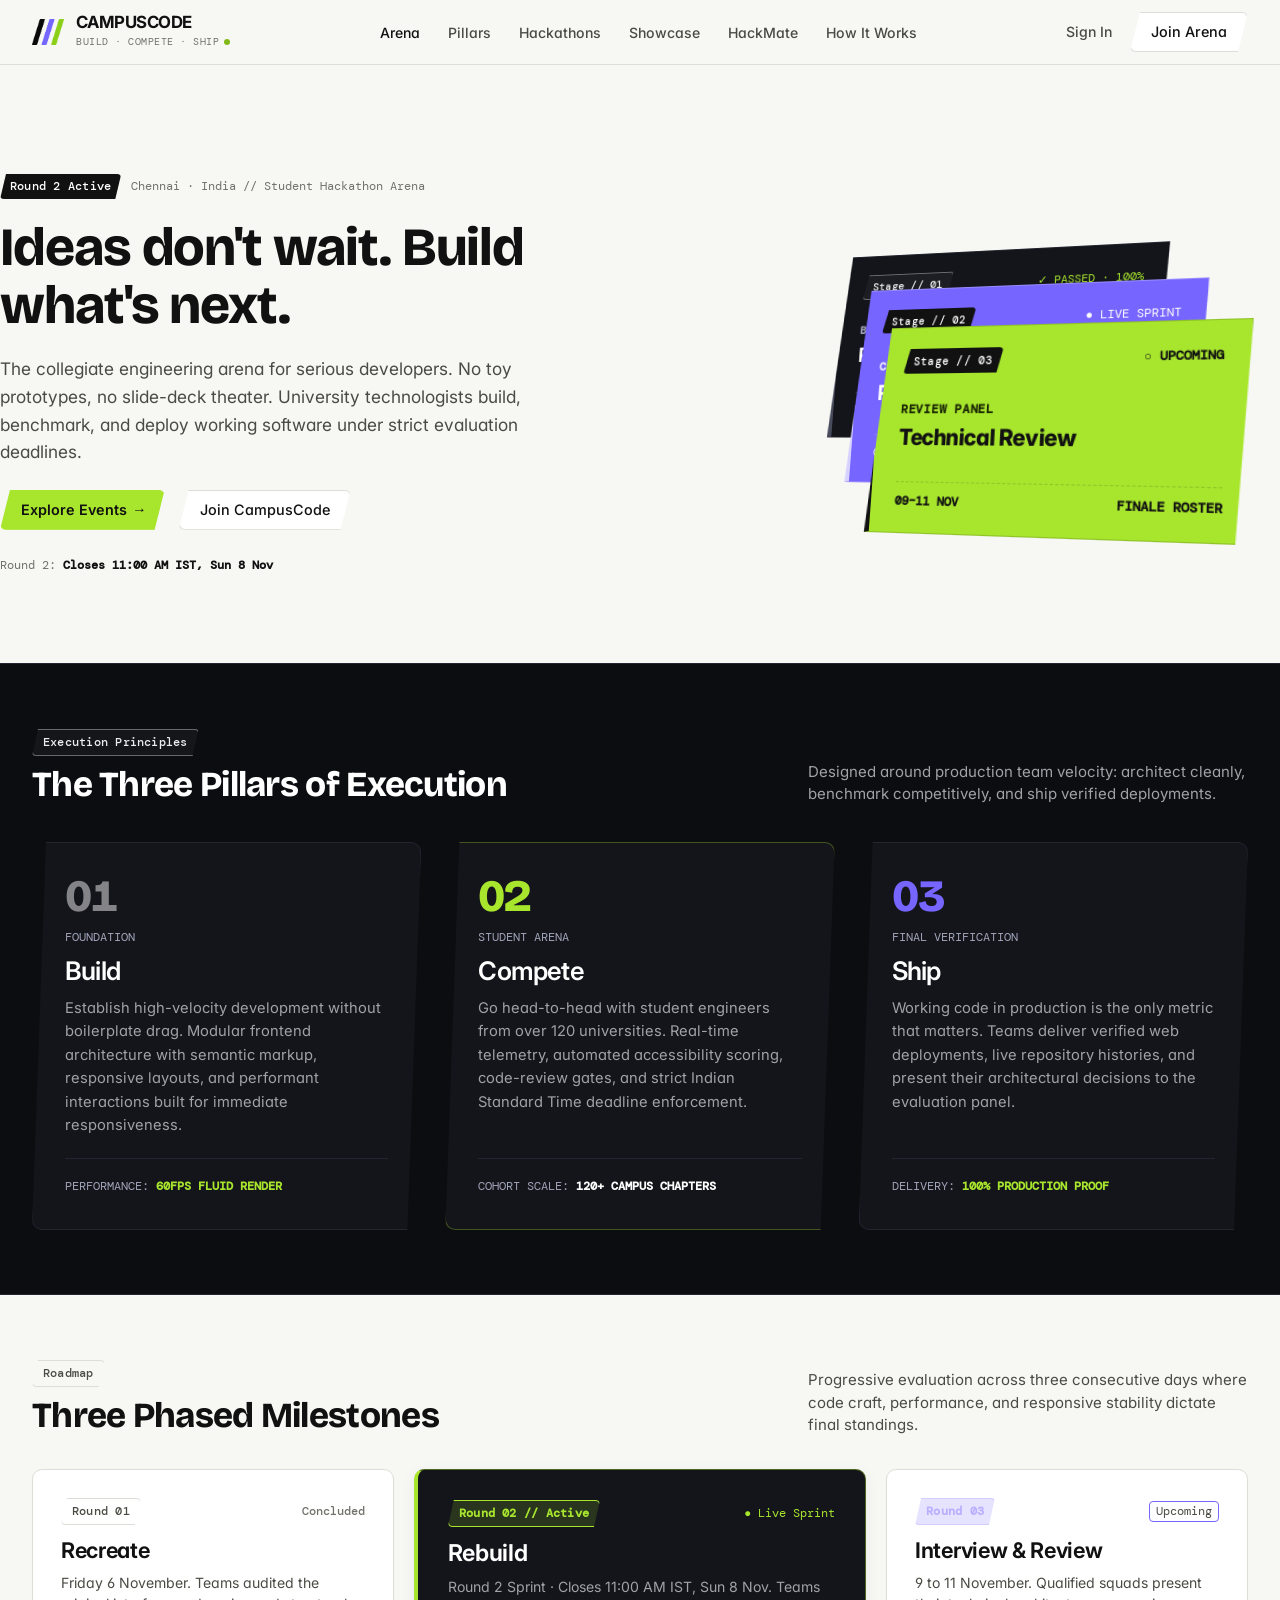
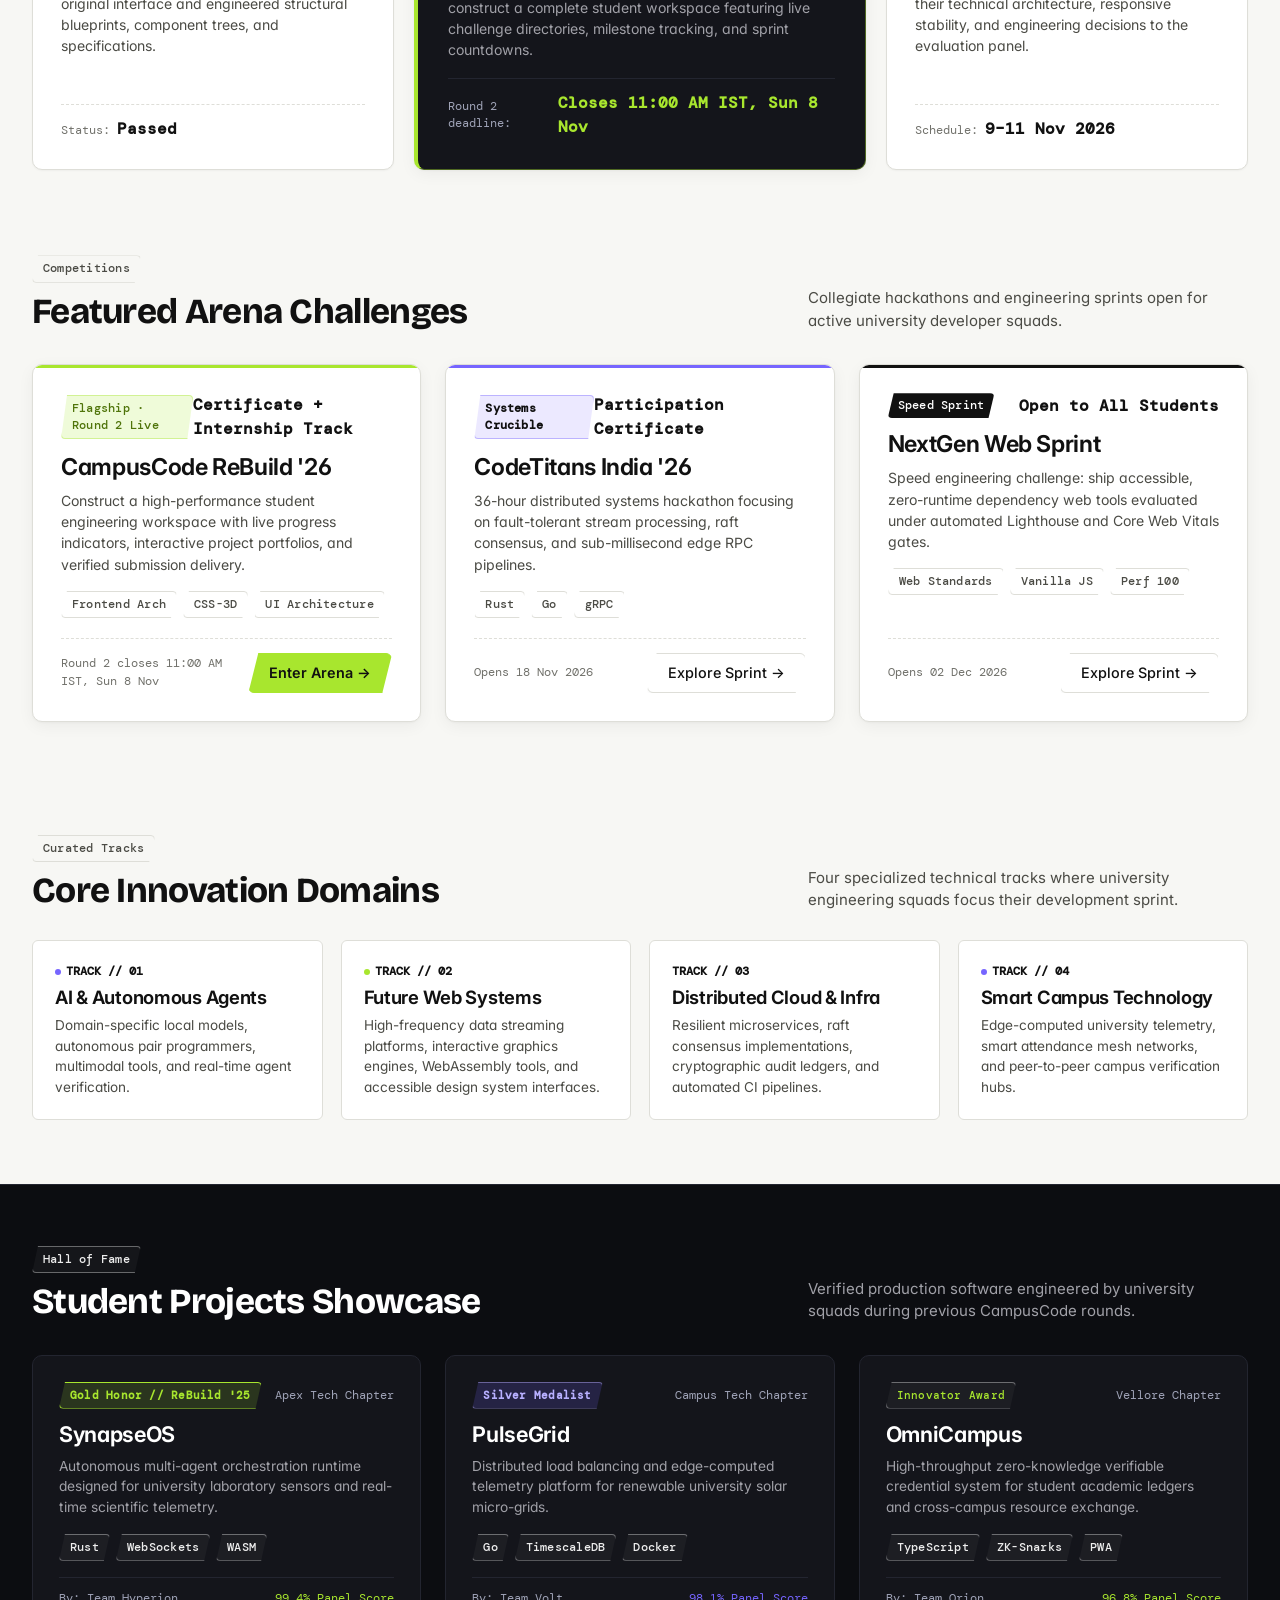
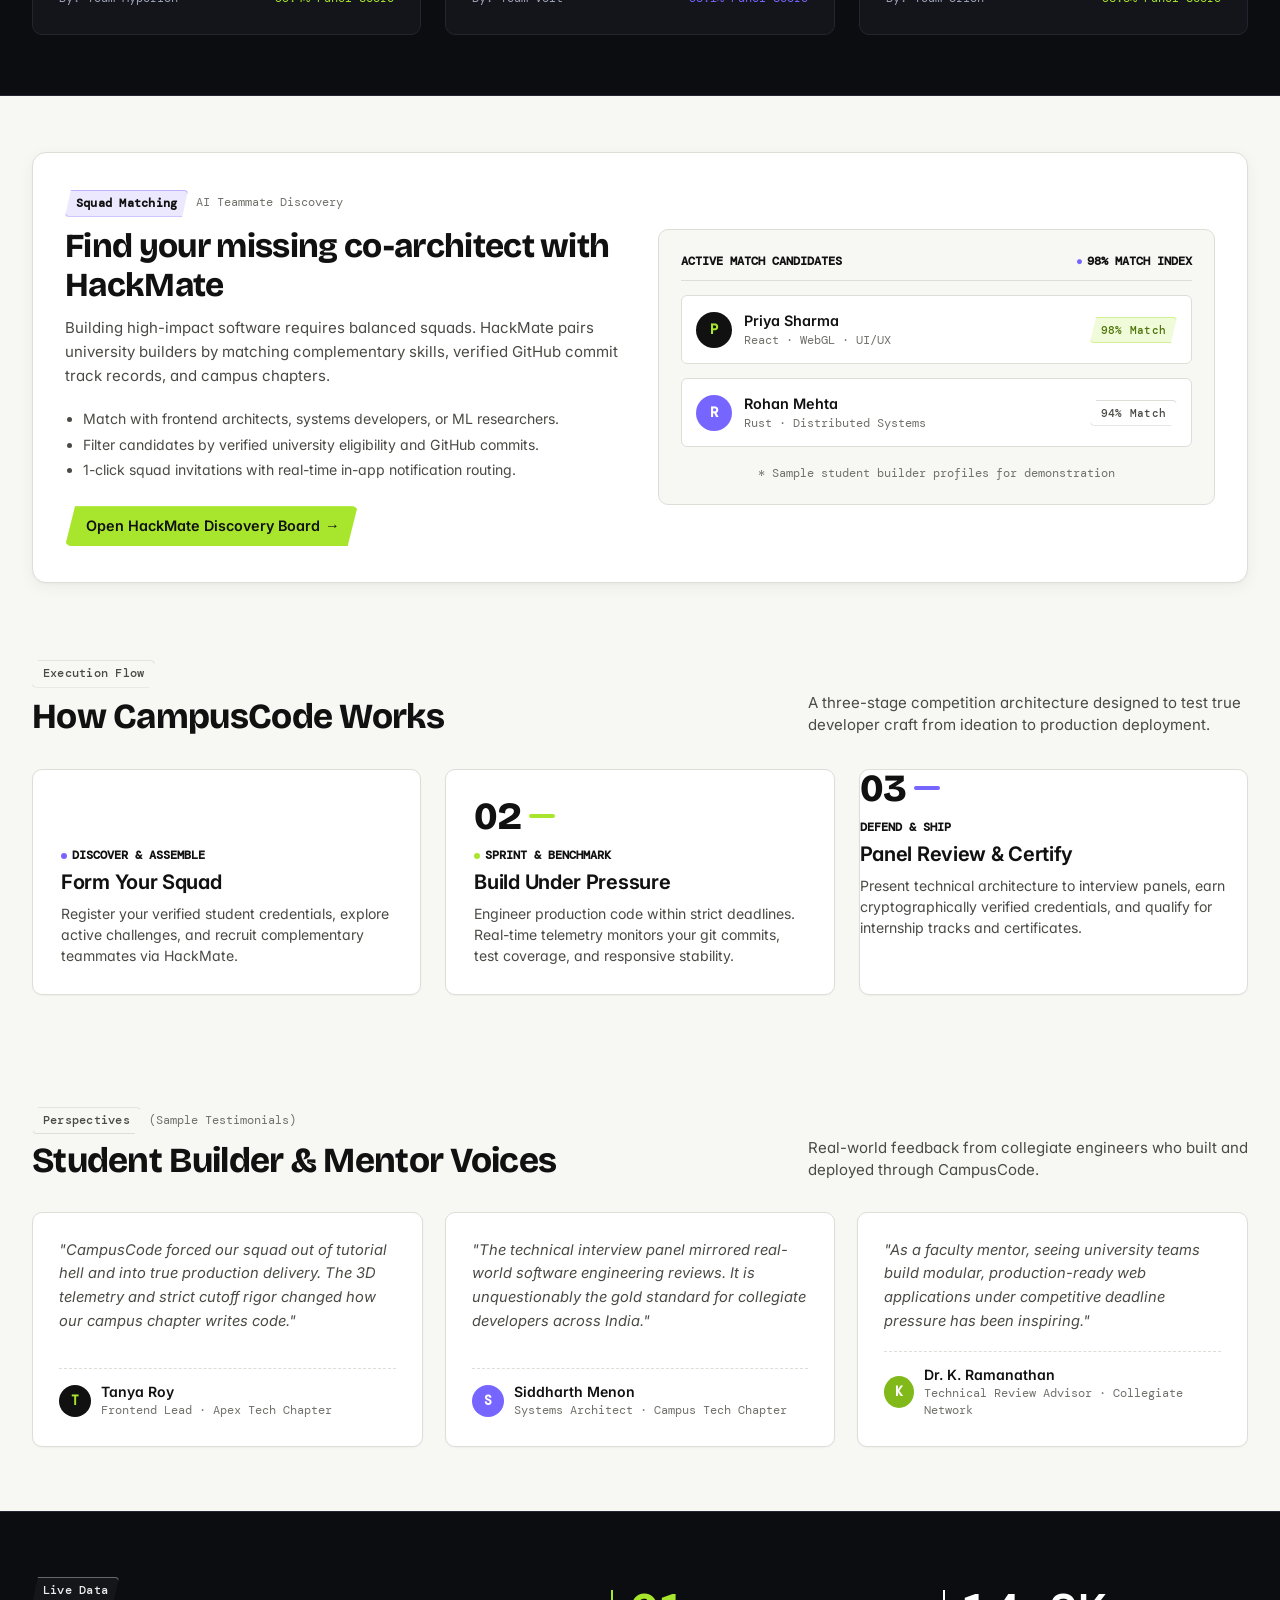
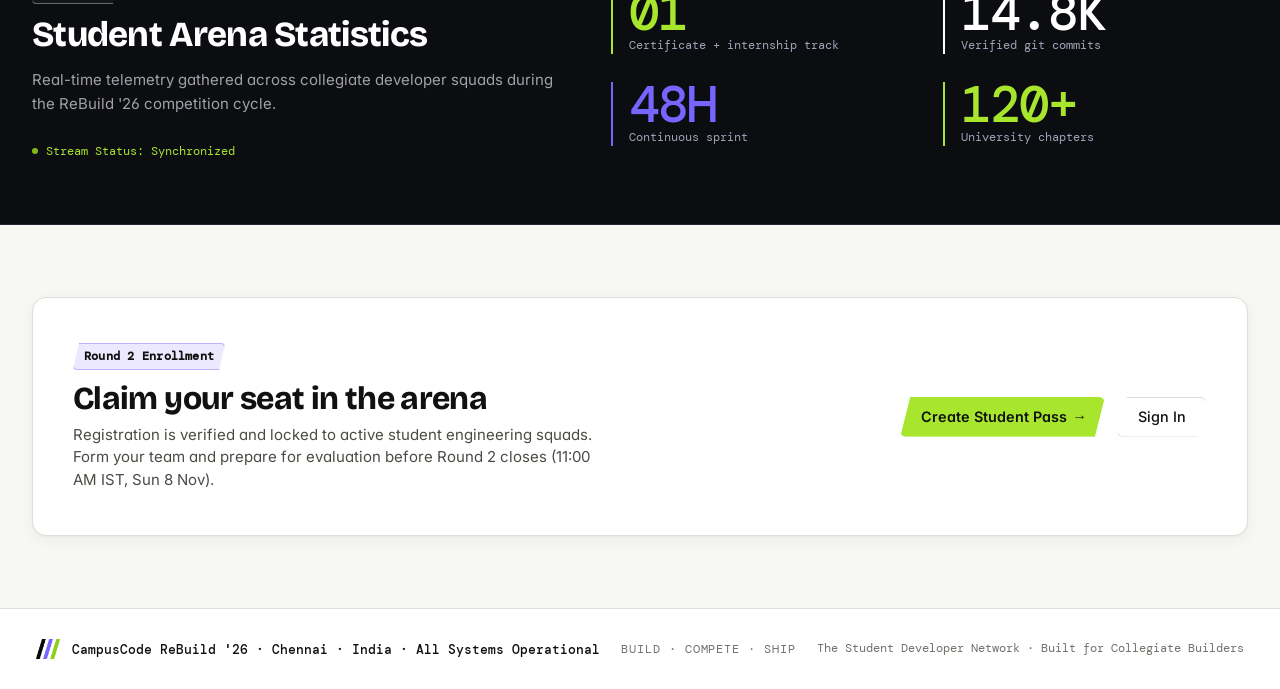
<file: index.html>
<!DOCTYPE html>
<html lang="en">
<head>
  <meta charset="UTF-8">
  <meta name="viewport" content="width=device-width, initial-scale=1.0">
  <title>CampusCode — ReBuild '26 Arena | Build · Compete · Ship</title>
  <meta name="description" content="CampusCode ReBuild '26 is the student hackathon arena. Join student engineering teams building high-impact software across three evaluation rounds.">
  <meta name="theme-color" content="#f7f7f4">
  <meta property="og:title" content="CampusCode — ReBuild '26 Arena | Build · Compete · Ship">
  <meta property="og:description" content="CampusCode ReBuild '26 is the student hackathon arena. Join student engineering teams building high-impact software across three evaluation rounds.">
  <meta property="og:image" content="assets/campuscode-logo.png">
  <meta property="og:type" content="website">
  
  <!-- Favicon & Authenticated Brand Asset -->
  <link rel="icon" type="image/png" href="assets/campuscode-logo.png">

  <!-- Typography: Google Fonts Bricolage Grotesque, Inter & DM Mono -->
  <link rel="preconnect" href="https://fonts.googleapis.com">
  <link rel="preconnect" href="https://fonts.gstatic.com" crossorigin>
  <link href="https://fonts.googleapis.com/css2?family=Bricolage+Grotesque:opsz,wght@12..96,500..800&display=swap" rel="stylesheet">
  <link href="https://fonts.googleapis.com/css2?family=DM+Mono:ital,wght@0,300;0,400;0,500;1,400&family=Inter:wght@400;500;600;700&display=swap" rel="stylesheet">

  <!-- Core Stylesheet -->
  <link rel="stylesheet" href="css/styles.css">

  <!-- Preemptive Zero-Chrome Notification & Dialog Interceptor -->
  <script>
    (function () {
      window.__campusToastQueue = window.__campusToastQueue || [];
      window.alert = function (msg) {
        var str = String(msg || "");
        var isSuccess = /renew|success|verified|approved|download/i.test(str);
        var isErr = /error|failed|invalid/i.test(str);
        var type = isErr ? 'error' : (isSuccess ? 'success' : 'info');
        if (typeof window.showCampusToast === 'function') {
          window.showCampusToast(str, type);
        } else {
          window.__campusToastQueue.push({ msg: str, type: type });
        }
      };
      window.confirm = function (msg) {
        if (typeof window.showCampusToast === 'function') {
          window.showCampusToast(String(msg || ""), 'info');
        } else {
          window.__campusToastQueue.push({ msg: String(msg || ""), type: 'info' });
        }
        return true;
      };
      window.prompt = function (msg, def) {
        if (typeof window.showCampusToast === 'function') {
          window.showCampusToast(String(msg || ""), 'info');
        } else {
          window.__campusToastQueue.push({ msg: String(msg || ""), type: 'info' });
        }
        return def || '';
      };
    })();
  </script>
</head>
<body>

  <!-- Top Sticky Navigation Bar -->
  <header class="site-header">
    <a href="index.html" class="brand-wrapper">
      <img src="assets/campuscode-logo.png" alt="CampusCode Authentic Brand Logo" class="brand-logo-img">
      <div class="brand-info">
        <span class="brand-name">CAMPUSCODE</span>
        <span class="brand-tagline-pill">
          BUILD · COMPETE · SHIP
          <span class="tagline-pulse-dot" aria-hidden="true"></span>
        </span>
      </div>
    </a>

    <nav aria-label="Main Navigation">
      <ul class="nav-links">
        <li><a href="#hero" class="nav-link active">Arena</a></li>
        <li><a href="#pillars" class="nav-link">Pillars</a></li>
        <li><a href="#hackathons" class="nav-link">Hackathons</a></li>
        <li><a href="#showcase" class="nav-link">Showcase</a></li>
        <li><a href="#hackmate" class="nav-link">HackMate</a></li>
        <li><a href="#how-it-works" class="nav-link">How It Works</a></li>
      </ul>
    </nav>

    <div class="header-actions" style="display: flex; align-items: center; gap: 18px;">
      <a href="login.html" class="nav-link" style="padding: 0; font-size: 0.88rem;">Sign In</a>
      <a href="register.html" class="btn btn-secondary btn-md">Join Arena</a>
    </div>
  </header>

  <main>
    <!-- ====================================================================
         BAND 1 (LIGHT): Asymmetric Hero Stage + Authentic Live Terminal Console
         ==================================================================== -->
    <section class="band-light" id="hero">
      <div class="band-container hero-asymmetric-stage">
        
        <!-- Left Editorial Copy -->
        <div class="hero-editorial-block">
          <div style="display: flex; align-items: center; gap: 10px; flex-wrap: wrap;">
            <span class="slash-badge slash-badge-black">Round 2 Active</span>
            <span class="mono" style="color: var(--text-muted); font-size: 0.78rem;">
              Chennai · India // Student Hackathon Arena
            </span>
          </div>

          <h1 class="hero-title-giant">
            Ideas don't wait. Build what's next.
          </h1>

          <p class="hero-lead-text">
            The collegiate engineering arena for serious developers. No toy prototypes, no slide-deck theater. University technologists build, benchmark, and deploy working software under strict evaluation deadlines.
          </p>

          <div style="display: flex; gap: 14px; align-items: center; flex-wrap: wrap; margin-top: 4px;">
            <a href="dashboard.html#events" class="btn btn-lime btn-md">
              <span>Explore Events</span>
              <span class="mono" aria-hidden="true">→</span>
            </a>
            <a href="register.html" class="btn btn-secondary btn-md">
              <span>Join CampusCode</span>
            </a>
          </div>

          <div class="mono" style="font-size: 0.76rem; color: var(--text-muted); margin-top: 6px;">
            Round 2: <strong style="color: var(--black);">Closes 11:00 AM IST, Sun 8 Nov</strong>
          </div>
        </div>

        <!-- Right Product Moment: 3D Stage of Three CSS-3D Slabs -->
        <div class="hero-stage-3d-wrapper" id="hero-stage-wrapper" aria-label="CampusCode ReBuild '26 3D Slabs">
          <div class="hero-stage-3d-viewport" id="hero-stage-viewport">
            <!-- Skewed CSS-3D Slab 1: Deep Ink Black (Base Depth) -->
            <div class="hero-slab hero-slab-black" id="slab-black" tabindex="0" role="region" aria-label="Stage 1 Slab: Recreate and Spec">
              <div class="slab-header-row">
                <span class="slash-badge slash-badge-ghost">Stage // 01</span>
                <span class="mono slab-status-text" style="color: var(--lime); font-size: 0.74rem;">✓ PASSED · 100%</span>
              </div>
              <div class="slab-content-core">
                <div class="mono slab-eyebrow" style="color: var(--text-on-black-muted); font-size: 0.76rem; font-weight: 600;">BLUEPRINT &amp; SPEC</div>
                <div class="slab-title-text" style="font-size: 1.32rem; font-weight: 700; color: #ffffff;">Recreate Framework</div>
              </div>
              <div class="slab-footer-row mono" style="font-size: 0.76rem; color: #d0d1db; display: flex; justify-content: space-between;">
                <span>FRI 06 NOV</span>
                <span>TEAM STARK (APEX TECH)</span>
              </div>
            </div>

            <!-- Skewed CSS-3D Slab 2: Brand Purple (Middle Depth) -->
            <div class="hero-slab hero-slab-purple" id="slab-purple" tabindex="0" role="region" aria-label="Stage 2 Slab: Rebuild Sprint">
              <div class="slab-header-row">
                <span class="slash-badge slash-badge-black" style="font-size: 0.68rem;">Stage // 02</span>
                <span class="mono slab-status-text" style="color: #ffffff; font-size: 0.74rem;">● LIVE SPRINT</span>
              </div>
              <div class="slab-content-core">
                <div class="mono slab-eyebrow" style="color: rgba(255, 255, 255, 0.9); font-size: 0.76rem; font-weight: 600;">CURRENT EVALUATION</div>
                <div class="slab-title-text" style="font-size: 1.32rem; font-weight: 700; color: #ffffff;">Rebuild Crucible</div>
              </div>
              <div class="slab-footer-row mono" style="font-size: 0.76rem; color: #ffffff; display: flex; justify-content: space-between;">
                <span>Closes 11:00 AM IST, Sun 8 Nov</span>
                <span>ID: #CC-8842</span>
              </div>
            </div>

            <!-- Skewed CSS-3D Slab 3: Sharp Lime (Foreground Depth) -->
            <div class="hero-slab hero-slab-lime" id="slab-lime" tabindex="0" role="region" aria-label="Stage 3 Slab: Technical Review">
              <div class="slab-header-row">
                <span class="slash-badge slash-badge-black" style="font-size: 0.68rem;">Stage // 03</span>
                <span class="mono slab-status-text" style="color: #111111; font-weight: 600; font-size: 0.74rem;">○ UPCOMING</span>
              </div>
              <div class="slab-content-core">
                <div class="mono slab-eyebrow" style="color: #1a2603; font-size: 0.76rem; font-weight: 700;">REVIEW PANEL</div>
                <div class="slab-title-text" style="font-size: 1.32rem; font-weight: 800; color: var(--black);">Technical Review</div>
              </div>
              <div class="slab-footer-row mono" style="font-size: 0.76rem; color: #111111; font-weight: 600; display: flex; justify-content: space-between;">
                <span>09–11 NOV</span>
                <span>FINALE ROSTER</span>
              </div>
            </div>
          </div>
        </div>

      </div>
    </section>

    <!-- ====================================================================
         BAND 2 (DEEP INK BLACK): Three Pillars of Execution
         ==================================================================== -->
    <section class="band-black" id="pillars">
      <div class="band-container">
        <div style="display: flex; justify-content: space-between; align-items: flex-end; margin-bottom: 36px; flex-wrap: wrap; gap: 20px;">
          <div>
            <span class="slash-badge slash-badge-ghost" style="margin-bottom: 8px;">Execution Principles</span>
            <h2 style="font-size: 2.2rem; color: #ffffff;">The Three Pillars of Execution</h2>
          </div>
          <p style="color: var(--text-on-black-secondary); max-width: 440px; font-size: 0.94rem;">
            Designed around production team velocity: architect cleanly, benchmark competitively, and ship verified deployments.
          </p>
        </div>

        <div class="pillar-asymmetric-row">
          <!-- Pillar 1 -->
          <article class="pillar-monolith-card">
            <div>
              <div class="display-numeral-giant numeral-stroke" style="font-size: 2.8rem; margin-bottom: 12px;">01</div>
              <div class="pillar-lead-tag">FOUNDATION</div>
              <h3 class="pillar-title-large">Build</h3>
              <p class="pillar-body-text">
                Establish high-velocity development without boilerplate drag. Modular frontend architecture with semantic markup, responsive layouts, and performant interactions built for immediate responsiveness.
              </p>
            </div>
            <div style="border-top: 1px solid var(--black-border); padding-top: 14px; margin-top: 20px;" class="mono">
              <span style="font-size: 0.72rem; color: var(--text-on-black-muted);">PERFORMANCE: </span>
              <strong style="color: var(--lime); font-size: 0.78rem;">60FPS FLUID RENDER</strong>
            </div>
          </article>

          <!-- Pillar 2 -->
          <article class="pillar-monolith-card" style="border-color: rgba(168, 230, 46, 0.3);">
            <div>
              <div class="display-numeral-giant numeral-lime" style="font-size: 2.8rem; margin-bottom: 12px;">02</div>
              <div class="pillar-lead-tag">STUDENT ARENA</div>
              <h3 class="pillar-title-large">Compete</h3>
              <p class="pillar-body-text">
                Go head-to-head with student engineers from over 120 universities. Real-time telemetry, automated accessibility scoring, code-review gates, and strict Indian Standard Time deadline enforcement.
              </p>
            </div>
            <div style="border-top: 1px solid var(--black-border); padding-top: 14px; margin-top: 20px;" class="mono">
              <span style="font-size: 0.72rem; color: var(--text-on-black-muted);">COHORT SCALE: </span>
              <strong style="color: #ffffff; font-size: 0.78rem;">120+ CAMPUS CHAPTERS</strong>
            </div>
          </article>

          <!-- Pillar 3 -->
          <article class="pillar-monolith-card">
            <div>
              <div class="display-numeral-giant numeral-purple" style="font-size: 2.8rem; margin-bottom: 12px;">03</div>
              <div class="pillar-lead-tag">FINAL VERIFICATION</div>
              <h3 class="pillar-title-large">Ship</h3>
              <p class="pillar-body-text">
                Working code in production is the only metric that matters. Teams deliver verified web deployments, live repository histories, and present their architectural decisions to the evaluation panel.
              </p>
            </div>
            <div style="border-top: 1px solid var(--black-border); padding-top: 14px; margin-top: 20px;" class="mono">
              <span style="font-size: 0.72rem; color: var(--text-on-black-muted);">DELIVERY: </span>
              <strong style="color: var(--lime); font-size: 0.78rem;">100% PRODUCTION PROOF</strong>
            </div>
          </article>
        </div>
      </div>
    </section>

    <!-- ====================================================================
         BAND 3 (LIGHT): Evaluation Milestones
         ==================================================================== -->
    <section class="band-light" id="rounds">
      <div class="band-container">
        <div style="display: flex; justify-content: space-between; align-items: flex-end; margin-bottom: 32px; flex-wrap: wrap; gap: 16px;">
          <div>
            <span class="slash-badge slash-badge-ghost" style="margin-bottom: 8px;">Roadmap</span>
            <h2 style="font-size: 2.2rem;">Three Phased Milestones</h2>
          </div>
          <p style="color: var(--text-secondary); max-width: 440px; font-size: 0.94rem;">
            Progressive evaluation across three consecutive days where code craft, performance, and responsive stability dictate final standings.
          </p>
        </div>

        <div class="rounds-summary-grid">
          
          <!-- Round 1 -->
          <article style="background: var(--white); border: 1px solid var(--hairline); border-radius: var(--radius-md); padding: 28px; display: flex; flex-direction: column; justify-content: space-between; box-shadow: var(--shadow-sm);">
            <div>
              <div style="display: flex; justify-content: space-between; align-items: center; margin-bottom: 12px;">
                <span class="slash-badge slash-badge-ghost">Round 01</span>
                <span class="mono" style="font-size: 0.72rem; color: var(--text-muted); font-weight: 500;">Concluded</span>
              </div>
              <h3 style="font-size: 1.35rem; margin-bottom: 8px;">Recreate</h3>
              <p style="font-size: 0.88rem; color: var(--text-secondary); line-height: 1.5;">
                Friday 6 November. Teams audited the original interface and engineered structural blueprints, component trees, and specifications.
              </p>
            </div>
            <div style="border-top: 1px dashed var(--hairline); padding-top: 12px; margin-top: 18px;" class="mono">
              <span style="font-size: 0.72rem; color: var(--text-muted);">Status: </span>
              <strong style="color: var(--black);">Passed</strong>
            </div>
          </article>

          <!-- Round 2 (ACTIVE) -->
          <article style="background: var(--black-surface); color: var(--text-on-black); border: 1px solid rgba(168, 230, 46, 0.4); border-left: 4px solid var(--lime); border-radius: var(--radius-md); padding: 30px; display: flex; flex-direction: column; justify-content: space-between; box-shadow: var(--shadow-card);">
            <div>
              <div style="display: flex; justify-content: space-between; align-items: center; margin-bottom: 12px;">
                <span class="slash-badge slash-badge-lime">Round 02 // Active</span>
                <span class="mono" style="font-size: 0.72rem; color: var(--lime);">● Live Sprint</span>
              </div>
              <h3 style="font-size: 1.45rem; color: #ffffff; margin-bottom: 8px;">Rebuild</h3>
              <p style="font-size: 0.88rem; color: var(--text-on-black-secondary); line-height: 1.5;">
                Round 2 Sprint · Closes 11:00 AM IST, Sun 8 Nov. Teams construct a complete student workspace featuring live challenge directories, milestone tracking, and sprint countdowns.
              </p>
            </div>
            <div style="border-top: 1px solid var(--black-border); padding-top: 12px; margin-top: 18px; display: flex; justify-content: space-between; align-items: center;" class="mono">
              <span style="font-size: 0.72rem; color: var(--text-on-black-muted);">Round 2 deadline:</span>
              <strong style="color: var(--lime);">Closes 11:00 AM IST, Sun 8 Nov</strong>
            </div>
          </article>

          <!-- Round 3 -->
          <article style="background: var(--white); border: 1px solid var(--hairline); border-radius: var(--radius-md); padding: 28px; display: flex; flex-direction: column; justify-content: space-between; box-shadow: var(--shadow-sm);">
            <div>
              <div style="display: flex; justify-content: space-between; align-items: center; margin-bottom: 12px;">
                <span class="slash-badge slash-badge-purple">Round 03</span>
                <span class="mono" style="font-size: 0.72rem; color: var(--text-secondary); border: 1px solid var(--purple); border-radius: var(--radius-xs); padding: 1px 6px;">Upcoming</span>
              </div>
              <h3 style="font-size: 1.35rem; margin-bottom: 8px;">Interview &amp; Review</h3>
              <p style="font-size: 0.88rem; color: var(--text-secondary); line-height: 1.5;">
                9 to 11 November. Qualified squads present their technical architecture, responsive stability, and engineering decisions to the evaluation panel.
              </p>
            </div>
            <div style="border-top: 1px dashed var(--hairline); padding-top: 12px; margin-top: 18px;" class="mono">
              <span style="font-size: 0.72rem; color: var(--text-muted);">Schedule: </span>
              <strong style="color: var(--black);">9–11 Nov 2026</strong>
            </div>
          </article>

        </div>
      </div>
    </section>

    <!-- ====================================================================
         BAND 4 (LIGHT): Featured Arena Challenges
         ==================================================================== -->
    <section class="band-light" id="hackathons" style="padding-top: 20px;">
      <div class="band-container">
        <div style="display: flex; justify-content: space-between; align-items: flex-end; margin-bottom: 32px; flex-wrap: wrap; gap: 16px;">
          <div>
            <span class="slash-badge slash-badge-ghost" style="margin-bottom: 8px;">Competitions</span>
            <h2 style="font-size: 2.2rem;">Featured Arena Challenges</h2>
          </div>
          <p style="color: var(--text-secondary); max-width: 440px; font-size: 0.94rem;">
            Collegiate hackathons and engineering sprints open for active university developer squads.
          </p>
        </div>

        <div style="display: grid; grid-template-columns: repeat(auto-fit, minmax(300px, 1fr)); gap: 24px;">
          
          <!-- Hackathon 1: ReBuild '26 -->
          <article style="background: var(--white); border: 1px solid var(--hairline); border-radius: var(--radius-md); padding: 28px; display: flex; flex-direction: column; justify-content: space-between; box-shadow: var(--shadow-card); position: relative; overflow: hidden;">
            <div style="position: absolute; top: 0; left: 0; right: 0; height: 3px; background: var(--lime);"></div>
            <div>
              <div style="display: flex; justify-content: space-between; align-items: center; margin-bottom: 12px;">
                <span class="slash-badge slash-badge-lime">Flagship · Round 2 Live</span>
                <span class="mono" style="font-weight: 600; color: var(--black);">Certificate + Internship Track</span>
              </div>
              <h3 style="font-size: 1.45rem; margin-bottom: 8px;">CampusCode ReBuild '26</h3>
              <p style="font-size: 0.88rem; color: var(--text-secondary); line-height: 1.5; margin-bottom: 16px;">
                Construct a high-performance student engineering workspace with live progress indicators, interactive project portfolios, and verified submission delivery.
              </p>
              <div style="display: flex; gap: 6px; flex-wrap: wrap; margin-bottom: 20px;">
                <span class="slash-badge slash-badge-ghost">Frontend Arch</span>
                <span class="slash-badge slash-badge-ghost">CSS-3D</span>
                <span class="slash-badge slash-badge-ghost">UI Architecture</span>
              </div>
            </div>
            <div style="border-top: 1px dashed var(--hairline); padding-top: 14px; display: flex; justify-content: space-between; align-items: center;" class="mono">
              <span style="font-size: 0.74rem; color: var(--text-muted);">Round 2 closes 11:00 AM IST, Sun 8 Nov</span>
              <a href="dashboard.html#events" class="btn btn-lime btn-md">Enter Arena →</a>
            </div>
          </article>

          <!-- Hackathon 2: CodeTitans India '26 -->
          <article style="background: var(--white); border: 1px solid var(--hairline); border-radius: var(--radius-md); padding: 28px; display: flex; flex-direction: column; justify-content: space-between; box-shadow: var(--shadow-card); position: relative; overflow: hidden;">
            <div style="position: absolute; top: 0; left: 0; right: 0; height: 3px; background: var(--purple);"></div>
            <div>
              <div style="display: flex; justify-content: space-between; align-items: center; margin-bottom: 12px;">
                <span class="slash-badge slash-badge-purple">Systems Crucible</span>
                <span class="mono" style="font-weight: 600; color: var(--black);">Participation Certificate</span>
              </div>
              <h3 style="font-size: 1.45rem; margin-bottom: 8px;">CodeTitans India '26</h3>
              <p style="font-size: 0.88rem; color: var(--text-secondary); line-height: 1.5; margin-bottom: 16px;">
                36-hour distributed systems hackathon focusing on fault-tolerant stream processing, raft consensus, and sub-millisecond edge RPC pipelines.
              </p>
              <div style="display: flex; gap: 6px; flex-wrap: wrap; margin-bottom: 20px;">
                <span class="slash-badge slash-badge-ghost">Rust</span>
                <span class="slash-badge slash-badge-ghost">Go</span>
                <span class="slash-badge slash-badge-ghost">gRPC</span>
              </div>
            </div>
            <div style="border-top: 1px dashed var(--hairline); padding-top: 14px; display: flex; justify-content: space-between; align-items: center;" class="mono">
              <span style="font-size: 0.74rem; color: var(--text-muted);">Opens 18 Nov 2026</span>
              <a href="dashboard.html#events" class="btn btn-secondary btn-md">Explore Sprint →</a>
            </div>
          </article>

          <!-- Hackathon 3: NextGen Web Sprint -->
          <article style="background: var(--white); border: 1px solid var(--hairline); border-radius: var(--radius-md); padding: 28px; display: flex; flex-direction: column; justify-content: space-between; box-shadow: var(--shadow-card); position: relative; overflow: hidden;">
            <div style="position: absolute; top: 0; left: 0; right: 0; height: 3px; background: var(--black);"></div>
            <div>
              <div style="display: flex; justify-content: space-between; align-items: center; margin-bottom: 12px;">
                <span class="slash-badge slash-badge-black">Speed Sprint</span>
                <span class="mono" style="font-weight: 600; color: var(--black);">Open to All Students</span>
              </div>
              <h3 style="font-size: 1.45rem; margin-bottom: 8px;">NextGen Web Sprint</h3>
              <p style="font-size: 0.88rem; color: var(--text-secondary); line-height: 1.5; margin-bottom: 16px;">
                Speed engineering challenge: ship accessible, zero-runtime dependency web tools evaluated under automated Lighthouse and Core Web Vitals gates.
              </p>
              <div style="display: flex; gap: 6px; flex-wrap: wrap; margin-bottom: 20px;">
                <span class="slash-badge slash-badge-ghost">Web Standards</span>
                <span class="slash-badge slash-badge-ghost">Vanilla JS</span>
                <span class="slash-badge slash-badge-ghost">Perf 100</span>
              </div>
            </div>
            <div style="border-top: 1px dashed var(--hairline); padding-top: 14px; display: flex; justify-content: space-between; align-items: center;" class="mono">
              <span style="font-size: 0.74rem; color: var(--text-muted);">Opens 02 Dec 2026</span>
              <a href="dashboard.html#events" class="btn btn-secondary btn-md">Explore Sprint →</a>
            </div>
          </article>

        </div>
      </div>
    </section>

    <!-- ====================================================================
         BAND 5 (LIGHT): Innovation Domains & Categories
         ==================================================================== -->
    <section class="band-light" id="categories" style="padding-top: 48px;">
      <div class="band-container">
        <div style="display: flex; justify-content: space-between; align-items: flex-end; margin-bottom: 28px; flex-wrap: wrap; gap: 16px;">
          <div>
            <span class="slash-badge slash-badge-ghost" style="margin-bottom: 8px;">Curated Tracks</span>
            <h2 style="font-size: 2.2rem;">Core Innovation Domains</h2>
          </div>
          <p style="color: var(--text-secondary); max-width: 440px; font-size: 0.94rem;">
            Four specialized technical tracks where university engineering squads focus their development sprint.
          </p>
        </div>

        <div style="display: grid; grid-template-columns: repeat(auto-fit, minmax(240px, 1fr)); gap: 18px;">
          <div style="background: var(--white); border: 1px solid var(--hairline); border-radius: var(--radius-sm); padding: 22px;">
            <div class="mono" style="font-size: 0.74rem; color: #111111; font-weight: 600; margin-bottom: 6px;"><span style="display: inline-block; width: 6px; height: 6px; border-radius: 50%; background: var(--purple); margin-right: 5px;"></span>TRACK // 01</div>
            <h3 style="font-size: 1.15rem; margin-bottom: 6px;">AI &amp; Autonomous Agents</h3>
            <p style="font-size: 0.85rem; color: var(--text-secondary); line-height: 1.5;">
              Domain-specific local models, autonomous pair programmers, multimodal tools, and real-time agent verification.
            </p>
          </div>
          <div style="background: var(--white); border: 1px solid var(--hairline); border-radius: var(--radius-sm); padding: 22px;">
            <div class="mono" style="font-size: 0.74rem; color: #111111; font-weight: 600; margin-bottom: 6px;"><span style="display: inline-block; width: 6px; height: 6px; border-radius: 50%; background: var(--lime); margin-right: 5px;"></span>TRACK // 02</div>
            <h3 style="font-size: 1.15rem; margin-bottom: 6px;">Future Web Systems</h3>
            <p style="font-size: 0.85rem; color: var(--text-secondary); line-height: 1.5;">
              High-frequency data streaming platforms, interactive graphics engines, WebAssembly tools, and accessible design system interfaces.
            </p>
          </div>
          <div style="background: var(--white); border: 1px solid var(--hairline); border-radius: var(--radius-sm); padding: 22px;">
            <div class="mono" style="font-size: 0.74rem; color: var(--black); font-weight: 600; margin-bottom: 6px;">TRACK // 03</div>
            <h3 style="font-size: 1.15rem; margin-bottom: 6px;">Distributed Cloud &amp; Infra</h3>
            <p style="font-size: 0.85rem; color: var(--text-secondary); line-height: 1.5;">
              Resilient microservices, raft consensus implementations, cryptographic audit ledgers, and automated CI pipelines.
            </p>
          </div>
          <div style="background: var(--white); border: 1px solid var(--hairline); border-radius: var(--radius-sm); padding: 22px;">
            <div class="mono" style="font-size: 0.74rem; color: #111111; font-weight: 600; margin-bottom: 6px;"><span style="display: inline-block; width: 6px; height: 6px; border-radius: 50%; background: var(--purple); margin-right: 5px;"></span>TRACK // 04</div>
            <h3 style="font-size: 1.15rem; margin-bottom: 6px;">Smart Campus Technology</h3>
            <p style="font-size: 0.85rem; color: var(--text-secondary); line-height: 1.5;">
              Edge-computed university telemetry, smart attendance mesh networks, and peer-to-peer campus verification hubs.
            </p>
          </div>
        </div>
      </div>
    </section>

    <!-- ====================================================================
         BAND 6 (DEEP INK BLACK): Student Projects Showcase (Hall of Fame)
         ==================================================================== -->
    <section class="band-black" id="showcase" style="padding: 60px 0;">
      <div class="band-container">
        <div style="display: flex; justify-content: space-between; align-items: flex-end; margin-bottom: 32px; flex-wrap: wrap; gap: 16px;">
          <div>
            <span class="slash-badge slash-badge-ghost" style="margin-bottom: 8px;">Hall of Fame</span>
            <h2 style="font-size: 2.2rem; color: #ffffff;">Student Projects Showcase</h2>
          </div>
          <p style="color: var(--text-on-black-secondary); max-width: 440px; font-size: 0.94rem;">
            Verified production software engineered by university squads during previous CampusCode rounds.
          </p>
        </div>

        <div style="display: grid; grid-template-columns: repeat(auto-fit, minmax(310px, 1fr)); gap: 24px;">
          
          <!-- Project 1 -->
          <article style="background: var(--black-surface); border: 1px solid var(--black-border); border-radius: var(--radius-md); padding: 26px; display: flex; flex-direction: column; justify-content: space-between;">
            <div>
              <div style="display: flex; justify-content: space-between; align-items: center; margin-bottom: 12px;">
                <span class="slash-badge slash-badge-lime" style="font-size: 0.7rem;">Gold Honor // ReBuild '25</span>
                <span class="mono" style="font-size: 0.72rem; color: var(--text-on-black-muted);">Apex Tech Chapter</span>
              </div>
              <h3 style="font-size: 1.35rem; color: #ffffff; margin-bottom: 8px;">SynapseOS</h3>
              <p style="font-size: 0.86rem; color: var(--text-on-black-secondary); line-height: 1.5; margin-bottom: 16px;">
                Autonomous multi-agent orchestration runtime designed for university laboratory sensors and real-time scientific telemetry.
              </p>
              <div style="display: flex; gap: 6px; flex-wrap: wrap; margin-bottom: 16px;">
                <span class="slash-badge slash-badge-ghost">Rust</span>
                <span class="slash-badge slash-badge-ghost">WebSockets</span>
                <span class="slash-badge slash-badge-ghost">WASM</span>
              </div>
            </div>
            <div style="border-top: 1px solid var(--black-border); padding-top: 12px; display: flex; justify-content: space-between; align-items: center;" class="mono">
              <span style="font-size: 0.72rem; color: var(--text-on-black-muted);">By: Team Hyperion</span>
              <span style="font-size: 0.74rem; color: var(--lime);">99.4% Panel Score</span>
            </div>
          </article>

          <!-- Project 2 -->
          <article style="background: var(--black-surface); border: 1px solid var(--black-border); border-radius: var(--radius-md); padding: 26px; display: flex; flex-direction: column; justify-content: space-between;">
            <div>
              <div style="display: flex; justify-content: space-between; align-items: center; margin-bottom: 12px;">
                <span class="slash-badge slash-badge-purple" style="font-size: 0.7rem;">Silver Medalist</span>
                <span class="mono" style="font-size: 0.72rem; color: var(--text-on-black-muted);">Campus Tech Chapter</span>
              </div>
              <h3 style="font-size: 1.35rem; color: #ffffff; margin-bottom: 8px;">PulseGrid</h3>
              <p style="font-size: 0.86rem; color: var(--text-on-black-secondary); line-height: 1.5; margin-bottom: 16px;">
                Distributed load balancing and edge-computed telemetry platform for renewable university solar micro-grids.
              </p>
              <div style="display: flex; gap: 6px; flex-wrap: wrap; margin-bottom: 16px;">
                <span class="slash-badge slash-badge-ghost">Go</span>
                <span class="slash-badge slash-badge-ghost">TimescaleDB</span>
                <span class="slash-badge slash-badge-ghost">Docker</span>
              </div>
            </div>
            <div style="border-top: 1px solid var(--black-border); padding-top: 12px; display: flex; justify-content: space-between; align-items: center;" class="mono">
              <span style="font-size: 0.72rem; color: var(--text-on-black-muted);">By: Team Volt</span>
              <span style="font-size: 0.74rem; color: var(--purple);">98.1% Panel Score</span>
            </div>
          </article>

          <!-- Project 3 -->
          <article style="background: var(--black-surface); border: 1px solid var(--black-border); border-radius: var(--radius-md); padding: 26px; display: flex; flex-direction: column; justify-content: space-between;">
            <div>
              <div style="display: flex; justify-content: space-between; align-items: center; margin-bottom: 12px;">
                <span class="slash-badge slash-badge-ghost" style="color: var(--lime); font-size: 0.7rem;">Innovator Award</span>
                <span class="mono" style="font-size: 0.72rem; color: var(--text-on-black-muted);">Vellore Chapter</span>
              </div>
              <h3 style="font-size: 1.35rem; color: #ffffff; margin-bottom: 8px;">OmniCampus</h3>
              <p style="font-size: 0.86rem; color: var(--text-on-black-secondary); line-height: 1.5; margin-bottom: 16px;">
                High-throughput zero-knowledge verifiable credential system for student academic ledgers and cross-campus resource exchange.
              </p>
              <div style="display: flex; gap: 6px; flex-wrap: wrap; margin-bottom: 16px;">
                <span class="slash-badge slash-badge-ghost">TypeScript</span>
                <span class="slash-badge slash-badge-ghost">ZK-Snarks</span>
                <span class="slash-badge slash-badge-ghost">PWA</span>
              </div>
            </div>
            <div style="border-top: 1px solid var(--black-border); padding-top: 12px; display: flex; justify-content: space-between; align-items: center;" class="mono">
              <span style="font-size: 0.72rem; color: var(--text-on-black-muted);">By: Team Orion</span>
              <span style="font-size: 0.74rem; color: var(--lime);">96.8% Panel Score</span>
            </div>
          </article>

        </div>
      </div>
    </section>

    <!-- ====================================================================
         BAND 7 (LIGHT): HackMate — Intelligent Squad Matching
         ==================================================================== -->
    <section class="band-light" id="hackmate" style="padding: 56px 0;">
      <div class="band-container">
        <div class="hackmate-split-banner">
          <div>
            <div style="display: inline-flex; align-items: center; gap: 8px; margin-bottom: 10px;">
              <span class="slash-badge slash-badge-purple">Squad Matching</span>
              <span class="mono" style="font-size: 0.74rem; color: var(--text-muted);">AI Teammate Discovery</span>
            </div>
            <h2 style="font-size: 2.1rem; margin-bottom: 10px;">Find your missing co-architect with HackMate</h2>
            <p style="font-size: 0.94rem; color: var(--text-secondary); line-height: 1.6; margin-bottom: 18px;">
              Building high-impact software requires balanced squads. HackMate pairs university builders by matching complementary skills, verified GitHub commit track records, and campus chapters.
            </p>
            <ul style="font-size: 0.88rem; color: var(--text-secondary); padding-left: 18px; line-height: 1.8; margin-bottom: 24px;">
              <li>Match with frontend architects, systems developers, or ML researchers.</li>
              <li>Filter candidates by verified university eligibility and GitHub commits.</li>
              <li>1-click squad invitations with real-time in-app notification routing.</li>
            </ul>
            <a href="dashboard.html#hackmate" class="btn btn-lime btn-md">
              <span>Open HackMate Discovery Board</span>
              <span class="mono" aria-hidden="true">→</span>
            </a>
          </div>

          <!-- Interactive HackMate Visual Sample -->
          <div style="background: var(--canvas); border: 1px solid var(--hairline); border-radius: var(--radius-md); padding: 22px; display: flex; flex-direction: column; gap: 14px;">
            <div style="display: flex; justify-content: space-between; align-items: center; border-bottom: 1px solid var(--hairline); padding-bottom: 10px;" class="mono">
              <span style="font-size: 0.75rem; color: var(--black); font-weight: 600;">ACTIVE MATCH CANDIDATES</span>
              <span style="font-size: 0.72rem; color: #111111; font-weight: 600;"><span style="color: var(--purple); margin-right: 4px;">●</span>98% MATCH INDEX</span>
            </div>

            <!-- Profile 1 Preview -->
            <div style="background: var(--white); border: 1px solid var(--hairline); border-radius: var(--radius-sm); padding: 14px; display: flex; justify-content: space-between; align-items: center;">
              <div style="display: flex; align-items: center; gap: 12px;">
                <div style="width: 36px; height: 36px; background: var(--black); color: var(--lime); border-radius: 50%; display: flex; align-items: center; justify-content: center; font-family: var(--font-mono); font-weight: 700; font-size: 0.9rem;">
                  P
                </div>
                <div>
                  <div style="font-weight: 600; font-size: 0.9rem;">Priya Sharma</div>
                  <div class="mono" style="font-size: 0.72rem; color: var(--text-muted);">React · WebGL · UI/UX</div>
                </div>
              </div>
              <span class="slash-badge slash-badge-lime" style="font-size: 0.68rem;">98% Match</span>
            </div>

            <!-- Profile 2 Preview -->
            <div style="background: var(--white); border: 1px solid var(--hairline); border-radius: var(--radius-sm); padding: 14px; display: flex; justify-content: space-between; align-items: center;">
              <div style="display: flex; align-items: center; gap: 12px;">
                <div style="width: 36px; height: 36px; background: var(--purple); color: #ffffff; border-radius: 50%; display: flex; align-items: center; justify-content: center; font-family: var(--font-mono); font-weight: 700; font-size: 0.9rem;">
                  R
                </div>
                <div>
                  <div style="font-weight: 600; font-size: 0.9rem;">Rohan Mehta</div>
                  <div class="mono" style="font-size: 0.72rem; color: var(--text-muted);">Rust · Distributed Systems</div>
                </div>
              </div>
              <span class="slash-badge slash-badge-ghost" style="font-size: 0.68rem;">94% Match</span>
            </div>

            <div class="mono" style="font-size: 0.72rem; color: var(--text-muted); text-align: center; margin-top: 4px;">
              * Sample student builder profiles for demonstration
            </div>
          </div>
        </div>
      </div>
    </section>

    <!-- ====================================================================
         BAND 8 (LIGHT): How CampusCode Works
         ==================================================================== -->
    <section class="band-light" id="how-it-works" style="padding-top: 20px;">
      <div class="band-container">
        <div style="display: flex; justify-content: space-between; align-items: flex-end; margin-bottom: 32px; flex-wrap: wrap; gap: 16px;">
          <div>
            <span class="slash-badge slash-badge-ghost" style="margin-bottom: 8px;">Execution Flow</span>
            <h2 style="font-size: 2.2rem;">How CampusCode Works</h2>
          </div>
          <p style="color: var(--text-secondary); max-width: 440px; font-size: 0.94rem;">
            A three-stage competition architecture designed to test true developer craft from ideation to production deployment.
          </p>
        </div>

        <div style="display: grid; grid-template-columns: repeat(auto-fit, minmax(280px, 1fr)); gap: 24px;">
          
          <div style="background: var(--white); border: 1px solid var(--hairline); border-radius: var(--radius-md); padding: 28px; box-shadow: var(--shadow-sm);">
            <div class="display-numeral-giant numeral-stroke" style="font-size: 2.4rem; margin-bottom: 12px;">01</div>
            <div class="mono" style="font-size: 0.72rem; color: #111111; font-weight: 600; margin-bottom: 6px;"><span style="display: inline-block; width: 6px; height: 6px; border-radius: 50%; background: var(--purple); margin-right: 5px;"></span>DISCOVER &amp; ASSEMBLE</div>
            <h3 style="font-size: 1.25rem; margin-bottom: 8px;">Form Your Squad</h3>
            <p style="font-size: 0.88rem; color: var(--text-secondary); line-height: 1.5;">
              Register your verified student credentials, explore active challenges, and recruit complementary teammates via HackMate.
            </p>
          </div>

          <div style="background: var(--white); border: 1px solid var(--hairline); border-radius: var(--radius-md); padding: 28px; box-shadow: var(--shadow-sm);">
            <div class="display-numeral-giant" style="font-size: 2.4rem; color: var(--black); margin-bottom: 12px; display: flex; align-items: center; gap: 8px;">
              <span>02</span>
              <span style="display: inline-block; width: 26px; height: 4px; background: var(--lime); border-radius: 2px;"></span>
            </div>
            <div class="mono" style="font-size: 0.72rem; color: #111111; font-weight: 600; margin-bottom: 6px;"><span style="display: inline-block; width: 6px; height: 6px; border-radius: 50%; background: var(--lime); margin-right: 5px;"></span>SPRINT &amp; BENCHMARK</div>
            <h3 style="font-size: 1.25rem; margin-bottom: 8px;">Build Under Pressure</h3>
            <p style="font-size: 0.88rem; color: var(--text-secondary); line-height: 1.5;">
              Engineer production code within strict deadlines. Real-time telemetry monitors your git commits, test coverage, and responsive stability.
            </p>
          </div>

          <div style="background: var(--white); border: 1px solid var(--hairline); border-radius: var(--radius-md); box-shadow: var(--shadow-sm);">
            <div class="display-numeral-giant" style="font-size: 2.4rem; color: var(--black); margin-bottom: 12px; display: flex; align-items: center; gap: 8px;">
              <span>03</span>
              <span style="display: inline-block; width: 26px; height: 4px; background: var(--purple); border-radius: 2px;"></span>
            </div>
            <div class="mono" style="font-size: 0.72rem; color: var(--black); font-weight: 600; margin-bottom: 6px;">DEFEND &amp; SHIP</div>
            <h3 style="font-size: 1.25rem; margin-bottom: 8px;">Panel Review &amp; Certify</h3>
            <p style="font-size: 0.88rem; color: var(--text-secondary); line-height: 1.5;">
              Present technical architecture to interview panels, earn cryptographically verified credentials, and qualify for internship tracks and certificates.
            </p>
          </div>

        </div>
      </div>
    </section>

    <!-- ====================================================================
         BAND 9 (LIGHT): Student & Mentor Testimonials
         ==================================================================== -->
    <section class="band-light" id="testimonials" style="padding-top: 48px;">
      <div class="band-container">
        <div style="display: flex; justify-content: space-between; align-items: flex-end; margin-bottom: 30px; flex-wrap: wrap; gap: 16px;">
          <div>
            <div style="display: flex; align-items: center; gap: 8px; margin-bottom: 6px;">
              <span class="slash-badge slash-badge-ghost">Perspectives</span>
              <span class="mono" style="font-size: 0.72rem; color: var(--text-muted);">(Sample Testimonials)</span>
            </div>
            <h2 style="font-size: 2.2rem;">Student Builder &amp; Mentor Voices</h2>
          </div>
          <p style="color: var(--text-secondary); max-width: 440px; font-size: 0.94rem;">
            Real-world feedback from collegiate engineers who built and deployed through CampusCode.
          </p>
        </div>

        <div style="display: grid; grid-template-columns: repeat(auto-fit, minmax(300px, 1fr)); gap: 22px;">
          
          <div style="background: var(--white); border: 1px solid var(--hairline); border-radius: var(--radius-md); padding: 26px; box-shadow: var(--shadow-sm); display: flex; flex-direction: column; justify-content: space-between;">
            <p style="font-size: 0.92rem; color: var(--text-secondary); line-height: 1.6; font-style: italic; margin-bottom: 18px;">
              "CampusCode forced our squad out of tutorial hell and into true production delivery. The 3D telemetry and strict cutoff rigor changed how our campus chapter writes code."
            </p>
            <div style="border-top: 1px dashed var(--hairline); padding-top: 12px; display: flex; align-items: center; gap: 10px;">
              <div style="width: 32px; height: 32px; background: var(--black); color: var(--lime); border-radius: 50%; display: flex; align-items: center; justify-content: center; font-family: var(--font-mono); font-weight: 700; font-size: 0.8rem;">T</div>
              <div>
                <div style="font-size: 0.88rem; font-weight: 600;">Tanya Roy</div>
                <div class="mono" style="font-size: 0.72rem; color: var(--text-muted);">Frontend Lead · Apex Tech Chapter</div>
              </div>
            </div>
          </div>

          <div style="background: var(--white); border: 1px solid var(--hairline); border-radius: var(--radius-md); padding: 26px; box-shadow: var(--shadow-sm); display: flex; flex-direction: column; justify-content: space-between;">
            <p style="font-size: 0.92rem; color: var(--text-secondary); line-height: 1.6; font-style: italic; margin-bottom: 18px;">
              "The technical interview panel mirrored real-world software engineering reviews. It is unquestionably the gold standard for collegiate developers across India."
            </p>
            <div style="border-top: 1px dashed var(--hairline); padding-top: 12px; display: flex; align-items: center; gap: 10px;">
              <div style="width: 32px; height: 32px; background: var(--purple); color: #ffffff; border-radius: 50%; display: flex; align-items: center; justify-content: center; font-family: var(--font-mono); font-weight: 700; font-size: 0.8rem;">S</div>
              <div>
                <div style="font-size: 0.88rem; font-weight: 600;">Siddharth Menon</div>
                <div class="mono" style="font-size: 0.72rem; color: var(--text-muted);">Systems Architect · Campus Tech Chapter</div>
              </div>
            </div>
          </div>

          <div style="background: var(--white); border: 1px solid var(--hairline); border-radius: var(--radius-md); padding: 26px; box-shadow: var(--shadow-sm); display: flex; flex-direction: column; justify-content: space-between;">
            <p style="font-size: 0.92rem; color: var(--text-secondary); line-height: 1.6; font-style: italic; margin-bottom: 18px;">
              "As a faculty mentor, seeing university teams build modular, production-ready web applications under competitive deadline pressure has been inspiring."
            </p>
            <div style="border-top: 1px dashed var(--hairline); padding-top: 12px; display: flex; align-items: center; gap: 10px;">
              <div style="width: 32px; height: 32px; background: var(--lime-dark); color: #ffffff; border-radius: 50%; display: flex; align-items: center; justify-content: center; font-family: var(--font-mono); font-weight: 700; font-size: 0.8rem;">K</div>
              <div>
                <div style="font-size: 0.88rem; font-weight: 600;">Dr. K. Ramanathan</div>
                <div class="mono" style="font-size: 0.72rem; color: var(--text-muted);">Technical Review Advisor · Collegiate Network</div>
              </div>
            </div>
          </div>

        </div>
      </div>
    </section>

    <!-- ====================================================================
         BAND 4 (DEEP INK BLACK): Arena Telemetry
         ==================================================================== -->
    <section class="band-black" id="pulse">
      <div class="band-container telemetry-grid-split">
        <div>
          <span class="slash-badge slash-badge-ghost" style="margin-bottom: 10px;">Live Data</span>
          <h2 style="font-size: 2.2rem; color: #ffffff; margin-bottom: 12px;">
            Student Arena Statistics
          </h2>
          <p style="color: var(--text-on-black-secondary); font-size: 0.94rem; line-height: 1.6; margin-bottom: 20px;">
            Real-time telemetry gathered across collegiate developer squads during the ReBuild '26 competition cycle.
          </p>
          <div style="display: inline-flex; align-items: center; gap: 8px;" class="mono">
            <span class="tagline-pulse-dot"></span>
            <span style="font-size: 0.75rem; color: var(--lime);">Stream Status: Synchronized</span>
          </div>
        </div>

        <div class="telemetry-stats-grid">
          <div style="border-left: 2px solid var(--lime); padding-left: 16px;">
            <div class="display-numeral-giant numeral-lime" style="font-size: 3.2rem;">01</div>
            <div class="mono" style="font-size: 0.75rem; color: var(--text-on-black-muted);">Certificate + internship track</div>
          </div>
          <div style="border-left: 2px solid #ffffff; padding-left: 16px;">
            <div class="display-numeral-giant" style="font-size: 3.2rem; color: #ffffff;">14.8K</div>
            <div class="mono" style="font-size: 0.75rem; color: var(--text-on-black-muted);">Verified git commits</div>
          </div>
          <div style="border-left: 2px solid var(--purple); padding-left: 16px;">
            <div class="display-numeral-giant numeral-purple" style="font-size: 3.2rem;">48H</div>
            <div class="mono" style="font-size: 0.75rem; color: var(--text-on-black-muted);">Continuous sprint</div>
          </div>
          <div style="border-left: 2px solid var(--lime); padding-left: 16px;">
            <div class="display-numeral-giant numeral-lime" style="font-size: 3.2rem;">120+</div>
            <div class="mono" style="font-size: 0.75rem; color: var(--text-on-black-muted);">University chapters</div>
          </div>
        </div>
      </div>
    </section>

    <!-- ====================================================================
         BAND 5 (LIGHT): Call to Action
         ==================================================================== -->
    <section class="band-light" style="padding: 72px 0;">
      <div class="band-container">
        <div style="background: var(--white); border: 1px solid var(--hairline); border-radius: var(--radius-lg); box-shadow: var(--shadow-card); padding: 44px 40px; display: flex; align-items: center; justify-content: space-between; gap: 32px; flex-wrap: wrap;">
          <div>
            <span class="slash-badge slash-badge-purple" style="margin-bottom: 10px;">Round 2 Enrollment</span>
            <h2 style="font-size: 2rem; margin-bottom: 6px;">Claim your seat in the arena</h2>
            <p style="color: var(--text-secondary); max-width: 520px; font-size: 0.94rem;">
              Registration is verified and locked to active student engineering squads. Form your team and prepare for evaluation before Round 2 closes (11:00 AM IST, Sun 8 Nov).
            </p>
          </div>

          <div style="display: flex; gap: 12px; align-items: center; flex-wrap: wrap;">
            <a href="register.html" class="btn btn-lime btn-md">
              <span>Create Student Pass</span>
              <span class="mono" aria-hidden="true">→</span>
            </a>
            <a href="login.html" class="btn btn-secondary btn-md">
              <span>Sign In</span>
            </a>
          </div>
        </div>
      </div>
    </section>
  </main>

  <!-- Official Footer -->
  <footer style="border-top: 1px solid var(--hairline); background: var(--white); padding: 28px 36px; display: flex; align-items: center; justify-content: space-between; flex-wrap: wrap; gap: 16px;">
    <div style="display: flex; align-items: center; gap: 12px;">
      <img src="assets/campuscode-logo.png" alt="CampusCode Mark" style="width: 24px; height: 24px; object-fit: contain;">
      <span class="mono" style="font-weight: 500; color: var(--black); font-size: 0.8rem;">
        CampusCode ReBuild '26 · Chennai · India · All Systems Operational
      </span>
    </div>

    <div class="mono" style="color: var(--text-muted); font-size: 0.75rem; letter-spacing: 0.08em;">
      BUILD · COMPETE · SHIP
    </div>

    <div class="mono" style="font-size: 0.74rem; color: var(--text-muted);">
      The Student Developer Network · Built for Collegiate Builders
    </div>
  </footer>

  <script src="js/app.js"></script>
</body>
</html>
</file>
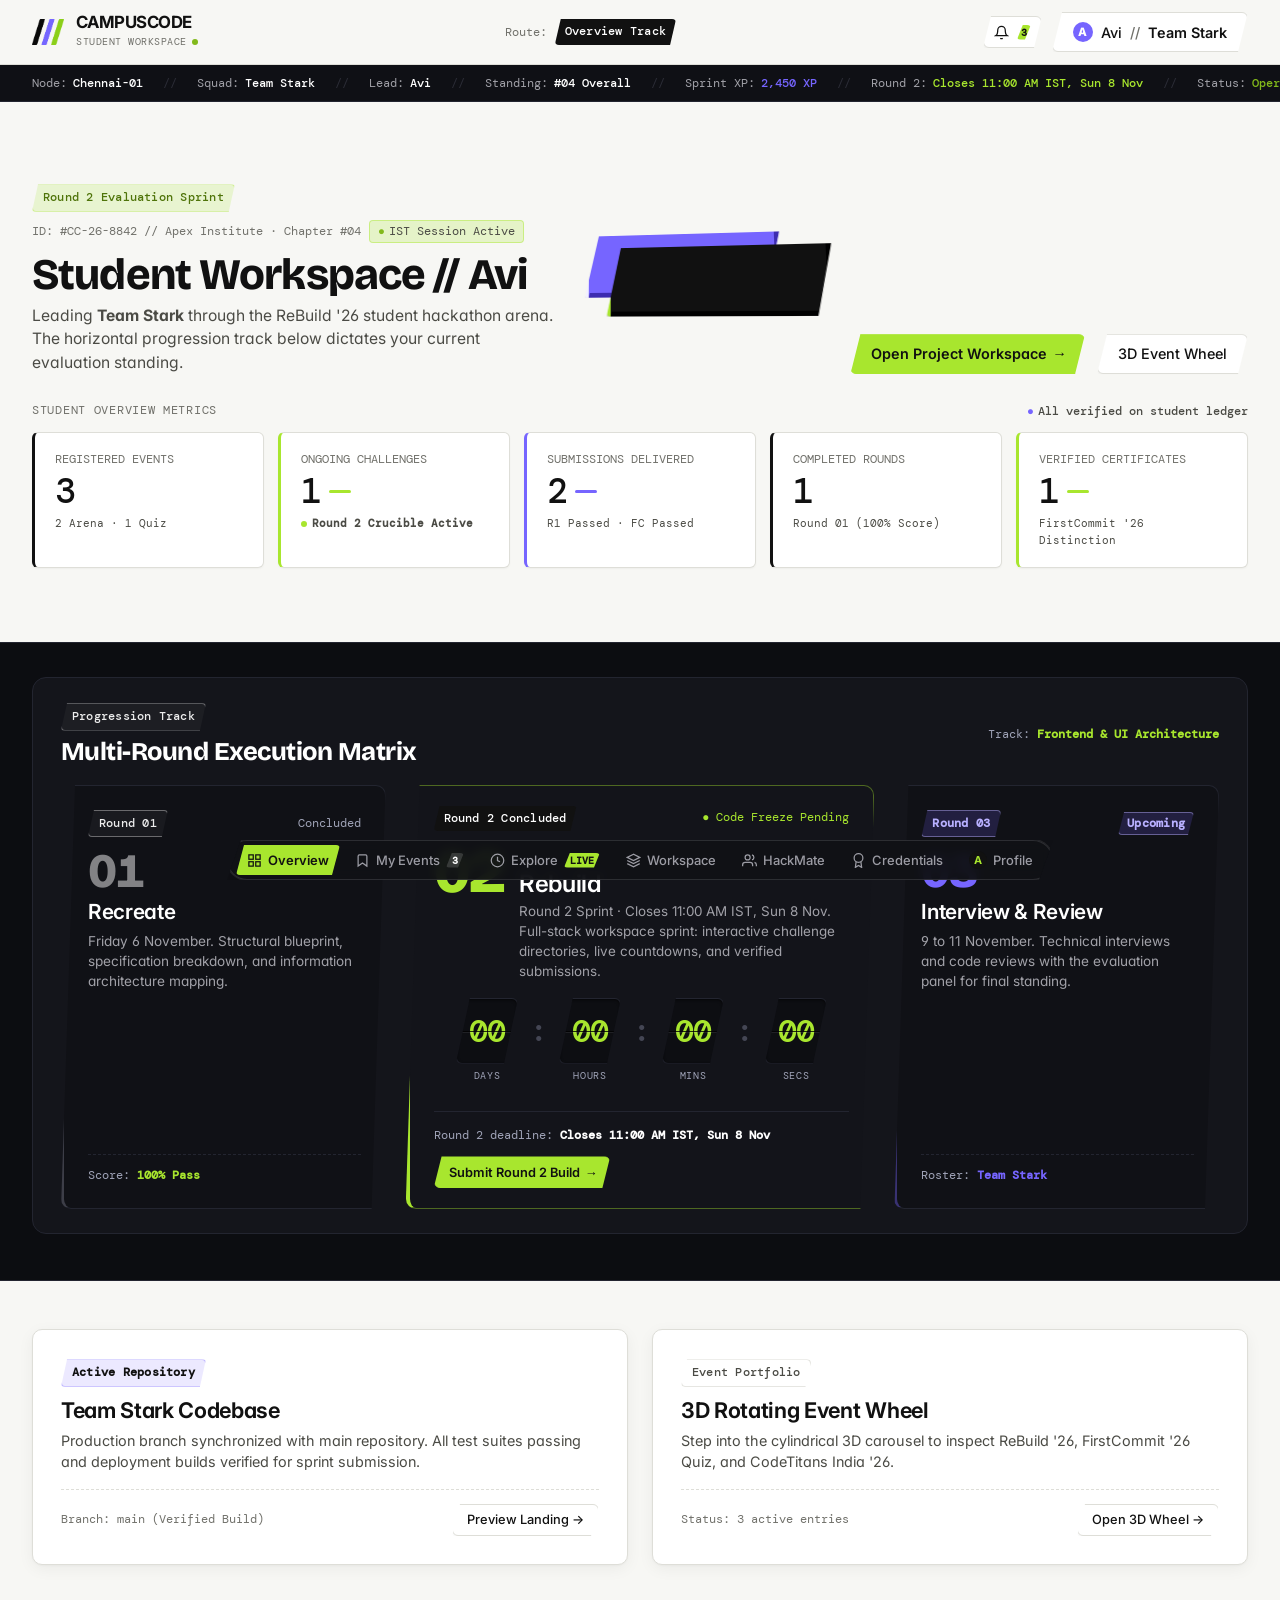
<file: dashboard.html>
<!DOCTYPE html>
<html lang="en">
<head>
  <meta charset="UTF-8">
  <meta name="viewport" content="width=device-width, initial-scale=1.0">
  <title>Student Workspace — CampusCode ReBuild '26</title>
  <meta name="description" content="CampusCode ReBuild '26 Round 2 Student Engineering Workspace. Track sprint milestones, monitor deadlines, and explore collegiate challenges.">
  <meta name="theme-color" content="#f7f7f4">
  <meta property="og:title" content="Student Workspace — CampusCode ReBuild '26">
  <meta property="og:description" content="CampusCode ReBuild '26 Round 2 Student Engineering Workspace. Track sprint milestones, monitor deadlines, and explore collegiate challenges.">
  <meta property="og:image" content="assets/campuscode-logo.png">
  <meta property="og:type" content="website">

  <!-- Favicon & Brand Asset -->
  <link rel="icon" type="image/png" href="assets/campuscode-logo.png">

  <!-- Typography: Google Fonts Bricolage Grotesque, Inter & DM Mono -->
  <link rel="preconnect" href="https://fonts.googleapis.com">
  <link rel="preconnect" href="https://fonts.gstatic.com" crossorigin>
  <link href="https://fonts.googleapis.com/css2?family=Bricolage+Grotesque:opsz,wght@12..96,500..800&display=swap" rel="stylesheet">
  <link href="https://fonts.googleapis.com/css2?family=DM+Mono:ital,wght@0,300;0,400;0,500;1,400&family=Inter:wght@400;500;600;700&display=swap" rel="stylesheet">

  <!-- Core Stylesheet -->
  <link rel="stylesheet" href="css/styles.css">

  <!-- Preemptive Zero-Chrome Notification & Dialog Interceptor -->
  <script>
    (function () {
      window.__campusToastQueue = window.__campusToastQueue || [];
      window.alert = function (msg) {
        var str = String(msg || "");
        var isSuccess = /renew|success|verified|approved|download/i.test(str);
        var isErr = /error|failed|invalid/i.test(str);
        var type = isErr ? 'error' : (isSuccess ? 'success' : 'info');
        if (typeof window.showCampusToast === 'function') {
          window.showCampusToast(str, type);
        } else {
          window.__campusToastQueue.push({ msg: str, type: type });
        }
      };
      window.confirm = function (msg) {
        if (typeof window.showCampusToast === 'function') {
          window.showCampusToast(String(msg || ""), 'info');
        } else {
          window.__campusToastQueue.push({ msg: String(msg || ""), type: 'info' });
        }
        return true;
      };
      window.prompt = function (msg, def) {
        if (typeof window.showCampusToast === 'function') {
          window.showCampusToast(String(msg || ""), 'info');
        } else {
          window.__campusToastQueue.push({ msg: String(msg || ""), type: 'info' });
        }
        return def || '';
      };
    })();
  </script>
</head>
<body style="padding-bottom: 140px;">

  <!-- Top Workspace Utility Bar -->
  <header class="site-header">
    <a href="index.html" class="brand-wrapper" title="CampusCode Arena Home">
      <img src="assets/campuscode-logo.png" alt="CampusCode Mark" class="brand-logo-img">
      <div class="brand-info">
        <span class="brand-name">CAMPUSCODE</span>
        <span class="brand-tagline-pill">
          STUDENT WORKSPACE
          <span class="tagline-pulse-dot" aria-hidden="true"></span>
        </span>
      </div>
    </a>

    <div style="display: flex; align-items: center; gap: 8px;" class="mono">
      <span style="color: var(--text-muted); font-size: 0.76rem;">Route:</span>
      <span class="slash-badge slash-badge-black" id="active-crumb-label" style="font-size: 0.74rem;">
        Overview Track
      </span>
    </div>

    <div class="header-actions" style="display: flex; align-items: center; gap: 10px;">
      <!-- Activity Center Bell Button -->
      <button type="button" class="btn btn-secondary btn-sm" id="topbar-activity-btn" aria-label="Open Activity Center" title="Activity Center (3 unread)" style="position: relative; padding: 6px 10px;">
        <svg width="15" height="15" viewBox="0 0 24 24" fill="none" stroke="currentColor" stroke-width="2" aria-hidden="true"><path d="M18 8A6 6 0 0 0 6 8c0 7-3 9-3 9h18s-3-2-3-9"></path><path d="M13.73 21a2 2 0 0 1-3.46 0"></path></svg>
        <span class="dock-badge-pill" id="activity-unread-count" style="background: var(--lime); color: var(--black); font-size: 0.65rem; padding: 1px 4px;">3</span>
      </button>

      <!-- Quick Profile Button -->
      <button type="button" class="btn btn-secondary btn-md" id="topbar-avatar-btn" onclick="document.getElementById('dock-profile-trigger').click();" aria-label="Open Student Profile">
        <div class="student-avatar-initials" style="width: 20px; height: 20px; border-radius: 50%; background: var(--purple); color: #ffffff; display: flex; align-items: center; justify-content: center; font-size: 0.72rem; font-weight: 800;">A</div>
        <span class="display-student-name">Avi</span>
        <span style="color: var(--text-muted);">//</span>
        <span class="display-team-name" style="color: var(--black); font-weight: 600;">Team Stark</span>
      </button>
    </div>
  </header>

  <!-- Clean High-Density Telemetry Strip -->
  <aside class="telemetry-strip" aria-label="Live Telemetry Bar">
    <div class="telemetry-item">
      <span>Node:</span> <strong>Chennai-01</strong>
    </div>
    <span class="telemetry-slash-divider">//</span>
    <div class="telemetry-item">
      <span>Squad:</span> <strong class="display-team-name">Team Stark</strong>
    </div>
    <span class="telemetry-slash-divider">//</span>
    <div class="telemetry-item">
      <span>Lead:</span> <strong class="display-student-name">Avi Stark</strong>
    </div>
    <span class="telemetry-slash-divider">//</span>
    <div class="telemetry-item">
      <span>Standing:</span> <strong>#04 Overall</strong>
    </div>
    <span class="telemetry-slash-divider">//</span>
    <div class="telemetry-item">
      <span>Sprint XP:</span> <strong style="color: var(--purple);">2,450 XP</strong>
    </div>
    <span class="telemetry-slash-divider">//</span>
    <div class="telemetry-item">
      <span>Round 2:</span> <strong style="color: var(--lime);">Closes 11:00 AM IST, Sun 8 Nov</strong>
    </div>
    <span class="telemetry-slash-divider">//</span>
    <div class="telemetry-item">
      <span>Status:</span> <strong style="color: var(--lime-dark);">Operational</strong>
    </div>
  </aside>

  <!-- Main Viewport (3 Hash-Routed Panels) -->
  <main>

    <!-- ==================================================================
         VIEW 1: OVERVIEW TRACK (#overview)
         ================================================================== -->
    <div class="dashboard-view-panel active" id="view-overview" aria-label="Student Workspace Overview">
      
      <!-- BAND 1 (LIGHT): Workspace Title & Briefing -->
      <section class="band-light overview-hero-light">
        <div class="band-container">
          <div class="overview-hero-flex">
            <div class="overview-hero-heading-stage">
              <div class="overview-hero-copy">
                <div style="display: flex; align-items: center; gap: 8px; margin-bottom: 8px; flex-wrap: wrap;">
                  <span class="slash-badge slash-badge-lime">Round 2 Evaluation Sprint</span>
                  <span class="mono" style="font-size: 0.75rem; color: var(--text-muted);">
                    ID: #CC-26-8842 // Apex Institute · Chapter #04
                  </span>
                  <span class="mono" style="font-size: 0.72rem; color: #4b4b45; background: rgba(168, 230, 46, 0.22); padding: 2px 8px; border-radius: var(--radius-xs); border: 1px solid rgba(168, 230, 46, 0.45);">
                    <span style="color: var(--lime-dark); font-weight: 700; margin-right: 4px;">●</span>IST Session Active
                  </span>
                </div>
                <h1 id="student-greeting-text">
                  Student Workspace // <span class="display-student-name">Avi</span>
                </h1>
                <p style="font-size: 0.98rem; color: var(--text-secondary); max-width: 620px; margin-top: 4px;">
                  Leading <strong class="display-team-name">Team Stark</strong> through the ReBuild '26 student hackathon arena. The horizontal progression track below dictates your current evaluation standing.
                </p>
              </div>

              <!-- 3D Slab Pair Positioned in Empty Area to the Right of Heading -->
              <div class="overview-3d-slab-pair" id="overview-slab-pair" aria-hidden="true">
                <div class="overview-slab-item overview-slab-item-purple"></div>
                <div class="overview-slab-item overview-slab-item-black"></div>
              </div>
            </div>

            <div style="display: flex; gap: 12px; align-items: center; flex-wrap: wrap;">
              <a href="#workspace" class="btn btn-lime btn-md">
                <span>Open Project Workspace</span>
                <span class="mono" aria-hidden="true">→</span>
              </a>
              <a href="#my-events" class="btn btn-secondary btn-md">
                <span>3D Event Wheel</span>
              </a>
            </div>
          </div>

          <!-- Section 2: Student Overview — 5 Core Metric Counters -->
          <div style="margin-top: 28px;">
            <div style="display: flex; justify-content: space-between; align-items: center; margin-bottom: 12px;">
              <span class="mono" style="font-size: 0.74rem; color: var(--text-muted); letter-spacing: 0.06em; text-transform: uppercase;">
                Student Overview Metrics
              </span>
              <span class="mono" style="font-size: 0.72rem; color: #4b4b45; font-weight: 500;">
                <span style="color: var(--purple); margin-right: 4px;">●</span>All verified on student ledger
              </span>
            </div>

            <div style="display: grid; grid-template-columns: repeat(auto-fit, minmax(170px, 1fr)); gap: 14px;">
              
              <!-- Metric 1: Registered Events -->
              <div style="background: var(--white); border: 1px solid var(--hairline); border-radius: var(--radius-sm); padding: 18px 20px; box-shadow: var(--shadow-sm); border-left: 3px solid var(--black);">
                <div class="mono" style="font-size: 0.72rem; color: var(--text-muted); margin-bottom: 6px;">REGISTERED EVENTS</div>
                <div class="display-numeral-giant" style="font-size: 2.2rem; line-height: 1; color: var(--black);">3</div>
                <div class="mono" style="font-size: 0.7rem; color: var(--text-secondary); margin-top: 6px;">2 Arena · 1 Quiz</div>
              </div>

              <!-- Metric 2: Ongoing Challenges -->
              <div style="background: var(--white); border: 1px solid var(--hairline); border-radius: var(--radius-sm); padding: 18px 20px; box-shadow: var(--shadow-sm); border-left: 3px solid var(--lime);">
                <div class="mono" style="font-size: 0.72rem; color: var(--text-muted); margin-bottom: 6px;">ONGOING CHALLENGES</div>
                <div class="display-numeral-giant" style="font-size: 2.2rem; line-height: 1; color: var(--black); display: flex; align-items: center; gap: 8px;">
                  <span>1</span>
                  <span style="display: inline-block; width: 22px; height: 3px; background: var(--lime); border-radius: 2px;"></span>
                </div>
                <div class="mono" style="font-size: 0.7rem; color: #4b4b45; font-weight: 600; margin-top: 6px;">
                  <span style="display: inline-block; width: 6px; height: 6px; border-radius: 50%; background: var(--lime); margin-right: 5px;"></span>Round 2 Crucible Active
                </div>
              </div>

              <!-- Metric 3: Submissions Delivered -->
              <div style="background: var(--white); border: 1px solid var(--hairline); border-radius: var(--radius-sm); padding: 18px 20px; box-shadow: var(--shadow-sm); border-left: 3px solid var(--purple);">
                <div class="mono" style="font-size: 0.72rem; color: var(--text-muted); margin-bottom: 6px;">SUBMISSIONS DELIVERED</div>
                <div class="display-numeral-giant" style="font-size: 2.2rem; line-height: 1; color: var(--black); display: flex; align-items: center; gap: 8px;">
                  <span>2</span>
                  <span style="display: inline-block; width: 22px; height: 3px; background: var(--purple); border-radius: 2px;"></span>
                </div>
                <div class="mono" style="font-size: 0.7rem; color: var(--text-secondary); margin-top: 6px;">R1 Passed · FC Passed</div>
              </div>

              <!-- Metric 4: Completed Rounds -->
              <div style="background: var(--white); border: 1px solid var(--hairline); border-radius: var(--radius-sm); padding: 18px 20px; box-shadow: var(--shadow-sm); border-left: 3px solid var(--black);">
                <div class="mono" style="font-size: 0.72rem; color: var(--text-muted); margin-bottom: 6px;">COMPLETED ROUNDS</div>
                <div class="display-numeral-giant" style="font-size: 2.2rem; line-height: 1; color: var(--black);">1</div>
                <div class="mono" style="font-size: 0.7rem; color: var(--text-secondary); margin-top: 6px;">Round 01 (100% Score)</div>
              </div>

              <!-- Metric 5: Verified Certificates -->
              <div style="background: var(--white); border: 1px solid var(--hairline); border-radius: var(--radius-sm); padding: 18px 20px; box-shadow: var(--shadow-sm); border-left: 3px solid var(--lime);">
                <div class="mono" style="font-size: 0.72rem; color: var(--text-muted); margin-bottom: 6px;">VERIFIED CERTIFICATES</div>
                <div class="display-numeral-giant" style="font-size: 2.2rem; line-height: 1; color: var(--black); display: flex; align-items: center; gap: 8px;">
                  <span>1</span>
                  <span style="display: inline-block; width: 22px; height: 3px; background: var(--lime); border-radius: 2px;"></span>
                </div>
                <div class="mono" style="font-size: 0.7rem; color: var(--text-secondary); margin-top: 6px;">FirstCommit '26 Distinction</div>
              </div>

            </div>
          </div>
        </div>
      </section>

      <!-- BAND 2 (DEEP INK BLACK): The 3-Round Progression Track Centerpiece -->
      <section class="overview-track-band">
        <div class="band-container">
          <div class="round-track-hero">
            
            <div class="track-header-row">
              <div>
                <span class="slash-badge slash-badge-ghost" style="margin-bottom: 6px;">Progression Track</span>
                <h2 style="font-size: 1.6rem; color: #ffffff;">
                  Multi-Round Execution Matrix
                </h2>
              </div>
              <div class="mono" style="font-size: 0.78rem; color: var(--text-on-black-muted);">
                Track: <strong style="color: var(--lime);">Frontend &amp; UI Architecture</strong>
              </div>
            </div>

            <!-- The 3-Round Horizontal Grid -->
            <div class="track-stages-container">
              
              <!-- STAGE 1: ROUND 1 RECREATE (Passed) -->
              <div class="track-stage-block stage-passed">
                <div>
                  <div style="display: flex; justify-content: space-between; align-items: center; margin-bottom: 12px;">
                    <span class="slash-badge slash-badge-ghost">Round 01</span>
                    <span class="mono" style="color: var(--text-on-black-muted); font-size: 0.72rem;">Concluded</span>
                  </div>
                  <div class="display-numeral-giant numeral-stroke" style="font-size: 3rem; margin-bottom: 4px;">01</div>
                  <h3 class="stage-title" style="color: #ffffff;">Recreate</h3>
                  <p style="font-size: 0.85rem; color: var(--text-on-black-secondary); line-height: 1.5;">
                    Friday 6 November. Structural blueprint, specification breakdown, and information architecture mapping.
                  </p>
                </div>
                <div style="border-top: 1px dashed var(--black-border); padding-top: 12px; margin-top: 16px;" class="stage-meta">
                  <span>Score: </span>
                  <strong style="color: var(--lime);">100% Pass</strong>
                </div>
              </div>

              <!-- STAGE 2: ROUND 2 REBUILD (CURRENT POSITION & CENTERPIECE) -->
              <div class="track-stage-block stage-active-centerpiece">
                <div>
                  <div class="stage-active-badge-row">
                    <span class="slash-badge slash-badge-lime" id="flip-clock-status">Round 02 // Current Position</span>
                    <span class="mono" style="color: var(--lime); font-size: 0.74rem;">● Code Freeze Pending</span>
                  </div>

                  <div style="display: flex; align-items: baseline; gap: 14px;">
                    <div class="display-numeral-giant numeral-lime" style="font-size: 3.8rem;">02</div>
                    <div>
                      <h3 class="stage-title" style="font-size: 1.5rem; color: #ffffff; margin-bottom: 2px;">Rebuild</h3>
                      <p style="font-size: 0.84rem; color: var(--text-on-black-secondary);">
                        Round 2 Sprint · Closes 11:00 AM IST, Sun 8 Nov. Full-stack workspace sprint: interactive challenge directories, live countdowns, and verified submissions.
                      </p>
                    </div>
                  </div>

                  <!-- 3D FLIP CLOCK CENTERPIECE -->
                  <div class="flip-clock-centerpiece" aria-live="polite">
                    <div class="flip-unit-box">
                      <div class="flip-plate-slanted">
                        <span class="flip-digits-lime" id="flip-val-days">00</span>
                      </div>
                      <span class="flip-label-small">DAYS</span>
                    </div>
                    <span class="flip-colon-sep">:</span>
                    <div class="flip-unit-box">
                      <div class="flip-plate-slanted">
                        <span class="flip-digits-lime" id="flip-val-hours">11</span>
                      </div>
                      <span class="flip-label-small">HOURS</span>
                    </div>
                    <span class="flip-colon-sep">:</span>
                    <div class="flip-unit-box">
                      <div class="flip-plate-slanted">
                        <span class="flip-digits-lime" id="flip-val-mins">54</span>
                      </div>
                      <span class="flip-label-small">MINS</span>
                    </div>
                    <span class="flip-colon-sep">:</span>
                    <div class="flip-unit-box">
                      <div class="flip-plate-slanted">
                        <span class="flip-digits-lime" id="flip-val-secs">20</span>
                      </div>
                      <span class="flip-label-small">SECS</span>
                    </div>
                  </div>
                </div>

                <div style="border-top: 1px solid var(--black-border); padding-top: 14px; margin-top: 12px; display: flex; justify-content: space-between; align-items: center; flex-wrap: wrap; gap: 12px;">
                  <div class="mono" style="font-size: 0.75rem; color: var(--text-on-black-muted);">
                    <span>Round 2 deadline:</span> <strong style="color: #ffffff;">Closes 11:00 AM IST, Sun 8 Nov</strong>
                  </div>
                  <a href="#my-events" class="btn btn-lime btn-sm">
                    <span>Submit Round 2 Build</span>
                    <span class="mono" aria-hidden="true">→</span>
                  </a>
                </div>
              </div>

              <!-- STAGE 3: ROUND 3 INTERVIEW & REVIEW (Upcoming) -->
              <div class="track-stage-block stage-upcoming">
                <div>
                  <div style="display: flex; justify-content: space-between; align-items: center; margin-bottom: 12px;">
                    <span class="slash-badge slash-badge-purple">Round 03</span>
                    <span class="slash-badge slash-badge-purple" style="font-size: 0.72rem; padding: 2px 8px;">Upcoming</span>
                  </div>
                  <div class="display-numeral-giant numeral-purple" style="font-size: 3rem; margin-bottom: 4px;">03</div>
                  <h3 class="stage-title" style="color: #ffffff;">Interview &amp; Review</h3>
                  <p style="font-size: 0.85rem; color: var(--text-on-black-secondary); line-height: 1.5;">
                    9 to 11 November. Technical interviews and code reviews with the evaluation panel for final standing.
                  </p>
                </div>
                <div style="border-top: 1px dashed var(--black-border); padding-top: 12px; margin-top: 16px;" class="stage-meta">
                  <span>Roster: </span>
                  <strong style="color: var(--purple);">Team Stark</strong>
                </div>
              </div>

            </div>

          </div>
        </div>
      </section>

      <!-- BAND 3 (LIGHT): Quick Actions & Directory Link -->
      <section class="band-light" style="padding-top: 48px;">
        <div class="band-container dashboard-actions-grid">
          
          <article style="background: var(--white); border: 1px solid var(--hairline); border-radius: var(--radius-md); box-shadow: var(--shadow-card); padding: 28px; display: flex; flex-direction: column; justify-content: space-between;">
            <div>
              <span class="slash-badge slash-badge-purple" style="margin-bottom: 10px;">Active Repository</span>
              <h3 style="font-size: 1.35rem; margin-bottom: 6px;">Team Stark Codebase</h3>
              <p style="font-size: 0.9rem; color: var(--text-secondary); margin-bottom: 16px;">
                Production branch synchronized with main repository. All test suites passing and deployment builds verified for sprint submission.
              </p>
            </div>
            <div style="display: flex; justify-content: space-between; align-items: center; border-top: 1px dashed var(--hairline); padding-top: 14px;" class="mono">
              <span style="font-size: 0.74rem; color: var(--text-muted);">Branch: main (Verified Build)</span>
              <a href="index.html" class="btn btn-secondary btn-sm">Preview Landing →</a>
            </div>
          </article>

          <article style="background: var(--white); border: 1px solid var(--hairline); border-radius: var(--radius-md); box-shadow: var(--shadow-card); padding: 28px; display: flex; flex-direction: column; justify-content: space-between;">
            <div>
              <span class="slash-badge slash-badge-ghost" style="margin-bottom: 10px;">Event Portfolio</span>
              <h3 style="font-size: 1.35rem; margin-bottom: 6px;">3D Rotating Event Wheel</h3>
              <p style="font-size: 0.9rem; color: var(--text-secondary); margin-bottom: 16px;">
                Step into the cylindrical 3D carousel to inspect ReBuild '26, FirstCommit '26 Quiz, and CodeTitans India '26.
              </p>
            </div>
            <div style="display: flex; justify-content: space-between; align-items: center; border-top: 1px dashed var(--hairline); padding-top: 14px;">
              <span class="mono" style="font-size: 0.74rem; color: var(--text-muted);">Status: 3 active entries</span>
              <a href="#my-events" class="btn btn-secondary btn-sm">Open 3D Wheel →</a>
            </div>
          </article>

        </div>
      </section>

    </div>

    <!-- ==================================================================
         VIEW 2: MY EVENTS ROTATING 3D CAROUSEL (#my-events)
         ================================================================== -->
    <div class="dashboard-view-panel" id="view-my-events" aria-label="My Events 3D Carousel" hidden>
      
      <!-- BAND (LIGHT): Rotating 3D Cylindrical Carousel -->
      <section class="band-light" style="padding: 36px 0 48px 0;">
        <div class="band-container" style="text-align: center;">
          
          <div style="display: inline-flex; flex-direction: column; align-items: center; margin-bottom: 20px;">
            <span class="slash-badge slash-badge-ghost" style="margin-bottom: 6px;">Event Portfolio</span>
            <h2 style="font-size: clamp(2rem, 3.6vw, 3rem);">My Events Portfolio</h2>
            <p style="color: var(--text-secondary); font-size: 0.94rem; max-width: 520px; margin-top: 4px;">
              Rotate using the buttons, drag horizontally, or press Left/Right arrow keys. Click the front card to flip for details.
            </p>
          </div>

          <!-- The Rotating 3D Stage -->
          <div class="carousel-3d-stage" aria-label="3D Event Carousel">
            <div class="carousel-3d-wheel" id="carousel-wheel">
              
              <!-- CARD 0: ReBuild '26 (Ongoing) -->
              <div class="carousel-card-3d card-slot-0" data-index="0" tabindex="0" role="button" aria-label="ReBuild '26 Card, Click to Flip">
                <div class="carousel-card-inner">
                  
                  <div class="carousel-card-face carousel-face-front">
                    <div>
                      <div style="display: flex; justify-content: space-between; align-items: center; margin-bottom: 12px;">
                        <span class="slash-badge slash-badge-lime">Ongoing · Round 2</span>
                        <span class="mono" style="font-size: 0.74rem; color: var(--text-muted);">#REBUILD-26</span>
                      </div>
                      <h3 style="font-size: 1.45rem; text-align: left; margin-bottom: 8px;">CampusCode ReBuild '26</h3>
                      <p style="font-size: 0.88rem; text-align: left; color: var(--text-secondary); line-height: 1.5;">
                        Full-stack event workspace, real-time sync, and interactive developer tooling for the student engineering arena.
                      </p>
                    </div>
                    <div style="border-top: 1px solid var(--hairline); padding-top: 12px; display: flex; justify-content: space-between; align-items: center;" class="mono">
                      <span style="font-size: 0.74rem; color: var(--text-muted);">Squad: <strong>Team Stark</strong></span>
                      <span style="font-size: 0.74rem; color: #111111; font-weight: 600;"><span style="color: var(--purple); margin-right: 4px;">↻</span>Click to Flip</span>
                    </div>
                  </div>

                  <div class="carousel-card-face carousel-face-back">
                    <div>
                      <div class="slash-badge slash-badge-lime" style="margin-bottom: 10px;">Evaluation Criteria</div>
                      <h3 style="font-size: 1.25rem; color: #ffffff; text-align: left; margin-bottom: 8px;">Round 2 Deliverables</h3>
                      <ul style="font-size: 0.84rem; color: var(--text-on-black-secondary); text-align: left; padding-left: 20px; line-height: 1.6;">
                        <li>Production deployment active and accessible</li>
                        <li>Complete event workflows and state handling</li>
                        <li>Live countdown to the Round 2 deadline (Closes 11:00 AM IST, Sun 8 Nov)</li>
                      </ul>
                    </div>
                    <div class="mono" style="font-size: 0.74rem; color: var(--lime); text-align: left;">
                      STATUS: SUBMISSION READY FOR EVALUATION
                    </div>
                  </div>

                </div>
              </div>

              <!-- CARD 1: FirstCommit '26 Quiz (Completed) -->
              <div class="carousel-card-3d card-slot-1" data-index="1" tabindex="0" role="button" aria-label="FirstCommit '26 Quiz Card, Click to Flip">
                <div class="carousel-card-inner">
                  
                  <div class="carousel-card-face carousel-face-front">
                    <div>
                      <div style="display: flex; justify-content: space-between; align-items: center; margin-bottom: 12px;">
                        <span class="slash-badge slash-badge-ghost">Completed</span>
                        <span class="mono" style="font-size: 0.74rem; color: var(--text-muted);">#FIRSTCOMMIT</span>
                      </div>
                      <h3 style="font-size: 1.45rem; text-align: left; margin-bottom: 8px;">FirstCommit '26 Quiz</h3>
                      <p style="font-size: 0.88rem; text-align: left; color: var(--text-secondary); line-height: 1.5;">
                        Advanced diagnostic examining asynchronous JavaScript, memory safety, and CSS layout algorithms.
                      </p>
                    </div>
                    <div style="border-top: 1px solid var(--hairline); padding-top: 12px; display: flex; justify-content: space-between; align-items: center;" class="mono">
                      <span style="font-size: 0.74rem; color: var(--text-muted);">Score: <strong style="color: #111111; border-bottom: 2px solid var(--purple);">96/100</strong></span>
                      <span style="font-size: 0.74rem; color: #111111; font-weight: 600;"><span style="color: var(--purple); margin-right: 4px;">↻</span>Click to Flip</span>
                    </div>
                  </div>

                  <div class="carousel-card-face carousel-face-back">
                    <div>
                      <div class="slash-badge slash-badge-purple" style="margin-bottom: 10px;">Verified Achievement</div>
                      <h3 style="font-size: 1.25rem; color: #ffffff; text-align: left; margin-bottom: 8px;">Arena Honor Roll</h3>
                      <p style="font-size: 0.84rem; color: var(--text-on-black-secondary); text-align: left; line-height: 1.6;">
                        Ranked #12 across all collegiate participants in Region West. Certificate verified on student ledger.
                      </p>
                    </div>
                    <div class="mono" style="font-size: 0.74rem; color: var(--lime); text-align: left;">
                      LEDGER ID: #FC-26-WEST-9942
                    </div>
                  </div>

                </div>
              </div>

              <!-- CARD 2: CodeTitans India '26 (Upcoming) -->
              <div class="carousel-card-3d card-slot-2" data-index="2" tabindex="0" role="button" aria-label="CodeTitans India '26 Card, Click to Flip">
                <div class="carousel-card-inner">
                  
                  <div class="carousel-card-face carousel-face-front">
                    <div>
                      <div style="display: flex; justify-content: space-between; align-items: center; margin-bottom: 12px;">
                        <span class="slash-badge slash-badge-purple">Upcoming · Nov 18</span>
                        <span class="mono" style="font-size: 0.74rem; color: var(--text-muted);">#TITANS-26</span>
                      </div>
                      <h3 style="font-size: 1.45rem; text-align: left; margin-bottom: 8px;">CodeTitans India '26</h3>
                      <p style="font-size: 0.88rem; text-align: left; color: var(--text-secondary); line-height: 1.5;">
                        36-Hour Distributed Systems Hackathon focusing on real-time event streaming and fault tolerance.
                      </p>
                    </div>
                    <div style="border-top: 1px solid var(--hairline); padding-top: 12px; display: flex; justify-content: space-between; align-items: center;" class="mono">
                      <span style="font-size: 0.74rem; color: var(--text-muted);">Slot: <strong>Team Stark Confirmed</strong></span>
                      <span style="font-size: 0.74rem; color: #111111; font-weight: 600;"><span style="color: var(--purple); margin-right: 4px;">↻</span>Click to Flip</span>
                    </div>
                  </div>

                  <div class="carousel-card-face carousel-face-back">
                    <div>
                      <div class="slash-badge slash-badge-ghost" style="color: var(--lime); margin-bottom: 10px;">Event Brief</div>
                      <h3 style="font-size: 1.25rem; color: #ffffff; text-align: left; margin-bottom: 8px;">Distributed Challenge</h3>
                      <p style="font-size: 0.84rem; color: var(--text-on-black-secondary); text-align: left; line-height: 1.6;">
                        High-throughput data pipelines using gRPC, WebSocket clustering, and raft consensus benchmarks.
                      </p>
                    </div>
                    <div class="mono" style="font-size: 0.74rem; color: var(--lime); text-align: left;">
                      OPENS IN 11 DAYS · ARENA READY
                    </div>
                  </div>

                </div>
              </div>

            </div>
          </div>

          <!-- Carousel Navigation Controls -->
          <div class="carousel-nav-controls">
            <button type="button" class="btn btn-secondary btn-sm" id="carousel-btn-prev" aria-label="Rotate Previous Card">
              <span>← Prev Event</span>
            </button>
            <button type="button" class="btn btn-secondary btn-sm" id="carousel-btn-next" aria-label="Rotate Next Card">
              <span>Next Event →</span>
            </button>
          </div>

        </div>
      </section>

    </div>

    <!-- ==================================================================
         VIEW 3: EXPLORE CHALLENGE ARENA (#events)
         ================================================================== -->
    <div class="dashboard-view-panel" id="view-events" aria-label="Explore Challenges" hidden>
      
      <!-- BAND (LIGHT): Search & Category Toolbar -->
      <section class="band-light" style="padding: 36px 0 20px 0;">
        <div class="band-container">
          <div style="display: flex; justify-content: space-between; align-items: flex-end; margin-bottom: 24px; flex-wrap: wrap; gap: 16px;">
            <div>
              <span class="slash-badge slash-badge-ghost" style="margin-bottom: 6px;">Challenge Directory</span>
              <h2 style="font-size: clamp(2rem, 3.6vw, 3rem);">Explore Challenge Arena</h2>
            </div>
            <p style="color: var(--text-secondary); max-width: 440px; font-size: 0.92rem;">
              Filter challenges by technical domain or search by keywords. Register your squad with 1-click status feedback.
            </p>
          </div>

          <!-- Toolbar -->
          <div style="display: flex; align-items: center; justify-content: space-between; gap: 16px; flex-wrap: wrap;">
            <div style="flex: 1; max-width: 380px; position: relative;">
              <input 
                type="search" 
                id="events-search-input" 
                class="form-input" 
                placeholder="Search challenges..."
                aria-label="Search Challenges">
            </div>

            <div style="display: flex; gap: 8px; flex-wrap: wrap;" role="tablist">
              <button type="button" class="category-chip slash-badge slash-badge-black active" data-category="all">All arenas</button>
              <button type="button" class="category-chip slash-badge slash-badge-ghost" data-category="hackathon">Hackathons</button>
              <button type="button" class="category-chip slash-badge slash-badge-ghost" data-category="quiz">Quizzes</button>
              <button type="button" class="category-chip slash-badge slash-badge-ghost" data-category="sprint">Speed sprints</button>
              <button type="button" class="category-chip slash-badge slash-badge-ghost" data-category="opensource">Open source</button>
            </div>
          </div>
        </div>
      </section>

      <!-- BAND (LIGHT): Challenge Catalog -->
      <section class="band-light" style="padding-top: 10px;">
        <div class="band-container">
          <div class="explore-events-grid" id="explore-events-grid">
            
            <!-- Challenge 1 -->
            <article class="explore-event-card" data-category="hackathon" style="background: var(--white); border: 1px solid var(--hairline); border-radius: var(--radius-md); box-shadow: var(--shadow-card); padding: 28px; display: flex; flex-direction: column; justify-content: space-between;">
              <div>
                <div style="display: flex; justify-content: space-between; align-items: center; margin-bottom: 10px;">
                  <span class="slash-badge slash-badge-lime">Flagship Arena</span>
                  <span class="mono" style="font-size: 0.85rem; font-weight: 600;">Certificate + Internship Track</span>
                </div>
                <h3 class="event-card-title" style="font-size: 1.35rem; margin-bottom: 6px;">CampusCode ReBuild '26</h3>
                <p class="event-card-desc" style="font-size: 0.88rem; color: var(--text-secondary); margin-bottom: 14px; line-height: 1.5;">
                  Build a full-featured student developer workspace with live challenge directories, countdown clocks, and profile hubs.
                </p>
                <div style="display: flex; gap: 6px; flex-wrap: wrap; margin-bottom: 14px;">
                  <span class="slash-badge slash-badge-ghost">HTML5/CSS3</span>
                  <span class="slash-badge slash-badge-ghost">Vanilla JS</span>
                  <span class="slash-badge slash-badge-ghost">Accessible UI</span>
                </div>
              </div>
              <div style="border-top: 1px dashed var(--hairline); padding-top: 14px; display: flex; justify-content: space-between; align-items: center;">
                <button type="button" class="btn btn-black btn-sm btn-action-register is-registered">✓ Registered</button>
                <button type="button" class="btn btn-secondary btn-sm btn-action-remind is-active">✓ Reminder Set</button>
              </div>
            </article>

            <!-- Challenge 2 -->
            <article class="explore-event-card" data-category="hackathon" style="background: var(--white); border: 1px solid var(--hairline); border-radius: var(--radius-md); box-shadow: var(--shadow-card); padding: 28px; display: flex; flex-direction: column; justify-content: space-between;">
              <div>
                <div style="display: flex; justify-content: space-between; align-items: center; margin-bottom: 10px;">
                  <span class="slash-badge slash-badge-purple">Systems Crucible</span>
                  <span class="mono" style="font-size: 0.85rem; font-weight: 600;">Participation Certificate</span>
                </div>
                <h3 class="event-card-title" style="font-size: 1.35rem; margin-bottom: 6px;">CodeTitans India '26</h3>
                <p class="event-card-desc" style="font-size: 0.88rem; color: var(--text-secondary); margin-bottom: 14px; line-height: 1.5;">
                  High-concurrency distributed backend challenges and fault-tolerant streaming architecture.
                </p>
                <div style="display: flex; gap: 6px; flex-wrap: wrap; margin-bottom: 14px;">
                  <span class="slash-badge slash-badge-ghost">Go</span>
                  <span class="slash-badge slash-badge-ghost">Rust</span>
                  <span class="slash-badge slash-badge-ghost">gRPC</span>
                </div>
              </div>
              <div style="border-top: 1px dashed var(--hairline); padding-top: 14px; display: flex; justify-content: space-between; align-items: center;">
                <button type="button" class="btn btn-black btn-sm btn-action-register is-registered">✓ Registered</button>
                <button type="button" class="btn btn-secondary btn-sm btn-action-remind">Remind Me</button>
              </div>
            </article>

            <!-- Challenge 3 -->
            <article class="explore-event-card" data-category="sprint" style="background: var(--white); border: 1px solid var(--hairline); border-radius: var(--radius-md); box-shadow: var(--shadow-card); padding: 28px; display: flex; flex-direction: column; justify-content: space-between;">
              <div>
                <div style="display: flex; justify-content: space-between; align-items: center; margin-bottom: 10px;">
                  <span class="slash-badge slash-badge-ghost">Speed Sprint</span>
                  <span class="mono" style="font-size: 0.85rem; font-weight: 600;">Open to All Students</span>
                </div>
                <h3 class="event-card-title" style="font-size: 1.35rem; margin-bottom: 6px;">Algorithmic Arena 2026</h3>
                <p class="event-card-desc" style="font-size: 0.88rem; color: var(--text-secondary); margin-bottom: 14px; line-height: 1.5;">
                  Fast-paced graph algorithms, shortest-path optimization, and spatial memory management under time limits.
                </p>
                <div style="display: flex; gap: 6px; flex-wrap: wrap; margin-bottom: 14px;">
                  <span class="slash-badge slash-badge-ghost">C++20</span>
                  <span class="slash-badge slash-badge-ghost">Algorithms</span>
                </div>
              </div>
              <div style="border-top: 1px dashed var(--hairline); padding-top: 14px; display: flex; justify-content: space-between; align-items: center;">
                <button type="button" class="btn btn-lime btn-sm btn-action-register">Register</button>
                <button type="button" class="btn btn-secondary btn-sm btn-action-remind">Remind Me</button>
              </div>
            </article>

            <!-- Challenge 4 -->
            <article class="explore-event-card" data-category="opensource" style="background: var(--white); border: 1px solid var(--hairline); border-radius: var(--radius-md); box-shadow: var(--shadow-card); padding: 28px; display: flex; flex-direction: column; justify-content: space-between;">
              <div>
                <div style="display: flex; justify-content: space-between; align-items: center; margin-bottom: 10px;">
                  <span class="slash-badge slash-badge-purple">Open Source</span>
                  <span class="mono" style="font-size: 0.85rem; font-weight: 600;">Participation Certificate</span>
                </div>
                <h3 class="event-card-title" style="font-size: 1.35rem; margin-bottom: 6px;">GitShip Dev Crucible</h3>
                <p class="event-card-desc" style="font-size: 0.88rem; color: var(--text-secondary); margin-bottom: 14px; line-height: 1.5;">
                  Contribute production patches and feature RFCs to prominent developer tooling and developer experience SDKs.
                </p>
                <div style="display: flex; gap: 6px; flex-wrap: wrap; margin-bottom: 14px;">
                  <span class="slash-badge slash-badge-ghost">TypeScript</span>
                  <span class="slash-badge slash-badge-ghost">DevTools</span>
                </div>
              </div>
              <div style="border-top: 1px dashed var(--hairline); padding-top: 14px; display: flex; justify-content: space-between; align-items: center;">
                <button type="button" class="btn btn-lime btn-sm btn-action-register">Register</button>
                <button type="button" class="btn btn-secondary btn-sm btn-action-remind">Remind Me</button>
              </div>
            </article>

          </div>

          <!-- Empty State -->
          <div id="events-empty-state" style="display: none; padding: 60px 20px; text-align: center; flex-direction: column; align-items: center; gap: 14px;">
            <div class="slash-badge slash-badge-ghost">No Results</div>
            <h3>No challenges matched your query</h3>
            <p style="color: var(--text-secondary); font-size: 0.9rem;">Try adjusting your keyword or reset to All Arenas.</p>
            <button type="button" class="btn btn-secondary btn-sm" onclick="document.getElementById('events-search-input').value=''; document.querySelector('.category-chip[data-category=\'all\']').click();">
              Reset Filters
            </button>
          </div>
        </div>
      </section>

    </div>

    <!-- ==================================================================
         VIEW 4: PROJECT WORKSPACE (#workspace)
         ================================================================== -->
    <div class="dashboard-view-panel" id="view-workspace" aria-label="Project Workspace" hidden>
      
      <section class="band-light" style="padding: 36px 0 20px 0;">
        <div class="band-container">
          <div style="display: flex; justify-content: space-between; align-items: flex-end; margin-bottom: 24px; flex-wrap: wrap; gap: 16px;">
            <div>
              <span class="slash-badge slash-badge-ghost" style="margin-bottom: 6px;">Sprint Console</span>
              <h2 style="font-size: clamp(2rem, 3.6vw, 3rem);">Project Workspace</h2>
            </div>
            <div class="mono" style="font-size: 0.85rem; color: var(--text-secondary);">
              Squad: <strong class="display-team-name" style="color: var(--black);">Team Stark</strong> // Apex Chapter #04
            </div>
          </div>

          <div class="workspace-split-grid">
            
            <!-- Left: Active Submission Details & Round Progression -->
            <div style="display: flex; flex-direction: column; gap: 20px;">
              
              <!-- Sprint Metadata Card -->
              <article style="background: var(--white); border: 1px solid var(--hairline); border-radius: var(--radius-md); box-shadow: var(--shadow-card); padding: 28px;">
                <div style="display: flex; justify-content: space-between; align-items: center; margin-bottom: 12px; flex-wrap: wrap; gap: 10px;">
                  <span class="slash-badge slash-badge-lime">Active Sprint // Round 2</span>
                  <span class="mono" style="font-size: 0.74rem; color: var(--text-muted);">Round 2 closes 11:00 AM IST, Sun 8 Nov</span>
                </div>

                <h3 style="font-size: 1.45rem; margin-bottom: 8px;">
                  CampusCode ReBuild '26 — Student Engineering Workspace
                </h3>
                <p style="font-size: 0.9rem; color: var(--text-secondary); line-height: 1.6; margin-bottom: 20px;">
                  Building an integrated student engineering workspace with responsive analytics, collaborative sprint tracking, and automated performance evaluation.
                </p>

                <!-- Technical Attributes Grid -->
                <div style="display: grid; grid-template-columns: repeat(auto-fit, minmax(180px, 1fr)); gap: 12px; background: var(--canvas); border: 1px solid var(--hairline); border-radius: var(--radius-sm); padding: 16px; margin-bottom: 20px;" class="mono">
                  <div>
                    <div style="font-size: 0.7rem; color: var(--text-muted);">REPOSITORY</div>
                    <div style="font-size: 0.78rem; font-weight: 600; color: var(--black);">campuscode/rebuild-26</div>
                  </div>
                  <div>
                    <div style="font-size: 0.7rem; color: var(--text-muted);">BRANCH // HEAD</div>
                    <div style="font-size: 0.78rem; font-weight: 600; color: #111111;">
                      <span style="display: inline-block; width: 6px; height: 6px; border-radius: 50%; background: var(--purple); margin-right: 5px;"></span>main · build v2.4.1
                    </div>
                  </div>
                  <div>
                    <div style="font-size: 0.7rem; color: var(--text-muted);">DEPLOYMENT STATUS</div>
                    <div style="font-size: 0.78rem; font-weight: 600; color: #111111;">
                      <span style="display: inline-block; width: 6px; height: 6px; border-radius: 50%; background: var(--lime); margin-right: 5px;"></span>Verified 60FPS Live
                    </div>
                  </div>
                </div>

                <!-- Action Button -->
                <div style="display: flex; gap: 12px; align-items: center; flex-wrap: wrap;">
                  <button type="button" class="btn btn-lime btn-sm" id="btn-push-checkpoint">
                    <span>Push New Sprint Checkpoint</span>
                    <span class="mono" aria-hidden="true">↑</span>
                  </button>
                  <a href="index.html" class="btn btn-secondary btn-sm" target="_blank">
                    <span>Open Public Deployment ↗</span>
                  </a>
                </div>
              </article>

              <!-- Multi-Round Progression Checklist -->
              <article style="background: var(--white); border: 1px solid var(--hairline); border-radius: var(--radius-md); box-shadow: var(--shadow-card); padding: 26px;">
                <h4 style="font-size: 1.15rem; margin-bottom: 14px;">Sprint Milestone Progression</h4>
                
                <div style="display: flex; flex-direction: column; gap: 12px;">
                  <div style="display: flex; justify-content: space-between; align-items: center; padding: 12px; border: 1px solid var(--hairline); border-radius: var(--radius-sm); background: var(--canvas);">
                    <div style="display: flex; align-items: center; gap: 10px;">
                      <span class="mono" style="color: var(--black); background: var(--lime); border-radius: 50%; width: 18px; height: 18px; display: inline-flex; align-items: center; justify-content: center; font-size: 0.7rem; font-weight: 800;">✓</span>
                      <div>
                        <div style="font-size: 0.88rem; font-weight: 600;">Stage 01: Recreate Framework &amp; Specs</div>
                        <div class="mono" style="font-size: 0.72rem; color: var(--text-muted);">Concluded Fri 06 Nov · Score: 100%</div>
                      </div>
                    </div>
                    <span class="slash-badge slash-badge-ghost" style="font-size: 0.68rem;">Passed</span>
                  </div>

                  <div style="display: flex; justify-content: space-between; align-items: center; padding: 12px; border: 1px solid rgba(168, 230, 46, 0.4); border-left: 3px solid var(--lime); border-radius: var(--radius-sm); background: #ffffff;">
                    <div style="display: flex; align-items: center; gap: 10px;">
                      <span class="tagline-pulse-dot" style="margin-top: 0;"></span>
                      <div>
                        <div style="font-size: 0.88rem; font-weight: 600;">Stage 02: Rebuild Crucible Sprint</div>
                        <div class="mono" style="font-size: 0.72rem; color: var(--text-muted);">Active Evaluation · Round 2 closes 11:00 AM IST, Sun 8 Nov</div>
                      </div>
                    </div>
                    <span class="slash-badge slash-badge-lime" style="font-size: 0.68rem;">In Progress</span>
                  </div>

                  <div style="display: flex; justify-content: space-between; align-items: center; padding: 12px; border: 1px solid var(--hairline); border-radius: var(--radius-sm); background: var(--canvas);">
                    <div style="display: flex; align-items: center; gap: 10px;">
                      <span class="mono" style="color: var(--text-muted); font-weight: 700;">○</span>
                      <div>
                        <div style="font-size: 0.88rem; font-weight: 600;">Stage 03: Architectural Defense</div>
                        <div class="mono" style="font-size: 0.72rem; color: var(--text-muted);">Interview Panel · Scheduled 9–11 Nov</div>
                      </div>
                    </div>
                    <span class="slash-badge slash-badge-ghost" style="font-size: 0.68rem;">Upcoming</span>
                  </div>
                </div>
              </article>

            </div>

            <!-- Right: Evaluator Feedback & Scorecard -->
            <div style="display: flex; flex-direction: column; gap: 20px;">
              <article style="background: var(--black-surface); border: 1px solid var(--black-border); color: var(--text-on-black); border-radius: var(--radius-md); box-shadow: var(--shadow-card); padding: 26px;">
                <div style="display: flex; justify-content: space-between; align-items: center; margin-bottom: 14px;">
                  <span class="slash-badge slash-badge-ghost" style="color: var(--lime); font-size: 0.68rem;">Review Panel Scorecard</span>
                  <span class="mono" style="font-size: 0.72rem; color: var(--text-on-black-muted);">Evaluator: Chennai-01</span>
                </div>

                <div style="display: flex; align-items: baseline; gap: 8px; margin-bottom: 12px;">
                  <span class="display-numeral-giant numeral-lime" style="font-size: 3.4rem;">98</span>
                  <span class="mono" style="font-size: 1.1rem; color: var(--text-on-black-muted);">/ 100</span>
                </div>

                <h4 style="font-size: 1.1rem; color: #ffffff; margin-bottom: 8px;">Interview Panel Feedback</h4>
                <p style="font-size: 0.86rem; color: var(--text-on-black-secondary); line-height: 1.6; margin-bottom: 16px;">
                  Feedback appears here after Round 3 interview evaluation.
                </p>

                <div style="border-top: 1px solid var(--black-border); padding-top: 14px;" class="mono">
                  <div style="display: flex; justify-content: space-between; margin-bottom: 6px; font-size: 0.75rem;">
                    <span style="color: var(--text-on-black-muted);">Code Structure:</span>
                    <strong style="color: var(--lime);">20 / 20</strong>
                  </div>
                  <div style="display: flex; justify-content: space-between; margin-bottom: 6px; font-size: 0.75rem;">
                    <span style="color: var(--text-on-black-muted);">Responsive Stability:</span>
                    <strong style="color: var(--lime);">20 / 20</strong>
                  </div>
                  <div style="display: flex; justify-content: space-between; margin-bottom: 6px; font-size: 0.75rem;">
                    <span style="color: var(--text-on-black-muted);">Accessibility (AA):</span>
                    <strong style="color: var(--lime);">20 / 20</strong>
                  </div>
                  <div style="display: flex; justify-content: space-between; font-size: 0.75rem;">
                    <span style="color: var(--text-on-black-muted);">Performance Index:</span>
                    <strong style="color: var(--purple);">19 / 20</strong>
                  </div>
                </div>
              </article>
            </div>

          </div>
        </div>
      </section>

    </div>

    <!-- ==================================================================
         VIEW 5: HACKMATE TEAMMATE MATCHING (#hackmate)
         ================================================================== -->
    <div class="dashboard-view-panel" id="view-hackmate" aria-label="HackMate Teammate Matching" hidden>
      
      <section class="band-light" style="padding: 36px 0 20px 0;">
        <div class="band-container">
          
          <div style="display: flex; justify-content: space-between; align-items: flex-end; margin-bottom: 20px; flex-wrap: wrap; gap: 16px;">
            <div>
              <span class="slash-badge slash-badge-purple" style="margin-bottom: 6px;">Teammate Discovery</span>
              <h2 style="font-size: clamp(2rem, 3.6vw, 3rem);">HackMate Squad Board</h2>
            </div>
            <p style="color: var(--text-secondary); max-width: 440px; font-size: 0.92rem;">
              Discover and recruit student technologists with complementary skill sets across 120+ university chapters.
            </p>
          </div>

          <!-- Clearly Labeled Mock Data Disclaimer -->
          <div class="mono" style="background: rgba(118, 101, 255, 0.06); border: 1px solid rgba(118, 101, 255, 0.25); border-left: 3px solid var(--purple); border-radius: var(--radius-sm); padding: 10px 16px; margin-bottom: 24px; font-size: 0.76rem; color: #111111; display: flex; align-items: center; justify-content: space-between; flex-wrap: wrap; gap: 8px;">
            <span>* Simulated Student Builder Profiles for Demonstration</span>
            <span style="color: var(--text-muted);">Algorithm: Skill Complementarity v2.4</span>
          </div>

          <!-- Teammate Match Cards Grid -->
          <div style="display: grid; grid-template-columns: repeat(auto-fit, minmax(280px, 1fr)); gap: 20px;" id="hackmate-cards-grid">
            
            <!-- Candidate 1 -->
            <article class="hackmate-candidate-card" style="background: var(--white); border: 1px solid var(--hairline); border-radius: var(--radius-md); box-shadow: var(--shadow-card); padding: 24px; display: flex; flex-direction: column; justify-content: space-between;">
              <div>
                <div style="display: flex; justify-content: space-between; align-items: center; margin-bottom: 12px;">
                  <span class="slash-badge slash-badge-lime">98% Squad Match</span>
                  <span class="mono" style="font-size: 0.72rem; color: var(--text-muted);">Apex Institute</span>
                </div>
                <div style="display: flex; align-items: center; gap: 12px; margin-bottom: 14px;">
                  <div style="width: 44px; height: 44px; background: var(--black); color: var(--lime); border-radius: var(--radius-sm); display: flex; align-items: center; justify-content: center; font-family: var(--font-mono); font-weight: 700; font-size: 1.1rem;">
                    P
                  </div>
                  <div>
                    <h3 style="font-size: 1.15rem; margin-bottom: 2px;">Priya Sharma</h3>
                    <div class="mono" style="font-size: 0.74rem; color: #4b4b45; font-weight: 600;"><span style="color: var(--purple); margin-right: 4px;">●</span>Frontend &amp; WebGL Architect</div>
                  </div>
                </div>
                <p style="font-size: 0.86rem; color: var(--text-secondary); line-height: 1.5; margin-bottom: 14px;">
                  Specializes in high-frequency reactive states, WebGL shaders, and fluid 3D transformations. Class of 2026.
                </p>
                <div style="display: flex; gap: 6px; flex-wrap: wrap; margin-bottom: 16px;">
                  <span class="slash-badge slash-badge-ghost">React</span>
                  <span class="slash-badge slash-badge-ghost">Three.js</span>
                  <span class="slash-badge slash-badge-ghost">CSS-3D</span>
                </div>
              </div>
              <div style="border-top: 1px dashed var(--hairline); padding-top: 14px;">
                <button type="button" class="btn btn-lime btn-sm btn-invite-candidate" data-candidate="Priya Sharma" style="width: 100%;">
                  <span>Invite to Team Stark</span>
                  <span class="mono" aria-hidden="true">+</span>
                </button>
              </div>
            </article>

            <!-- Candidate 2 -->
            <article class="hackmate-candidate-card" style="background: var(--white); border: 1px solid var(--hairline); border-radius: var(--radius-md); box-shadow: var(--shadow-card); padding: 24px; display: flex; flex-direction: column; justify-content: space-between;">
              <div>
                <div style="display: flex; justify-content: space-between; align-items: center; margin-bottom: 12px;">
                  <span class="slash-badge slash-badge-purple">94% Squad Match</span>
                  <span class="mono" style="font-size: 0.72rem; color: var(--text-muted);">Apex Tech</span>
                </div>
                <div style="display: flex; align-items: center; gap: 12px; margin-bottom: 14px;">
                  <div style="width: 44px; height: 44px; background: var(--purple); color: #ffffff; border-radius: var(--radius-sm); display: flex; align-items: center; justify-content: center; font-family: var(--font-mono); font-weight: 700; font-size: 1.1rem;">
                    R
                  </div>
                  <div>
                    <h3 style="font-size: 1.15rem; margin-bottom: 2px;">Rohan Mehta</h3>
                    <div class="mono" style="font-size: 0.74rem; color: #4b4b45; font-weight: 600;"><span style="color: var(--purple); margin-right: 4px;">●</span>Systems &amp; Rust Engineer</div>
                  </div>
                </div>
                <p style="font-size: 0.86rem; color: var(--text-secondary); line-height: 1.5; margin-bottom: 14px;">
                  Builds high-throughput distributed message queues, WebSocket clustering, and low-latency RPC handlers.
                </p>
                <div style="display: flex; gap: 6px; flex-wrap: wrap; margin-bottom: 16px;">
                  <span class="slash-badge slash-badge-ghost">Rust</span>
                  <span class="slash-badge slash-badge-ghost">Go</span>
                  <span class="slash-badge slash-badge-ghost">gRPC</span>
                </div>
              </div>
              <div style="border-top: 1px dashed var(--hairline); padding-top: 14px;">
                <button type="button" class="btn btn-lime btn-sm btn-invite-candidate" data-candidate="Rohan Mehta" style="width: 100%;">
                  <span>Invite to Team Stark</span>
                  <span class="mono" aria-hidden="true">+</span>
                </button>
              </div>
            </article>

            <!-- Candidate 3 -->
            <article class="hackmate-candidate-card" style="background: var(--white); border: 1px solid var(--hairline); border-radius: var(--radius-md); box-shadow: var(--shadow-card); padding: 24px; display: flex; flex-direction: column; justify-content: space-between;">
              <div>
                <div style="display: flex; justify-content: space-between; align-items: center; margin-bottom: 12px;">
                  <span class="slash-badge slash-badge-ghost" style="color: var(--lime); font-size: 0.68rem;">91% Squad Match</span>
                  <span class="mono" style="font-size: 0.72rem; color: var(--text-muted);">Vellore Tech</span>
                </div>
                <div style="display: flex; align-items: center; gap: 12px; margin-bottom: 14px;">
                  <div style="width: 44px; height: 44px; background: var(--black); color: #ffffff; border-radius: var(--radius-sm); display: flex; align-items: center; justify-content: center; font-family: var(--font-mono); font-weight: 700; font-size: 1.1rem;">
                    A
                  </div>
                  <div>
                    <h3 style="font-size: 1.15rem; margin-bottom: 2px;">Ananya Iyer</h3>
                    <div class="mono" style="font-size: 0.74rem; color: #4b4b45; font-weight: 600;"><span style="color: var(--purple); margin-right: 4px;">●</span>AI &amp; Agent Specialist</div>
                  </div>
                </div>
                <p style="font-size: 0.86rem; color: var(--text-secondary); line-height: 1.5; margin-bottom: 14px;">
                  Focuses on autonomous LLM agent pipelines, structured embeddings, and local vector retrieval.
                </p>
                <div style="display: flex; gap: 6px; flex-wrap: wrap; margin-bottom: 16px;">
                  <span class="slash-badge slash-badge-ghost">PyTorch</span>
                  <span class="slash-badge slash-badge-ghost">FastEmbed</span>
                  <span class="slash-badge slash-badge-ghost">Python</span>
                </div>
              </div>
              <div style="border-top: 1px dashed var(--hairline); padding-top: 14px;">
                <button type="button" class="btn btn-lime btn-sm btn-invite-candidate" data-candidate="Ananya Iyer" style="width: 100%;">
                  <span>Invite to Team Stark</span>
                  <span class="mono" aria-hidden="true">+</span>
                </button>
              </div>
            </article>

            <!-- Candidate 4 -->
            <article class="hackmate-candidate-card" style="background: var(--white); border: 1px solid var(--hairline); border-radius: var(--radius-md); box-shadow: var(--shadow-card); padding: 24px; display: flex; flex-direction: column; justify-content: space-between;">
              <div>
                <div style="display: flex; justify-content: space-between; align-items: center; margin-bottom: 12px;">
                  <span class="slash-badge slash-badge-ghost" style="font-size: 0.68rem;">89% Squad Match</span>
                  <span class="mono" style="font-size: 0.72rem; color: var(--text-muted);">Kolkata Eng</span>
                </div>
                <div style="display: flex; align-items: center; gap: 12px; margin-bottom: 14px;">
                  <div style="width: 44px; height: 44px; background: #deded8; color: var(--black); border-radius: var(--radius-sm); display: flex; align-items: center; justify-content: center; font-family: var(--font-mono); font-weight: 700; font-size: 1.1rem;">
                    K
                  </div>
                  <div>
                    <h3 style="font-size: 1.15rem; margin-bottom: 2px;">Kabir Das</h3>
                    <div class="mono" style="font-size: 0.74rem; color: #4b4b45; font-weight: 600;"><span style="color: var(--purple); margin-right: 4px;">●</span>Product Design &amp; A11y</div>
                  </div>
                </div>
                <p style="font-size: 0.86rem; color: var(--text-secondary); line-height: 1.5; margin-bottom: 14px;">
                  Architects accessible design systems, microcopy, and screen reader tested interaction components.
                </p>
                <div style="display: flex; gap: 6px; flex-wrap: wrap; margin-bottom: 16px;">
                  <span class="slash-badge slash-badge-ghost">Figma</span>
                  <span class="slash-badge slash-badge-ghost">Design Systems</span>
                  <span class="slash-badge slash-badge-ghost">Design Tokens</span>
                </div>
              </div>
              <div style="border-top: 1px dashed var(--hairline); padding-top: 14px;">
                <button type="button" class="btn btn-lime btn-sm btn-invite-candidate" data-candidate="Kabir Das" style="width: 100%;">
                  <span>Invite to Team Stark</span>
                  <span class="mono" aria-hidden="true">+</span>
                </button>
              </div>
            </article>

          </div>
        </div>
      </section>

    </div>

    <!-- ==================================================================
         VIEW 6: ACHIEVEMENTS & DIGITAL CREDENTIALS (#achievements)
         ================================================================== -->
    <div class="dashboard-view-panel" id="view-achievements" aria-label="Achievements and Digital Credentials" hidden>
      
      <section class="band-light" style="padding: 36px 0 20px 0;">
        <div class="band-container">
          <div style="display: flex; justify-content: space-between; align-items: flex-end; margin-bottom: 24px; flex-wrap: wrap; gap: 16px;">
            <div>
              <span class="slash-badge slash-badge-ghost" style="margin-bottom: 6px;">Student Ledger</span>
              <h2 style="font-size: clamp(2rem, 3.6vw, 3rem);">Verified Digital Credentials</h2>
            </div>
            <p style="color: var(--text-secondary); max-width: 440px; font-size: 0.92rem;">
              Cryptographically authenticated badges and completion certificates issued by the CampusCode Academic Council.
            </p>
          </div>

          <div class="achievements-split-grid">
            
            <!-- Digital Student ID Card -->
            <article style="background: var(--black-surface); border: 1px solid var(--black-border); border-radius: var(--radius-md); padding: 26px; color: var(--text-on-black); box-shadow: var(--shadow-card); position: relative; overflow: hidden;">
              <div style="position: absolute; top: 0; left: 0; right: 0; height: 3px; background: var(--lime);"></div>
              <div style="display: flex; justify-content: space-between; align-items: center; margin-bottom: 16px;">
                <span class="slash-badge slash-badge-lime" style="font-size: 0.68rem;">OFFICIAL DIGITAL BADGE</span>
                <span class="mono" style="font-size: 0.72rem; color: var(--lime);">LEDGER VERIFIED</span>
              </div>

              <div style="display: flex; align-items: center; gap: 14px; margin-bottom: 20px;">
                <div style="width: 52px; height: 52px; background: var(--black); border: 2px solid var(--lime); color: var(--lime); border-radius: var(--radius-sm); display: flex; align-items: center; justify-content: center; font-family: var(--font-mono); font-size: 1.5rem; font-weight: 700;">
                  A
                </div>
                <div>
                  <h3 style="font-size: 1.35rem; color: #ffffff;" class="display-student-name">Avi Stark</h3>
                  <div class="mono" style="font-size: 0.76rem; color: var(--purple); font-weight: 600;" class="display-team-name">Team Stark</div>
                  <div class="mono" style="font-size: 0.7rem; color: var(--text-on-black-muted);">Apex Institute · Class of 2026</div>
                </div>
              </div>

              <div style="display: flex; flex-direction: column; gap: 10px; background: #0c0d11; border: 1px solid var(--black-border); border-radius: var(--radius-xs); padding: 14px; margin-bottom: 20px;" class="mono">
                <div style="display: flex; justify-content: space-between; font-size: 0.74rem;">
                  <span style="color: var(--text-on-black-muted);">STUDENT ID:</span>
                  <strong style="color: #ffffff;">#CC-26-8842</strong>
                </div>
                <div style="display: flex; justify-content: space-between; font-size: 0.74rem;">
                  <span style="color: var(--text-on-black-muted);">BUILDER TIER:</span>
                  <span style="color: var(--lime);">Level 4 Certified</span>
                </div>
                <div style="display: flex; justify-content: space-between; font-size: 0.74rem;">
                  <span style="color: var(--text-on-black-muted);">VERIFICATION CODE:</span>
                  <span style="color: var(--text-on-black-muted);">CC-VRF-8842-IND</span>
                </div>
              </div>

              <button type="button" class="btn btn-lime btn-sm btn-download-badge" style="width: 100%;">
                <span>Download Verified Credential PDF</span>
                <span class="mono" aria-hidden="true">↓</span>
              </button>
            </article>

            <!-- Verified Certificates Gallery -->
            <div style="display: flex; flex-direction: column; gap: 16px;">
              
              <!-- Certificate 1 -->
              <article style="background: var(--white); border: 1px solid var(--hairline); border-radius: var(--radius-md); box-shadow: var(--shadow-sm); padding: 22px; display: flex; justify-content: space-between; align-items: center; flex-wrap: wrap; gap: 16px;">
                <div>
                  <div style="display: flex; align-items: center; gap: 8px; margin-bottom: 6px;">
                    <span class="slash-badge slash-badge-lime" style="font-size: 0.65rem;">Arena Distinction</span>
                    <span class="mono" style="font-size: 0.72rem; color: var(--text-muted);">Quiz Score: 96/100</span>
                  </div>
                  <h4 style="font-size: 1.15rem; margin-bottom: 4px;">FirstCommit '26 Honor Roll</h4>
                  <p style="font-size: 0.84rem; color: var(--text-secondary);">
                    Ranked #12 across collegiate participants in Region West. Verified by Academic Committee.
                  </p>
                </div>
                <button type="button" class="btn btn-secondary btn-sm btn-download-cert" data-cert="FirstCommit '26 Arena Distinction">
                  <span>Download PDF ↓</span>
                </button>
              </article>

              <!-- Certificate 2 -->
              <article style="background: var(--white); border: 1px solid var(--hairline); border-radius: var(--radius-md); box-shadow: var(--shadow-sm); padding: 22px; display: flex; justify-content: space-between; align-items: center; flex-wrap: wrap; gap: 16px;">
                <div>
                  <div style="display: flex; align-items: center; gap: 8px; margin-bottom: 6px;">
                    <span class="slash-badge slash-badge-purple" style="font-size: 0.65rem;">Round 1 Distinction</span>
                    <span class="mono" style="font-size: 0.72rem; color: var(--text-muted);">Spec Score: 100/100</span>
                  </div>
                  <h4 style="font-size: 1.15rem; margin-bottom: 4px;">ReBuild '26 Round 1 Architecture</h4>
                  <p style="font-size: 0.84rem; color: var(--text-secondary);">
                    Awarded to Team Stark for 100% compliance on Stage 01 Recreate specs and component architecture.
                  </p>
                </div>
                <button type="button" class="btn btn-secondary btn-sm btn-download-cert" data-cert="ReBuild '26 Round 1 Architecture">
                  <span>Download PDF ↓</span>
                </button>
              </article>

            </div>

          </div>
        </div>
      </section>

    </div>

  </main>

  <!-- Floating Bottom Dock: Clean Pill Navigation with All 6 Modules + Profile -->
  <nav class="floating-bottom-dock" aria-label="Student Workspace Navigation Dock">
    <div class="dock-indicator-glider" id="dock-glider" aria-hidden="true"></div>

    <button type="button" class="dock-item-btn active" data-route="overview" aria-label="Go to Overview Track" title="Shortcut: Press 1" aria-current="page">
      <svg width="15" height="15" viewBox="0 0 24 24" fill="none" stroke="currentColor" stroke-width="2"><rect x="3" y="3" width="7" height="7"/><rect x="14" y="3" width="7" height="7"/><rect x="14" y="14" width="7" height="7"/><rect x="3" y="14" width="7" height="7"/></svg>
      <span>Overview</span>
    </button>

    <button type="button" class="dock-item-btn" data-route="my-events" aria-label="Go to My Events 3D Carousel" title="Shortcut: Press 2">
      <svg width="15" height="15" viewBox="0 0 24 24" fill="none" stroke="currentColor" stroke-width="2"><path d="M19 21l-7-5-7 5V5a2 2 0 0 1 2-2h10a2 2 0 0 1 2 2z"/></svg>
      <span>My Events</span>
      <span class="dock-badge-pill">3</span>
    </button>

    <button type="button" class="dock-item-btn" data-route="events" aria-label="Go to Challenge Arena" title="Shortcut: Press 3">
      <svg width="15" height="15" viewBox="0 0 24 24" fill="none" stroke="currentColor" stroke-width="2"><circle cx="12" cy="12" r="10"/><polyline points="12 6 12 12 16 14"/></svg>
      <span>Explore</span>
      <span class="dock-badge-pill" style="background: var(--lime); color: var(--black);">LIVE</span>
    </button>

    <button type="button" class="dock-item-btn" data-route="workspace" aria-label="Go to Project Workspace" title="Shortcut: Press 4">
      <svg width="15" height="15" viewBox="0 0 24 24" fill="none" stroke="currentColor" stroke-width="2"><polygon points="12 2 2 7 12 12 22 7 12 2"/><polyline points="2 17 12 22 22 17"/><polyline points="2 12 12 17 22 12"/></svg>
      <span>Workspace</span>
    </button>

    <button type="button" class="dock-item-btn" data-route="hackmate" aria-label="Go to HackMate Teammate Matching" title="Shortcut: Press 5">
      <svg width="15" height="15" viewBox="0 0 24 24" fill="none" stroke="currentColor" stroke-width="2"><path d="M17 21v-2a4 4 0 0 0-4-4H5a4 4 0 0 0-4 4v2"/><circle cx="9" cy="7" r="4"/><path d="M23 21v-2a4 4 0 0 0-3-3.87"/><path d="M16 3.13a4 4 0 0 1 0 7.75"/></svg>
      <span>HackMate</span>
    </button>

    <button type="button" class="dock-item-btn" data-route="achievements" aria-label="Go to Achievements &amp; Credentials" title="Shortcut: Press 6">
      <svg width="15" height="15" viewBox="0 0 24 24" fill="none" stroke="currentColor" stroke-width="2"><circle cx="12" cy="8" r="7"/><polyline points="8.21 13.89 7 23 12 20 17 23 15.79 13.88"/></svg>
      <span>Credentials</span>
    </button>

    <button type="button" class="dock-item-btn" id="dock-profile-trigger" data-route="profile" aria-label="Open Student Profile Popover" aria-haspopup="dialog">
      <div class="student-avatar-initials" style="width: 18px; height: 18px; font-size: 0.68rem; font-weight: 700; background: var(--black); color: var(--lime); border-radius: 50%; display: flex; align-items: center; justify-content: center;">A</div>
      <span>Profile</span>
    </button>
  </nav>

  <!-- Activity Center Drawer / Modal -->
  <div class="profile-popover-backdrop" id="activity-backdrop" aria-hidden="true"></div>
  <div class="profile-popover-modal" id="activity-modal" role="dialog" aria-modal="true" aria-labelledby="activity-title" tabindex="-1" style="max-width: 460px;">
    <div style="display: flex; justify-content: space-between; align-items: flex-start; margin-bottom: 16px;">
      <div>
        <span class="slash-badge slash-badge-lime" style="font-size: 0.68rem; margin-bottom: 4px;">Live Telemetry</span>
        <h3 id="activity-title" style="font-size: 1.25rem;">Activity Center</h3>
      </div>
      <button type="button" id="activity-modal-close" class="mono" style="background: transparent; border: none; font-size: 1.1rem; cursor: pointer; color: var(--text-secondary);" aria-label="Close Activity Center">✕</button>
    </div>

    <div style="display: flex; justify-content: space-between; align-items: center; margin-bottom: 14px; border-bottom: 1px solid var(--hairline); padding-bottom: 10px;">
      <span class="mono" style="font-size: 0.74rem; color: var(--text-muted);">Real-time events feed</span>
      <button type="button" id="btn-mark-all-read" class="mono" style="background: none; border: none; font-size: 0.72rem; color: #111111; cursor: pointer; text-decoration: underline; text-decoration-color: var(--purple);">Mark all read</button>
    </div>

    <div style="display: flex; flex-direction: column; gap: 12px; margin-bottom: 18px; max-height: 280px; overflow-y: auto;">
      <div class="activity-item-row" style="padding: 10px; background: var(--canvas); border: 1px solid var(--hairline); border-radius: var(--radius-xs);">
        <div style="display: flex; justify-content: space-between; margin-bottom: 4px;">
          <span class="slash-badge slash-badge-lime" style="font-size: 0.62rem; padding: 1px 5px;">Panel Update</span>
          <span class="mono" style="font-size: 0.68rem; color: var(--text-muted);">12m ago</span>
        </div>
        <div style="font-size: 0.82rem; font-weight: 500;">Round 2 evaluation rubric synchronized to Chennai-01 node.</div>
      </div>

      <div class="activity-item-row" style="padding: 10px; background: var(--canvas); border: 1px solid var(--hairline); border-radius: var(--radius-xs);">
        <div style="display: flex; justify-content: space-between; margin-bottom: 4px;">
          <span class="slash-badge slash-badge-purple" style="font-size: 0.62rem; padding: 1px 5px;">Credential</span>
          <span class="mono" style="font-size: 0.68rem; color: var(--text-muted);">2h ago</span>
        </div>
        <div style="font-size: 0.82rem; font-weight: 500;">FirstCommit '26 Arena Distinction certificate verified on ledger.</div>
      </div>

      <div class="activity-item-row" style="padding: 10px; background: var(--canvas); border: 1px solid var(--hairline); border-radius: var(--radius-xs);">
        <div style="display: flex; justify-content: space-between; margin-bottom: 4px;">
          <span class="slash-badge slash-badge-black" style="font-size: 0.62rem; padding: 1px 5px;">Squad Telemetry</span>
          <span class="mono" style="font-size: 0.68rem; color: var(--text-muted);">4h ago</span>
        </div>
        <div style="font-size: 0.82rem; font-weight: 500;">Team Stark submitted sprint milestone checkpoint to review panel.</div>
      </div>
    </div>

    <button type="button" class="btn btn-secondary btn-sm" id="btn-close-activity" style="width: 100%;">
      <span>Close Activity Center</span>
    </button>
  </div>

  <!-- Profile Popover Modal -->
  <div class="profile-popover-backdrop" id="profile-backdrop" aria-hidden="true"></div>
  <div class="profile-popover-modal" id="profile-popover" role="dialog" aria-modal="true" aria-labelledby="profile-title" tabindex="-1">
    
    <div style="display: flex; justify-content: space-between; align-items: flex-start; margin-bottom: 16px;">
      <span class="slash-badge slash-badge-ghost">Verified Student</span>
      <button type="button" id="profile-popover-close" class="mono" style="background: transparent; border: none; font-size: 1.1rem; cursor: pointer; color: var(--text-secondary);" aria-label="Close Profile Popover">✕</button>
    </div>

    <div style="display: flex; align-items: center; gap: 12px; margin-bottom: 18px; padding-bottom: 14px; border-bottom: 1px solid var(--hairline);">
      <div style="width: 44px; height: 44px; background: var(--black); color: var(--lime); border-radius: var(--radius-sm); display: flex; align-items: center; justify-content: center; font-family: var(--font-mono); font-size: 1.2rem; font-weight: 700;">
        A
      </div>
      <div>
        <h3 id="profile-title" style="font-size: 1.25rem; line-height: 1.1;" class="display-student-name">Avi Stark</h3>
        <span class="mono" style="font-size: 0.76rem; color: #111111; font-weight: 600;" class="display-team-name"><span style="color: var(--purple); margin-right: 4px;">●</span>Team Stark</span>
        <div class="mono" style="font-size: 0.72rem; color: var(--text-muted); margin-top: 2px;">APEX INSTITUTE · CLASS OF 2026</div>
      </div>
    </div>

    <div style="display: flex; flex-direction: column; gap: 10px; margin-bottom: 18px;">
      <div style="display: flex; justify-content: space-between;" class="mono">
        <span style="font-size: 0.74rem; color: var(--text-muted);">Track:</span>
        <span style="font-size: 0.8rem; font-weight: 500;">Frontend &amp; UI Architecture</span>
      </div>
      <div style="display: flex; justify-content: space-between;" class="mono">
        <span style="font-size: 0.74rem; color: var(--text-muted);">Roll:</span>
        <span style="font-size: 0.8rem; font-weight: 500;">#CC-26-8842</span>
      </div>
      <div style="display: flex; justify-content: space-between;" class="mono">
        <span style="font-size: 0.74rem; color: var(--text-muted);">Round 2:</span>
        <span style="font-size: 0.8rem; color: #111111; font-weight: 600;"><span style="display: inline-block; width: 6px; height: 6px; border-radius: 50%; background: var(--lime); margin-right: 5px;"></span>Active Sprint</span>
      </div>
    </div>

    <div style="display: flex; gap: 10px;">
      <a href="index.html" class="btn btn-secondary btn-md" style="flex: 1;">Sign Out</a>
      <button type="button" class="btn btn-lime btn-md" onclick="showCampusToast('Student verification key renewed.', 'success');" style="flex: 1;">Renew Pass</button>
    </div>
  </div>

  <script src="js/app.js"></script>
</body>
</html>
</file>
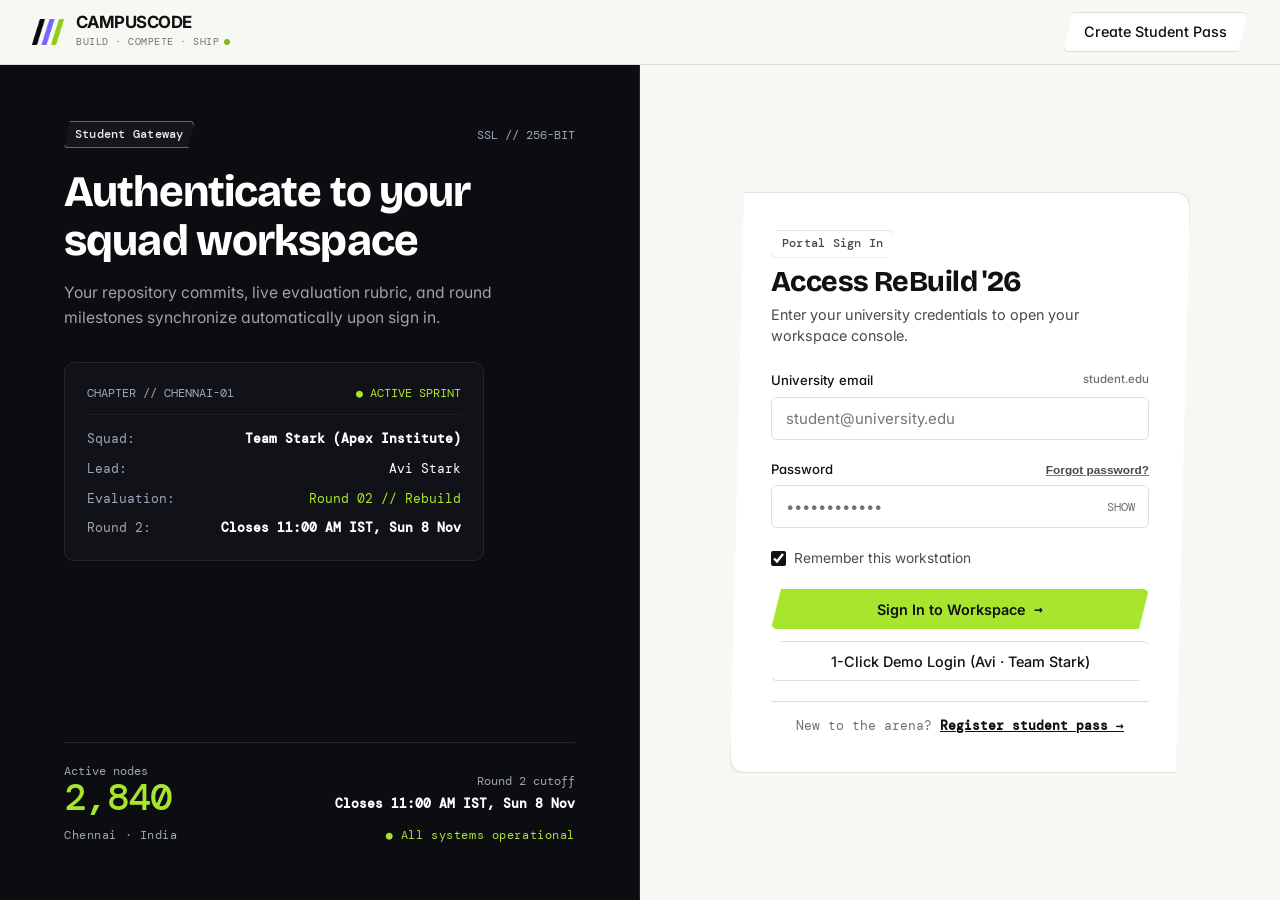
<file: login.html>
<!DOCTYPE html>
<html lang="en">
<head>
  <meta charset="UTF-8">
  <meta name="viewport" content="width=device-width, initial-scale=1.0">
  <title>Student Portal Login — CampusCode ReBuild '26</title>
  <meta name="description" content="Sign in to your CampusCode Student Engineering Workspace for ReBuild '26 Round 2.">
  <meta name="theme-color" content="#f7f7f4">
  <meta property="og:title" content="Student Sign In — CampusCode ReBuild '26">
  <meta property="og:description" content="Access your CampusCode student engineering workspace and manage Round 2 submissions.">
  <meta property="og:image" content="assets/campuscode-logo.png">
  <meta property="og:type" content="website">

  <!-- Favicon & Brand Asset -->
  <link rel="icon" type="image/png" href="assets/campuscode-logo.png">

  <!-- Typography: Google Fonts Bricolage Grotesque, Inter & DM Mono -->
  <link rel="preconnect" href="https://fonts.googleapis.com">
  <link rel="preconnect" href="https://fonts.gstatic.com" crossorigin>
  <link href="https://fonts.googleapis.com/css2?family=Bricolage+Grotesque:opsz,wght@12..96,500..800&display=swap" rel="stylesheet">
  <link href="https://fonts.googleapis.com/css2?family=DM+Mono:ital,wght@0,300;0,400;0,500;1,400&family=Inter:wght@400;500;600;700&display=swap" rel="stylesheet">

  <!-- Core Stylesheet -->
  <link rel="stylesheet" href="css/styles.css">

  <!-- Preemptive Zero-Chrome Notification & Dialog Interceptor -->
  <script>
    (function () {
      window.__campusToastQueue = window.__campusToastQueue || [];
      window.alert = function (msg) {
        var str = String(msg || "");
        var isSuccess = /renew|success|verified|approved|download/i.test(str);
        var isErr = /error|failed|invalid/i.test(str);
        var type = isErr ? 'error' : (isSuccess ? 'success' : 'info');
        if (typeof window.showCampusToast === 'function') {
          window.showCampusToast(str, type);
        } else {
          window.__campusToastQueue.push({ msg: str, type: type });
        }
      };
      window.confirm = function (msg) {
        if (typeof window.showCampusToast === 'function') {
          window.showCampusToast(String(msg || ""), 'info');
        } else {
          window.__campusToastQueue.push({ msg: String(msg || ""), type: 'info' });
        }
        return true;
      };
      window.prompt = function (msg, def) {
        if (typeof window.showCampusToast === 'function') {
          window.showCampusToast(String(msg || ""), 'info');
        } else {
          window.__campusToastQueue.push({ msg: String(msg || ""), type: 'info' });
        }
        return def || '';
      };
    })();
  </script>
</head>
<body>

  <!-- Top Navigation Header -->
  <header class="site-header">
    <a href="index.html" class="brand-wrapper">
      <img src="assets/campuscode-logo.png" alt="CampusCode Authentic Brand Logo" class="brand-logo-img">
      <div class="brand-info">
        <span class="brand-name">CAMPUSCODE</span>
        <span class="brand-tagline-pill">
          BUILD · COMPETE · SHIP
          <span class="tagline-pulse-dot" aria-hidden="true"></span>
        </span>
      </div>
    </a>

    <div class="header-actions">
      <a href="register.html" class="btn btn-secondary btn-md">Create Student Pass</a>
    </div>
  </header>

  <main class="auth-split-wrapper">
    <!-- Left Deep Ink Black Band -->
    <section class="auth-split-left-band" aria-label="Arena Manifestation">
      <div>
        <div style="display: flex; align-items: center; justify-content: space-between; margin-bottom: 20px;">
          <span class="slash-badge slash-badge-ghost">Student Gateway</span>
          <span class="mono" style="color: var(--text-on-black-muted); font-size: 0.75rem;">SSL // 256-BIT</span>
        </div>

        <h1 style="color: #ffffff; margin-bottom: 14px;">
          Authenticate to your squad workspace
        </h1>
        <p style="color: var(--text-on-black-secondary); font-size: 0.98rem; line-height: 1.6; max-width: 480px;">
          Your repository commits, live evaluation rubric, and round milestones synchronize automatically upon sign in.
        </p>

        <!-- Authentic Product Moment: Squad Workspace Terminal -->
        <div style="background: #111218; border: 1px solid var(--black-border); border-radius: var(--radius-md); padding: 22px; margin: 32px 0; max-width: 420px;" aria-label="Squad Verification Terminal">
          <div style="display: flex; justify-content: space-between; align-items: center; border-bottom: 1px solid rgba(255, 255, 255, 0.06); padding-bottom: 12px; margin-bottom: 14px;" class="mono">
            <span style="font-size: 0.72rem; color: var(--text-on-black-muted);">CHAPTER // CHENNAI-01</span>
            <span style="font-size: 0.72rem; color: var(--lime);">● ACTIVE SPRINT</span>
          </div>
          <div style="display: flex; flex-direction: column; gap: 10px; font-size: 0.82rem;" class="mono">
            <div style="display: flex; justify-content: space-between;">
              <span style="color: var(--text-on-black-muted);">Squad:</span>
              <strong style="color: #ffffff;">Team Stark (Apex Institute)</strong>
            </div>
            <div style="display: flex; justify-content: space-between;">
              <span style="color: var(--text-on-black-muted);">Lead:</span>
              <span style="color: #ffffff;">Avi Stark</span>
            </div>
            <div style="display: flex; justify-content: space-between;">
              <span style="color: var(--text-on-black-muted);">Evaluation:</span>
              <span style="color: var(--lime);">Round 02 // Rebuild</span>
            </div>
            <div style="display: flex; justify-content: space-between;">
              <span style="color: var(--text-on-black-muted);">Round 2:</span>
              <strong style="color: #ffffff;">Closes 11:00 AM IST, Sun 8 Nov</strong>
            </div>
          </div>
        </div>
      </div>

      <!-- Left Band Telemetry Footer -->
      <div style="border-top: 1px solid var(--black-border); padding-top: 20px;">
        <div style="display: flex; justify-content: space-between; align-items: flex-end;">
          <div>
            <div class="mono" style="font-size: 0.72rem; color: var(--text-on-black-muted);">Active nodes</div>
            <div class="display-numeral-giant numeral-lime" style="font-size: 2.4rem;">2,840</div>
          </div>
          <div class="mono" style="text-align: right;">
            <div style="font-size: 0.72rem; color: var(--text-on-black-muted);">Round 2 cutoff</div>
            <strong style="color: #ffffff; font-size: 0.8rem;">Closes 11:00 AM IST, Sun 8 Nov</strong>
          </div>
        </div>
        <div class="mono" style="font-size: 0.72rem; color: #a0a4b8; margin-top: 12px; letter-spacing: 0.05em; display: flex; justify-content: space-between;">
          <span>Chennai · India</span>
          <span style="color: var(--lime);">● All systems operational</span>
        </div>
      </div>
    </section>

    <!-- Right Light Canvas Band -->
    <section class="auth-split-right-band">
      <div class="auth-card-angled" aria-labelledby="login-heading">
        <div style="margin-bottom: 24px;">
          <span class="slash-badge slash-badge-ghost" style="margin-bottom: 8px;">Portal Sign In</span>
          <h2 id="login-heading" style="font-size: 1.8rem; margin-bottom: 6px;">
            Access ReBuild '26
          </h2>
          <p style="font-size: 0.9rem; color: var(--text-secondary);">
            Enter your university credentials to open your workspace console.
          </p>
        </div>

        <form id="login-form" novalidate>
          <!-- Email Input -->
          <div class="form-group">
            <label for="login-email" class="form-label">
              <span>University email</span>
              <span style="color: var(--text-muted); font-size: 0.72rem;">student.edu</span>
            </label>
            <input 
              type="email" 
              id="login-email" 
              class="form-input" 
              placeholder="student@university.edu" 
              required 
              autocomplete="email">
            <span class="form-error-msg">Valid student email address required.</span>
          </div>

          <!-- Password Input -->
          <div class="form-group">
            <label for="login-password" class="form-label">
              <span>Password</span>
              <button type="button" id="btn-forgot-password" style="background: none; border: none; padding: 0; color: var(--text-secondary); font-weight: 600; text-decoration: underline; text-decoration-color: var(--purple); font-size: 0.74rem; cursor: pointer;">Forgot password?</button>
            </label>
            <div class="input-with-action" style="position: relative; display: flex; align-items: center;">
              <input 
                type="password" 
                id="login-password" 
                class="form-input" 
                placeholder="••••••••••••" 
                required 
                minlength="6"
                autocomplete="current-password">
              <button type="button" class="input-addon-btn js-toggle-password" style="position: absolute; right: 14px; background: transparent; border: none; font-family: var(--font-mono); font-size: 0.75rem; cursor: pointer; color: var(--text-muted);">SHOW</button>
            </div>
            <span class="form-error-msg">Password must be at least 6 characters.</span>
          </div>

          <!-- Remember Me -->
          <div style="display: flex; align-items: center; justify-content: space-between; margin-bottom: 20px;">
            <label style="display: flex; align-items: center; gap: 8px; font-size: 0.86rem; cursor: pointer;">
              <input type="checkbox" id="login-remember" checked style="accent-color: var(--black); width: 15px; height: 15px;">
              <span style="color: var(--text-secondary);">Remember this workstation</span>
            </label>
          </div>

          <!-- ONE Lime Primary Action -->
          <button type="submit" class="btn btn-lime btn-md" style="width: 100%; margin-bottom: 12px;">
            <span>Sign In to Workspace</span>
            <span class="mono" aria-hidden="true">→</span>
          </button>

          <!-- 1-Click Demo Login -->
          <button type="button" id="btn-demo-login" class="btn btn-secondary btn-md" style="width: 100%;">
            <span>1-Click Demo Login (Avi · Team Stark)</span>
          </button>
        </form>

        <div style="margin-top: 20px; padding-top: 14px; border-top: 1px solid var(--hairline); text-align: center; font-size: 0.82rem;" class="mono">
          <span style="color: var(--text-muted);">New to the arena? </span>
          <a href="register.html" style="color: var(--black); font-weight: 600; text-decoration: underline;">
            Register student pass →
          </a>
        </div>
      </div>
    </section>
  </main>

  <script src="js/app.js"></script>
</body>
</html>
</file>
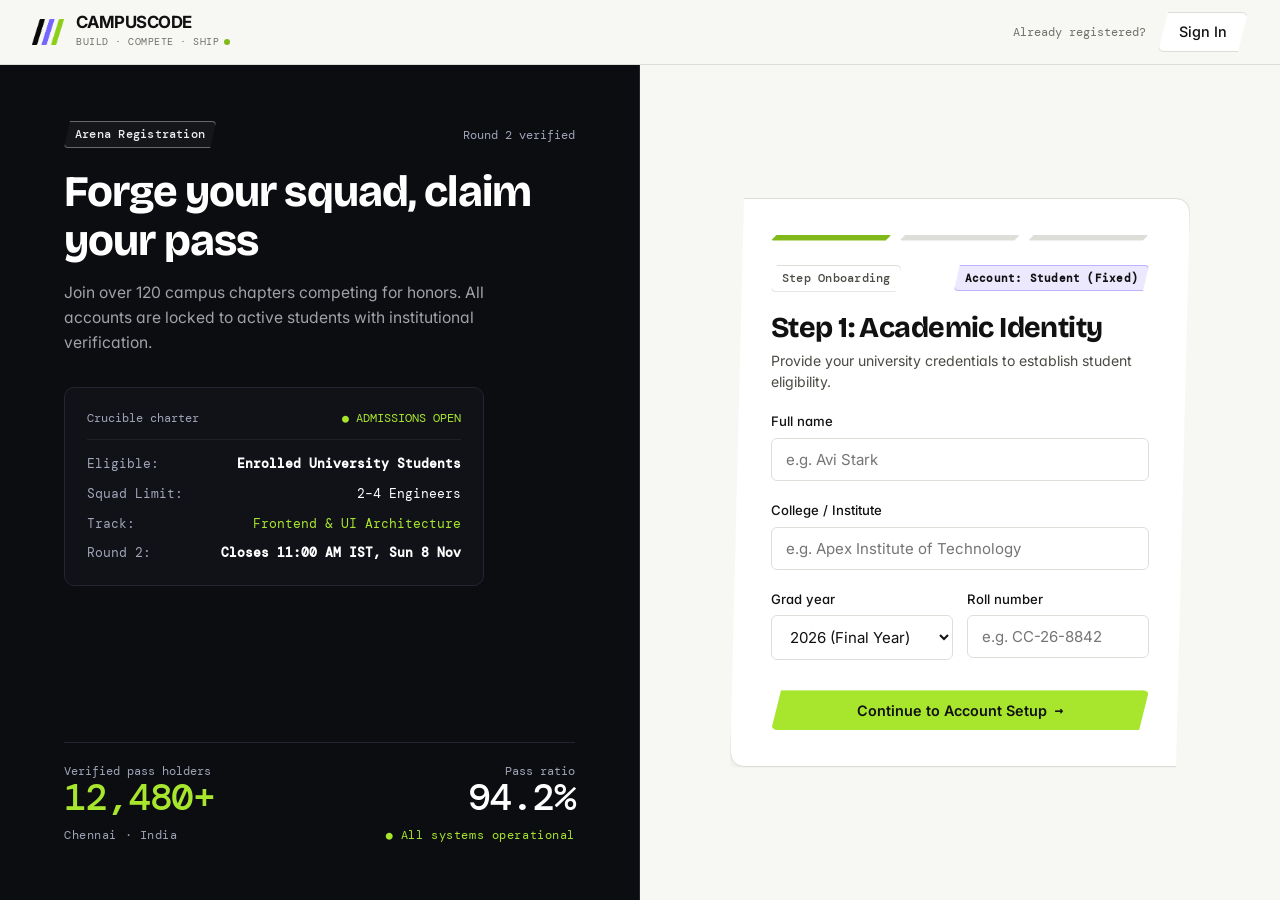
<file: register.html>
<!DOCTYPE html>
<html lang="en">
<head>
  <meta charset="UTF-8">
  <meta name="viewport" content="width=device-width, initial-scale=1.0">
  <title>Student Registration — CampusCode ReBuild '26</title>
  <meta name="description" content="Register your student pass for CampusCode ReBuild '26 Round 2 student hackathon arena.">
  <meta name="theme-color" content="#f7f7f4">
  <meta property="og:title" content="Student Registration — CampusCode ReBuild '26">
  <meta property="og:description" content="Claim your student pass and register your engineering squad for CampusCode ReBuild '26.">
  <meta property="og:image" content="assets/campuscode-logo.png">
  <meta property="og:type" content="website">

  <!-- Favicon & Brand Asset -->
  <link rel="icon" type="image/png" href="assets/campuscode-logo.png">

  <!-- Typography: Google Fonts Bricolage Grotesque, Inter & DM Mono -->
  <link rel="preconnect" href="https://fonts.googleapis.com">
  <link rel="preconnect" href="https://fonts.gstatic.com" crossorigin>
  <link href="https://fonts.googleapis.com/css2?family=Bricolage+Grotesque:opsz,wght@12..96,500..800&display=swap" rel="stylesheet">
  <link href="https://fonts.googleapis.com/css2?family=DM+Mono:ital,wght@0,300;0,400;0,500;1,400&family=Inter:wght@400;500;600;700&display=swap" rel="stylesheet">

  <!-- Core Stylesheet -->
  <link rel="stylesheet" href="css/styles.css">

  <!-- Preemptive Zero-Chrome Notification & Dialog Interceptor -->
  <script>
    (function () {
      window.__campusToastQueue = window.__campusToastQueue || [];
      window.alert = function (msg) {
        var str = String(msg || "");
        var isSuccess = /renew|success|verified|approved|download/i.test(str);
        var isErr = /error|failed|invalid/i.test(str);
        var type = isErr ? 'error' : (isSuccess ? 'success' : 'info');
        if (typeof window.showCampusToast === 'function') {
          window.showCampusToast(str, type);
        } else {
          window.__campusToastQueue.push({ msg: str, type: type });
        }
      };
      window.confirm = function (msg) {
        if (typeof window.showCampusToast === 'function') {
          window.showCampusToast(String(msg || ""), 'info');
        } else {
          window.__campusToastQueue.push({ msg: String(msg || ""), type: 'info' });
        }
        return true;
      };
      window.prompt = function (msg, def) {
        if (typeof window.showCampusToast === 'function') {
          window.showCampusToast(String(msg || ""), 'info');
        } else {
          window.__campusToastQueue.push({ msg: String(msg || ""), type: 'info' });
        }
        return def || '';
      };
    })();
  </script>
</head>
<body>

  <!-- Top Navigation Header -->
  <header class="site-header">
    <a href="index.html" class="brand-wrapper">
      <img src="assets/campuscode-logo.png" alt="CampusCode Authentic Brand Logo" class="brand-logo-img">
      <div class="brand-info">
        <span class="brand-name">CAMPUSCODE</span>
        <span class="brand-tagline-pill">
          BUILD · COMPETE · SHIP
          <span class="tagline-pulse-dot" aria-hidden="true"></span>
        </span>
      </div>
    </a>

    <div class="header-actions">
      <span class="mono" style="font-size: 0.78rem; color: var(--text-muted);">Already registered?</span>
      <a href="login.html" class="btn btn-secondary btn-md">Sign In</a>
    </div>
  </header>

  <main class="auth-split-wrapper">
    <!-- Left Deep Ink Black Band -->
    <section class="auth-split-left-band" aria-label="Registration Arena Overview">
      <div>
        <div style="display: flex; align-items: center; justify-content: space-between; margin-bottom: 20px;">
          <span class="slash-badge slash-badge-ghost">Arena Registration</span>
          <span class="mono" style="color: var(--text-on-black-muted); font-size: 0.75rem;">Round 2 verified</span>
        </div>

        <h1 style="color: #ffffff; margin-bottom: 14px;">
          Forge your squad, claim your pass
        </h1>
        <p style="color: var(--text-on-black-secondary); font-size: 0.98rem; line-height: 1.6; max-width: 480px;">
          Join over 120 campus chapters competing for honors. All accounts are locked to active students with institutional verification.
        </p>

        <!-- Product Moment: Academic Verification Console -->
        <div style="background: #111218; border: 1px solid var(--black-border); border-radius: var(--radius-md); padding: 22px; margin: 32px 0; max-width: 420px;" aria-label="Institutional Ledger">
          <div style="display: flex; justify-content: space-between; align-items: center; border-bottom: 1px solid rgba(255, 255, 255, 0.06); padding-bottom: 12px; margin-bottom: 14px;" class="mono">
            <span style="font-size: 0.72rem; color: var(--text-on-black-muted);">Crucible charter</span>
            <span style="font-size: 0.72rem; color: var(--lime);">● ADMISSIONS OPEN</span>
          </div>
          <div style="display: flex; flex-direction: column; gap: 10px; font-size: 0.82rem;" class="mono">
            <div style="display: flex; justify-content: space-between;">
              <span style="color: var(--text-on-black-muted);">Eligible:</span>
              <strong style="color: #ffffff;">Enrolled University Students</strong>
            </div>
            <div style="display: flex; justify-content: space-between;">
              <span style="color: var(--text-on-black-muted);">Squad Limit:</span>
              <span style="color: #ffffff;">2–4 Engineers</span>
            </div>
            <div style="display: flex; justify-content: space-between;">
              <span style="color: var(--text-on-black-muted);">Track:</span>
              <span style="color: var(--lime);">Frontend &amp; UI Architecture</span>
            </div>
            <div style="display: flex; justify-content: space-between;">
              <span style="color: var(--text-on-black-muted);">Round 2:</span>
              <strong style="color: #ffffff;">Closes 11:00 AM IST, Sun 8 Nov</strong>
            </div>
          </div>
        </div>
      </div>

      <div style="border-top: 1px solid var(--black-border); padding-top: 20px;">
        <div style="display: flex; justify-content: space-between; align-items: flex-end;">
          <div>
            <div class="mono" style="font-size: 0.72rem; color: var(--text-on-black-muted);">Verified pass holders</div>
            <div class="display-numeral-giant numeral-lime" style="font-size: 2.4rem;">12,480+</div>
          </div>
          <div class="mono" style="text-align: right;">
            <div style="font-size: 0.72rem; color: var(--text-on-black-muted);">Pass ratio</div>
            <div class="display-numeral-giant" style="font-size: 2.4rem; color: #ffffff;">94.2%</div>
          </div>
        </div>
        <div class="mono" style="font-size: 0.72rem; color: #a0a4b8; margin-top: 12px; letter-spacing: 0.05em; display: flex; justify-content: space-between;">
          <span>Chennai · India</span>
          <span style="color: var(--lime);">● All systems operational</span>
        </div>
      </div>
    </section>

    <!-- Right Light Canvas Band -->
    <section class="auth-split-right-band">
      <div class="auth-card-angled" aria-labelledby="register-heading">
        
        <!-- Progress Track -->
        <div class="wizard-slanted-track" aria-label="Onboarding Progress">
          <div class="wizard-bar-segment active" id="step-track-1" title="Step 1: Identity"></div>
          <div class="wizard-bar-segment" id="step-track-2" title="Step 2: Account"></div>
          <div class="wizard-bar-segment" id="step-track-3" title="Step 3: Confirm"></div>
        </div>

        <div style="display: flex; align-items: center; justify-content: space-between; margin-bottom: 20px;">
          <span class="slash-badge slash-badge-ghost">Step Onboarding</span>
          <span class="slash-badge slash-badge-purple" style="font-size: 0.68rem;">Account: Student (Fixed)</span>
        </div>

        <form id="register-wizard-form" novalidate>
          
          <!-- STEP 1: IDENTITY -->
          <div id="wizard-step-1">
            <h2 id="register-heading" style="font-size: 1.8rem; margin-bottom: 6px;">
              Step 1: Academic Identity
            </h2>
            <p style="font-size: 0.88rem; color: var(--text-secondary); margin-bottom: 20px;">
              Provide your university credentials to establish student eligibility.
            </p>

            <div class="form-group">
              <label for="reg-name" class="form-label">Full name</label>
              <input type="text" id="reg-name" class="form-input" placeholder="e.g. Avi Stark" required>
              <span class="form-error-msg">Please enter your legal student name.</span>
            </div>

            <div class="form-group">
              <label for="reg-college" class="form-label">College / Institute</label>
              <input type="text" id="reg-college" class="form-input" placeholder="e.g. Apex Institute of Technology" required>
              <span class="form-error-msg">Please enter your university name.</span>
            </div>

            <div style="display: grid; grid-template-columns: 1fr 1fr; gap: 14px;">
              <div class="form-group">
                <label for="reg-grad" class="form-label">Grad year</label>
                <select id="reg-grad" class="form-input" style="cursor: pointer;">
                  <option value="2026" selected>2026 (Final Year)</option>
                  <option value="2027">2027 (Pre-Final)</option>
                  <option value="2028">2028</option>
                </select>
              </div>
              <div class="form-group">
                <label for="reg-roll" class="form-label">Roll number</label>
                <input type="text" id="reg-roll" class="form-input" placeholder="e.g. CC-26-8842">
              </div>
            </div>

            <button type="button" id="btn-next-step-1" class="btn btn-lime btn-md" style="width: 100%; margin-top: 10px;">
              <span>Continue to Account Setup</span>
              <span class="mono" aria-hidden="true">→</span>
            </button>
          </div>

          <!-- STEP 2: ACCOUNT -->
          <div id="wizard-step-2" style="display: none;">
            <h2 style="font-size: 1.8rem; margin-bottom: 6px;">
              Step 2: Workspace Account
            </h2>
            <p style="font-size: 0.88rem; color: var(--text-secondary); margin-bottom: 20px;">
              Create your secure workspace credentials and choose your competition track.
            </p>

            <div class="form-group">
              <label for="reg-email" class="form-label">University email</label>
              <input type="email" id="reg-email" class="form-input" placeholder="student@university.edu" required>
              <span class="form-error-msg">Valid institutional email required.</span>
            </div>

            <div class="form-group">
              <label for="reg-password" class="form-label">Create password</label>
              <div class="input-with-action" style="position: relative; display: flex; align-items: center;">
                <input type="password" id="reg-password" class="form-input" placeholder="••••••••••••" required minlength="6">
                <button type="button" class="input-addon-btn js-toggle-password" style="position: absolute; right: 14px; background: transparent; border: none; font-family: var(--font-mono); font-size: 0.75rem; cursor: pointer; color: var(--text-muted);">SHOW</button>
              </div>
              <div class="password-strength-container" style="margin-top: 6px;">
                <div class="password-strength-bar" style="height: 4px; background: var(--hairline); border-radius: var(--radius-xs); overflow: hidden; display: flex;">
                  <div id="pass-strength-fill" style="width: 0%; height: 100%; transition: width 0.3s ease, background-color 0.3s ease;"></div>
                </div>
                <div style="display: flex; justify-content: space-between; margin-top: 4px;" class="mono">
                  <span style="font-size: 0.7rem; color: var(--text-muted);">Strength:</span>
                  <span id="pass-strength-text" style="font-size: 0.7rem; font-weight: 600; color: var(--text-muted);">Too short</span>
                </div>
              </div>
              <span class="form-error-msg">Password must be at least 6 characters.</span>
            </div>

            <div class="form-group">
              <label for="reg-track" class="form-label">Competition track</label>
              <select id="reg-track" class="form-input">
                <option value="frontend" selected>Frontend Engineering &amp; UI Architecture</option>
                <option value="systems">Distributed Systems &amp; Backend</option>
                <option value="ai">Applied AI &amp; Autonomous Agents</option>
              </select>
            </div>

            <div style="display: flex; gap: 12px; margin-top: 10px;">
              <button type="button" id="btn-back-step-2" class="btn btn-secondary btn-md" style="flex: 0.4;">
                <span>← Back</span>
              </button>
              <button type="button" id="btn-next-step-2" class="btn btn-lime btn-md" style="flex: 1;">
                <span>Confirm &amp; Rules →</span>
              </button>
            </div>
          </div>

          <!-- STEP 3: CONFIRM & RULES -->
          <div id="wizard-step-3" style="display: none;">
            <h2 style="font-size: 1.8rem; margin-bottom: 6px;">
              Step 3: Arena Rules &amp; Honor Code
            </h2>
            <p style="font-size: 0.88rem; color: var(--text-secondary); margin-bottom: 20px;">
              Strict adherence to the ReBuild '26 technical charter is required.
            </p>

            <div style="background: var(--canvas); border: 1px solid var(--hairline); border-radius: var(--radius-sm); padding: 16px; margin-bottom: 20px; font-size: 0.84rem;">
              <div class="mono" style="font-weight: 600; color: var(--black); margin-bottom: 6px;">
                REBUILD '26 CODE OF CONDUCT:
              </div>
              <ul style="padding-left: 18px; color: var(--text-secondary); line-height: 1.5;">
                <li>All submissions must be original student work built during the sprint.</li>
                <li>Plagiarism or mirror copies of existing live portals will result in disqualification.</li>
                <li>Project submissions and team git repositories will be evaluated for code quality and execution integrity.</li>
              </ul>
            </div>

            <div style="display: flex; flex-direction: column; gap: 12px; margin-bottom: 24px;">
              <label style="display: flex; align-items: flex-start; gap: 10px; font-size: 0.86rem; cursor: pointer;">
                <input type="checkbox" id="reg-rules-check" checked style="accent-color: var(--black); width: 16px; height: 16px; margin-top: 2px;">
                <span>I agree to the CampusCode ReBuild '26 Arena Rules and Code of Conduct.</span>
              </label>

              <label style="display: flex; align-items: flex-start; gap: 10px; font-size: 0.86rem; cursor: pointer;">
                <input type="checkbox" id="reg-age-check" checked style="accent-color: var(--black); width: 16px; height: 16px; margin-top: 2px;">
                <span>I confirm that I am at least 18 years of age and an active university student.</span>
              </label>
            </div>

            <div style="display: flex; gap: 12px;">
              <button type="button" id="btn-back-step-3" class="btn btn-secondary btn-md" style="flex: 0.4;">
                <span>← Back</span>
              </button>
              <button type="submit" class="btn btn-lime btn-md" style="flex: 1;">
                <span>Complete Enrollment</span>
              </button>
            </div>
          </div>

          <!-- SUCCESS STATE -->
          <div id="wizard-success-state" style="display: none; text-align: center; padding: 24px 0;">
            <div class="slash-badge slash-badge-lime" style="margin-bottom: 14px;">
              ✓ Verification Confirmed
            </div>
            <h2 style="font-size: 2rem; margin-bottom: 8px;">Registration Approved</h2>
            <p style="margin-bottom: 20px; color: var(--text-secondary); font-size: 0.92rem;">
              Student pass issued for <strong>Avi Stark</strong> · Assigned to <strong>Team Stark</strong>. Routing to your engineering workspace...
            </p>
            <div style="display: flex; justify-content: center;">
              <span class="tagline-pulse-dot" style="width: 12px; height: 12px;"></span>
            </div>
          </div>

        </form>
      </div>
    </section>
  </main>

  <script src="js/app.js"></script>
</body>
</html>
</file>
<file: css/styles.css>
/* ==========================================================================
   CampusCode ReBuild '26 — Architectural Engineering Design System
   Refined with Unslop: Craft, quiet chrome, deliberate typography & real moments.
   ========================================================================== */

:root {
  /* Brand Primitive Hexes (STRICTLY PRESERVED) */
  --canvas: #f7f7f4;
  --white: #ffffff;
  --hairline: #deded8;
  --hairline-dark: #26262b;
  --purple: #7665ff;
  --purple-light: rgba(118, 101, 255, 0.1);
  --lime: #a8e62e;
  --lime-dark: #82b91a;
  --black: #111111;

  /* Refined Neutral Ink Ramps */
  --black-band: #0c0d11;
  --black-surface: #14151b;
  --black-surface-raised: #1c1d25;
  --black-border: #232530;

  /* Semantic Roles */
  --bg-canvas: var(--canvas);
  --bg-card: var(--white);
  --border-key: 1px solid var(--black);
  --border-hairline: 1px solid var(--hairline);

  --text-primary: #111111;
  --text-secondary: #4b4b45;
  --text-muted: #71716b;
  --text-on-black: #ededed;
  --text-on-black-secondary: #a1a1a8;
  --text-on-black-muted: #a0a4b8;

  /* Calibrated Soft Shadows (Zero Clipping Glitches) */
  --shadow-sm: 0 1px 2px rgba(0, 0, 0, 0.04);
  --shadow-card: 0 4px 16px rgba(0, 0, 0, 0.05), 0 1px 2px rgba(0, 0, 0, 0.03);
  --shadow-floating: 0 16px 40px rgba(0, 0, 0, 0.12), 0 2px 6px rgba(0, 0, 0, 0.04);
  --shadow-dock: 0 16px 36px rgba(0, 0, 0, 0.35), 0 0 0 1px rgba(255, 255, 255, 0.1);

  /* Radii Scale (Nested Math) */
  --radius-xs: 4px;
  --radius-sm: 6px;
  --radius-md: 10px;
  --radius-lg: 14px;
  --radius-pill: 9999px;

  /* Typography & Unified Heading Scale */
  --font-display: 'Bricolage Grotesque', 'Inter', system-ui, sans-serif;
  --font-sans: 'Inter', -apple-system, BlinkMacSystemFont, "Segoe UI", Roboto, sans-serif;
  --font-mono: 'DM Mono', ui-monospace, SFMono-Regular, Menlo, Monaco, Consolas, monospace;

  --text-display: clamp(2.6rem, 4.2vw, 3.8rem);
  --text-h1: clamp(2.1rem, 3.4vw, 2.85rem);
  --text-h2: clamp(1.75rem, 2.6vw, 2.25rem);
  --text-h3: clamp(1.2rem, 1.6vw, 1.45rem);

  /* Button Size Tokens (Strict Heights: sm 32px, md 40px, lg 48px) */
  --btn-h-sm: 32px;
  --btn-h-md: 40px;
  --btn-h-lg: 48px;

  /* Signature Architectural ~15° Angle Tokens (tan 15° ≈ 0.268)
     sm (32px): ~8px slant  -> polygon(8px 0%, 100% 0%, calc(100% - 8px) 100%, 0% 100%)
     md (40px): ~10px slant -> polygon(10px 0%, 100% 0%, calc(100% - 10px) 100%, 0% 100%)
     lg (48px): ~13px slant -> polygon(13px 0%, 100% 0%, calc(100% - 13px) 100%, 0% 100%)
  */
  --slash-angle: -15deg;
  --slash-clip-btn-sm: polygon(8px 0%, 100% 0%, calc(100% - 8px) 100%, 0% 100%);
  --slash-clip-btn-md: polygon(10px 0%, 100% 0%, calc(100% - 10px) 100%, 0% 100%);
  --slash-clip-btn-lg: polygon(13px 0%, 100% 0%, calc(100% - 13px) 100%, 0% 100%);
  --slash-clip-btn: var(--slash-clip-btn-md);
  --slash-clip-tag: polygon(6px 0%, 100% 0%, calc(100% - 6px) 100%, 0% 100%);
  --slash-clip-card-angled: polygon(14px 0%, 100% 0%, calc(100% - 14px) 100%, 0% 100%);
  --slash-clip-dock: polygon(14px 0%, 100% 0%, calc(100% - 14px) 100%, 0% 100%);
  --slash-clip-dock-item: polygon(8px 0%, 100% 0%, calc(100% - 8px) 100%, 0% 100%);

  /* Animation Easing */
  --ease-standard: cubic-bezier(0.22, 1, 0.36, 1);
}

/* ==========================================================================
   Base & Reset
   ========================================================================== */
*, *::before, *::after {
  box-sizing: border-box;
  margin: 0;
  padding: 0;
}

html {
  font-size: 16px;
  scroll-behavior: smooth;
  -webkit-font-smoothing: antialiased;
  -moz-osx-font-smoothing: grayscale;
  background-color: var(--bg-canvas);
  color: var(--text-primary);
  font-family: var(--font-sans);
}

body {
  min-height: 100vh;
  background-color: var(--bg-canvas);
  color: var(--text-primary);
  line-height: 1.5;
  overflow-x: hidden;
  position: relative;
  font-feature-settings: "cv02", "cv03", "cv04", "cv11";
}

:focus-visible {
  outline: 2px solid var(--lime-dark);
  outline-offset: 2px;
}

.band-black :focus-visible,
.site-dock :focus-visible,
.campus-toast :focus-visible,
.auth-split-left-band :focus-visible {
  outline: 2px solid var(--lime);
  outline-offset: 2px;
}

/* Cursor slash: quieted */
#cursor-slash {
  display: none !important;
}

/* ==========================================================================
   Alternating Full-Width Bands
   ========================================================================== */
.band-light {
  width: 100%;
  background: var(--bg-canvas);
  color: var(--text-primary);
  position: relative;
  padding: 64px 0;
}

.band-black {
  width: 100%;
  background: var(--black-band);
  color: var(--text-on-black);
  position: relative;
  padding: 64px 0;
  border-top: 1px solid var(--black-border);
  border-bottom: 1px solid var(--black-border);
}

.band-container {
  width: 100%;
  max-width: 1320px;
  margin: 0 auto;
  padding: 0 32px;
}

/* Overview Specific Light & Track Bands */
.overview-hero-light {
  padding: 52px 0 44px 0;
  min-height: 540px;
  display: flex;
  flex-direction: column;
  justify-content: center;
}

.overview-hero-flex {
  display: flex;
  justify-content: space-between;
  align-items: flex-end;
  flex-wrap: wrap;
  gap: 24px;
}

.overview-hero-kpi-row {
  display: grid;
  grid-template-columns: repeat(3, 1fr);
  gap: 20px;
  margin-top: 36px;
}

.overview-kpi-card {
  background: var(--white);
  border: 1px solid var(--hairline);
  border-radius: var(--radius-md);
  padding: 18px 22px;
  box-shadow: var(--shadow-sm);
  clip-path: var(--slash-clip-card-angled);
  display: flex;
  flex-direction: column;
  gap: 4px;
  transition: transform 150ms ease, box-shadow 150ms ease;
}

.overview-kpi-card:hover {
  transform: translateY(-2px);
  box-shadow: var(--shadow-card);
}

.overview-kpi-label {
  font-size: 0.68rem;
  color: var(--text-muted);
  letter-spacing: 0.06em;
}

.overview-kpi-val {
  font-size: 1.15rem;
  color: var(--text-primary);
  letter-spacing: -0.02em;
}

.overview-kpi-sub {
  font-size: 0.72rem;
  color: var(--text-secondary);
}

.overview-hero-heading-stage {
  position: relative;
  perspective: 900px;
  display: flex;
  align-items: center;
  justify-content: space-between;
  gap: 32px;
  flex: 1;
}

.overview-hero-copy {
  position: relative;
  z-index: 2;
  max-width: 620px;
}

/* 3D Slab Pair: Positioned in empty area to the right of heading, never overlapping text */
.overview-3d-slab-pair {
  position: relative;
  width: 240px;
  height: 95px;
  pointer-events: none;
  z-index: 1;
  transform-style: preserve-3d;
  transform: rotateX(12deg) rotateY(-16deg) rotateZ(2.5deg);
  opacity: 1;
  will-change: transform;
  transition: transform 200ms ease-out;
  flex-shrink: 0;
  margin-left: auto;
}

.overview-slab-item {
  position: absolute;
  clip-path: var(--slash-clip-card-angled);
  border-radius: var(--radius-xs);
  transform-style: preserve-3d;
}

.overview-slab-item-purple {
  width: 190px;
  height: 65px;
  background: #7665ff;
  border-left: 4px solid rgba(255, 255, 255, 0.9);
  filter: drop-shadow(4px 5px 0px #4332bf);
  box-shadow: 0 10px 24px rgba(118, 101, 255, 0.22);
  top: 0;
  left: 0;
  transform: translate3d(0, 0, 0);
}

.overview-slab-item-purple::after {
  content: "";
  position: absolute;
  inset: 0;
  border-bottom: 5px solid #3d2cb0;
  border-right: 5px solid #3d2cb0;
  clip-path: inherit;
  pointer-events: none;
}

.overview-slab-item-black {
  width: 210px;
  height: 70px;
  background: #111111;
  border-left: 4px solid var(--lime);
  filter: drop-shadow(4px 5px 0px #040406);
  box-shadow: 0 14px 28px rgba(0, 0, 0, 0.35);
  top: 18px;
  left: 24px;
  transform: translate3d(0, 0, 20px);
}

.overview-slab-item-black::after {
  content: "";
  position: absolute;
  inset: 0;
  border-bottom: 5px solid #000000;
  border-right: 5px solid #000000;
  clip-path: inherit;
  pointer-events: none;
}

@media (max-width: 860px) {
  .overview-hero-heading-stage {
    flex-direction: column;
    align-items: flex-start;
    gap: 16px;
  }
  .overview-3d-slab-pair {
    margin-left: 0;
    margin-top: 8px;
  }
}

.overview-track-band {
  background: var(--black-band);
  color: var(--text-on-black);
  border-top: 1px solid var(--black-border);
  border-bottom: 1px solid var(--black-border);
  padding: 24px 0 36px 0;
  margin-top: 0 !important;
}

.band-seam-top-angled {
  margin-top: 0;
}

/* ==========================================================================
   Typography & Hierarchy (Unified Display Scale)
   ========================================================================== */
h1 {
  font-family: var(--font-display);
  font-size: var(--text-h1);
  color: inherit;
  font-weight: 750;
  letter-spacing: -0.025em;
  line-height: 1.15;
}

h2 {
  font-family: var(--font-display);
  font-size: var(--text-h2);
  color: inherit;
  font-weight: 750;
  letter-spacing: -0.02em;
  line-height: 1.18;
}

h3 {
  font-family: var(--font-sans);
  font-size: var(--text-h3);
  color: inherit;
  font-weight: 650;
  letter-spacing: -0.015em;
  line-height: 1.25;
}

h4 {
  font-family: var(--font-sans);
  font-size: 1rem;
  color: inherit;
  font-weight: 600;
  letter-spacing: -0.01em;
  line-height: 1.3;
}

/* Display Typography: Bricolage Grotesque (Strictly Scoped)
   Applied ONLY to: landing hero headline, section h2 headings, Overview greeting,
   h1 on auth pages, 01/02/03 round numerals, and event titles on carousel cards */
.hero-title-giant {
  font-family: var(--font-display);
  font-size: var(--text-display);
  font-weight: 800;
  letter-spacing: -0.025em;
  line-height: 1.05;
}

#student-greeting-text,
.overview-hero-copy h1,
.auth-split-left-band h1,
#login-heading,
#register-heading {
  font-family: var(--font-display);
  font-size: var(--text-h1);
  font-weight: 750;
  letter-spacing: -0.02em;
  line-height: 1.12;
}

.carousel-card-3d h3,
.carousel-card-face h3 {
  font-family: var(--font-display);
  font-size: var(--text-h3);
  font-weight: 750;
  letter-spacing: -0.02em;
  line-height: 1.2;
}

/* 01/02/03 Round Numerals */
.track-stage-block .display-numeral-giant,
.pillar-monolith-card .display-numeral-giant,
#how-it-works .display-numeral-giant {
  font-family: var(--font-display);
  font-weight: 800;
  letter-spacing: -0.02em;
  line-height: 0.95;
}

.mono {
  font-family: var(--font-mono);
  font-feature-settings: "tnum";
  font-variant-numeric: tabular-nums;
}

.display-numeral-giant {
  font-family: var(--font-mono);
  font-weight: 500;
  line-height: 0.9;
  letter-spacing: -0.04em;
  font-variant-numeric: tabular-nums;
}

.numeral-lime {
  color: var(--lime);
}

.numeral-purple {
  color: var(--purple);
}

.numeral-stroke {
  color: rgba(255, 255, 255, 0.48);
}

/* ==========================================================================
   Buttons & Status Badges (Strict Height Tokens)
   ========================================================================== */
.btn {
  font-family: var(--font-sans);
  font-weight: 500;
  font-size: 0.9rem;
  display: inline-flex;
  align-items: center;
  justify-content: center;
  gap: 8px;
  height: var(--btn-h-md);
  min-height: var(--btn-h-md);
  padding: 0 20px;
  box-sizing: border-box;
  cursor: pointer;
  text-decoration: none;
  border-radius: var(--radius-sm);
  clip-path: var(--slash-clip-btn-md);
  transition: background-color 200ms ease,
              border-color 200ms ease,
              color 200ms ease,
              transform 160ms cubic-bezier(0.16, 1, 0.3, 1),
              box-shadow 200ms ease;
  user-select: none;
  border: 1px solid transparent;
  white-space: nowrap;
}

.btn:hover {
  transform: translate3d(0, -2px, 0);
  box-shadow: 0 4px 12px rgba(0, 0, 0, 0.08);
}

.btn:active {
  transform: translate3d(0, 0, 0) scale(0.98);
}

/* The ONE primary action per screen */
.btn-lime {
  background-color: var(--lime);
  color: var(--black);
  border-color: var(--lime);
  font-weight: 600;
  clip-path: var(--slash-clip-btn-md);
}

.btn-lime:hover {
  background-color: #9fe223;
  box-shadow: 0 4px 14px rgba(0, 0, 0, 0.16);
}

.btn-black {
  background-color: var(--black);
  color: #ffffff;
  border-color: var(--black);
  clip-path: var(--slash-clip-btn-md);
}

.btn-black:hover {
  background-color: #222226;
  box-shadow: 0 4px 14px rgba(0, 0, 0, 0.25);
}

.btn-secondary {
  background-color: var(--white);
  color: var(--text-primary);
  border: 1px solid var(--hairline);
  box-shadow: var(--shadow-sm);
  clip-path: var(--slash-clip-btn-md);
}

.btn-secondary:hover {
  background-color: #ffffff;
  border-color: #c6c6bd;
  box-shadow: 0 4px 12px rgba(0, 0, 0, 0.06);
}

.band-black .btn-secondary {
  background-color: var(--black-surface);
  color: var(--text-on-black);
  border-color: var(--black-border);
}

.band-black .btn-secondary:hover {
  background-color: var(--black-surface-raised);
  border-color: #383a48;
}

.btn-sm {
  height: var(--btn-h-sm);
  min-height: var(--btn-h-sm);
  padding: 0 14px;
  font-size: 0.8rem;
  clip-path: var(--slash-clip-btn-sm);
}

.btn-md {
  height: var(--btn-h-md);
  min-height: var(--btn-h-md);
  padding: 0 20px;
  font-size: 0.9rem;
  clip-path: var(--slash-clip-btn-md);
}

.btn-lg {
  height: var(--btn-h-lg);
  min-height: var(--btn-h-lg);
  padding: 0 28px;
  font-size: 1rem;
  clip-path: var(--slash-clip-btn-lg);
}

/* Micro-Badges with Distinctive 15° Slant */
.slash-badge {
  font-family: var(--font-mono);
  font-size: 0.72rem;
  font-weight: 500;
  padding: 4px 10px;
  border-radius: var(--radius-xs);
  display: inline-flex;
  align-items: center;
  gap: 6px;
  letter-spacing: 0.02em;
  clip-path: var(--slash-clip-tag);
}

.slash-badge-lime {
  background: rgba(168, 230, 46, 0.18);
  color: #4f740a;
  border: 1px solid rgba(168, 230, 46, 0.4);
}

/* Current round badge ("Round 02 // Current Position") on dark surfaces */
.band-black .slash-badge-lime,
.auth-split-left-band .slash-badge-lime,
.rounds-summary-grid .slash-badge-lime,
.hero-stage-3d-wrapper .slash-badge-lime,
.stage-active-centerpiece .slash-badge-lime,
.track-segment-2 .slash-badge-lime {
  background: rgba(168, 230, 46, 0.15);
  color: #a8e62e;
  border: 1px solid #a8e62e;
  font-weight: 600;
}

.slash-badge-black {
  background: var(--black);
  color: #ffffff;
}

.slash-badge-purple {
  background: rgba(118, 101, 255, 0.14);
  color: var(--black);
  font-weight: 600;
  border: 1px solid rgba(118, 101, 255, 0.4);
}

/* Purple-tinted badges ("Round 03", "Upcoming") on dark surfaces */
.band-black .slash-badge-purple,
.auth-split-left-band .slash-badge-purple,
.rounds-summary-grid .slash-badge-purple,
.hero-stage-3d-wrapper .slash-badge-purple,
.track-stage-block .slash-badge-purple,
.track-segment-3 .slash-badge-purple,
.carousel-card-3d .slash-badge-purple,
.carousel-card-face .slash-badge-purple {
  background: rgba(118, 101, 255, 0.18);
  color: #b8b0ff;
  border: 1px solid rgba(184, 176, 255, 0.45);
  font-weight: 600;
}

.slash-badge-ghost {
  background: transparent;
  border: 1px solid var(--hairline);
  color: var(--text-secondary);
}

/* Neutral ghost badges, labels and "Progression Track" on dark surfaces */
.band-black .slash-badge-ghost,
.auth-split-left-band .slash-badge-ghost,
.hero-slab .slash-badge-ghost,
.track-stage-block .slash-badge-ghost,
.carousel-card-face .slash-badge-ghost,
.overview-track-band .slash-badge-ghost {
  background: rgba(255, 255, 255, 0.04);
  border: 1px solid rgba(255, 255, 255, 0.35);
  color: #ededed;
}

/* ==========================================================================
   Header & Navigation
   ========================================================================== */
.site-header {
  position: sticky;
  top: 0;
  z-index: 100;
  background: rgba(247, 247, 244, 0.94);
  backdrop-filter: blur(4px);
  -webkit-backdrop-filter: blur(4px);
  border-bottom: 1px solid var(--hairline);
  padding: 12px 32px;
  display: flex;
  align-items: center;
  justify-content: space-between;
}

.brand-wrapper {
  display: inline-flex;
  align-items: center;
  gap: 12px;
  text-decoration: none;
  color: var(--text-primary);
}

.brand-logo-img {
  width: 32px;
  height: 32px;
  object-fit: contain;
  display: block;
}

.brand-info {
  display: flex;
  flex-direction: column;
}

.brand-name {
  font-weight: 700;
  font-size: 1.05rem;
  letter-spacing: -0.03em;
  line-height: 1;
}

.brand-tagline-pill {
  display: inline-flex;
  align-items: center;
  gap: 5px;
  font-family: var(--font-mono);
  font-size: 0.65rem;
  color: var(--text-muted);
  letter-spacing: 0.05em;
  margin-top: 3px;
}

.tagline-pulse-dot {
  width: 6px;
  height: 6px;
  border-radius: 50%;
  background: var(--lime-dark);
  display: inline-block;
}

.nav-links {
  display: flex;
  align-items: center;
  gap: 28px;
  list-style: none;
}

.nav-link {
  font-size: 0.88rem;
  font-weight: 500;
  color: var(--text-secondary);
  text-decoration: none;
  transition: color 150ms ease;
}

.nav-link:hover,
.nav-link.active {
  color: var(--black);
}

.header-actions {
  display: flex;
  align-items: center;
  gap: 12px;
}

/* ==========================================================================
   Landing Hero: Refined Split & Live Terminal Console Preview
   ========================================================================== */
.hero-asymmetric-stage {
  display: grid;
  grid-template-columns: 1.15fr 0.95fr;
  gap: 56px;
  align-items: center;
  padding: 40px 0 20px 0;
}

.hero-editorial-block {
  display: flex;
  flex-direction: column;
  gap: 20px;
}

.hero-title-giant {
  font-family: var(--font-display);
  font-size: clamp(2.6rem, 4.2vw, 3.8rem);
  font-weight: 750;
  letter-spacing: -0.02em;
  line-height: 1.08;
  color: var(--black);
}

.hero-title-giant .slash-accent {
  color: var(--black);
  position: relative;
  font-style: normal;
}

.hero-lead-text {
  font-size: 1.08rem;
  color: var(--text-secondary);
  line-height: 1.6;
  max-width: 580px;
}

/* Landing Hero 3D Stage: Three CSS-3D Slabs (Black, Purple, Lime) */
.hero-stage-3d-wrapper {
  position: relative;
  width: 100%;
  max-width: 520px;
  height: 410px;
  margin: 0 auto;
  perspective: 1100px;
  perspective-origin: 50% 50%;
  display: flex;
  align-items: center;
  justify-content: center;
}

.hero-stage-3d-viewport {
  position: relative;
  width: 380px;
  height: 260px;
  transform-style: preserve-3d;
  transform: rotateX(12deg) rotateY(-18deg) rotateZ(3deg);
  will-change: transform;
}

.hero-slab {
  position: absolute;
  width: 355px;
  height: 195px;
  padding: 20px 24px;
  display: flex;
  flex-direction: column;
  justify-content: space-between;
  clip-path: var(--slash-clip-card-angled);
  transform-style: preserve-3d;
  will-change: transform, opacity;
  box-shadow: 0 20px 42px rgba(0, 0, 0, 0.22), 0 2px 8px rgba(0, 0, 0, 0.12);
  user-select: none;
  cursor: pointer;
  transition: box-shadow 0.2s ease;
}

.hero-slab:hover {
  box-shadow: 0 28px 56px rgba(0, 0, 0, 0.32), 0 4px 14px rgba(0, 0, 0, 0.16);
}

.hero-slab-black {
  background: var(--black-surface);
  color: var(--text-on-black);
  border: 1px solid var(--black-border);
  border-left: 5px solid #484b5c;
  top: 0px;
  left: 0px;
  z-index: 1;
}

.hero-slab-purple {
  background: var(--purple);
  color: #ffffff;
  border: 1px solid rgba(255, 255, 255, 0.25);
  border-left: 5px solid rgba(255, 255, 255, 0.7);
  top: 50px;
  left: 44px;
  z-index: 2;
}

.hero-slab-lime {
  background: var(--lime);
  color: var(--black);
  border: 1px solid rgba(0, 0, 0, 0.15);
  border-left: 5px solid var(--black);
  top: 100px;
  left: 88px;
  z-index: 3;
}

.slab-header-row {
  display: flex;
  justify-content: space-between;
  align-items: center;
}

.slab-content-core {
  margin: 6px 0;
}

.slab-eyebrow {
  letter-spacing: 0.06em;
  text-transform: uppercase;
  margin-bottom: 2px;
}

.slab-title-text {
  letter-spacing: -0.02em;
}

.slab-footer-row {
  border-top: 1px dashed rgba(255, 255, 255, 0.12);
  padding-top: 8px;
}

.hero-slab-lime .slab-footer-row {
  border-top-color: rgba(0, 0, 0, 0.15);
}

/* ==========================================================================
   Pillars & Milestones Sections
   ========================================================================== */
.pillar-asymmetric-row {
  display: grid;
  grid-template-columns: repeat(3, 1fr);
  gap: 24px;
  align-items: stretch;
}

.pillar-monolith-card {
  background: var(--black-surface);
  border: 1px solid var(--black-border);
  border-radius: var(--radius-md);
  clip-path: var(--slash-clip-card-angled);
  padding: 32px;
  display: flex;
  flex-direction: column;
  justify-content: space-between;
  transition: border-color 150ms ease;
}
  border: 1px solid var(--black-border);
  border-radius: var(--radius-md);
  padding: 32px;
  display: flex;
  flex-direction: column;
  justify-content: space-between;
  transition: border-color 150ms ease;
}

.pillar-monolith-card:hover {
  border-color: #383a48;
}

.pillar-lead-tag {
  font-family: var(--font-mono);
  font-size: 0.72rem;
  color: var(--text-on-black-muted);
  margin-bottom: 8px;
}

.pillar-title-large {
  font-size: 1.6rem;
  font-weight: 600;
  letter-spacing: -0.03em;
  color: #ffffff;
  margin-bottom: 10px;
}

.pillar-body-text {
  font-size: 0.92rem;
  color: var(--text-on-black-secondary);
  line-height: 1.6;
}

/* ==========================================================================
   Dashboard Overview: Horizontal 3-Round Timeline (The Centerpiece)
   ========================================================================== */
.telemetry-strip {
  width: 100%;
  background: #0f1015;
  color: var(--text-on-black-secondary);
  padding: 9px 32px;
  border-bottom: 1px solid var(--black-border);
  display: flex;
  align-items: center;
  justify-content: space-between;
  font-family: var(--font-mono);
  font-size: 0.76rem;
  overflow-x: auto;
  white-space: nowrap;
  gap: 20px;
}

.telemetry-item {
  display: inline-flex;
  align-items: center;
  gap: 6px;
}

.telemetry-item strong {
  color: #ffffff;
  font-weight: 500;
}

.telemetry-slash-divider {
  color: #2b2c36;
}

.round-track-hero {
  background: var(--black-surface);
  border: 1px solid var(--black-border);
  border-radius: var(--radius-lg);
  padding: 24px 28px;
  margin: 10px 0;
  position: relative;
}

.track-header-row {
  display: flex;
  align-items: center;
  justify-content: space-between;
  margin-bottom: 18px;
  flex-wrap: wrap;
  gap: 12px;
}

.track-stages-container {
  display: grid;
  grid-template-columns: 0.9fr 1.3fr 0.9fr;
  gap: 20px;
  align-items: stretch;
  position: relative;
}

.track-stage-block {
  padding: 24px;
  background: #101116;
  border: 1px solid var(--black-border);
  border-radius: var(--radius-md);
  clip-path: var(--slash-clip-card-angled);
  display: flex;
  flex-direction: column;
  justify-content: space-between;
}

.stage-passed {
  border-left: 3px solid #3d3e48;
}

.stage-title {
  font-size: 1.3rem;
  font-weight: 600;
  margin-bottom: 6px;
}

.stage-meta {
  font-family: var(--font-mono);
  font-size: 0.74rem;
  color: var(--text-on-black-muted);
}

.stage-active-centerpiece {
  background: #13141a;
  border: 1px solid rgba(168, 230, 46, 0.4);
  border-left: 4px solid var(--lime);
  border-radius: var(--radius-md);
  padding: 20px 24px;
  display: flex;
  flex-direction: column;
  justify-content: space-between;
}

.stage-active-badge-row {
  display: flex;
  align-items: center;
  justify-content: space-between;
  margin-bottom: 12px;
}

.stage-upcoming {
  border-left: 3px solid rgba(118, 101, 255, 0.4);
}

/* 3D Flip Clock Centerpiece */
.flip-clock-centerpiece {
  display: flex;
  align-items: center;
  justify-content: center;
  gap: 12px;
  margin: 16px 0;
}

.flip-unit-box {
  display: flex;
  flex-direction: column;
  align-items: center;
  gap: 5px;
}

.flip-plate-slanted {
  position: relative;
  width: 62px;
  height: 66px;
  background: #0d0e12;
  border: 1px solid #232530;
  border-radius: var(--radius-sm);
  clip-path: var(--slash-clip-card-angled);
  display: flex;
  align-items: center;
  justify-content: center;
  box-shadow: inset 0 1px 3px rgba(0, 0, 0, 0.6);
}

.flip-plate-slanted::after {
  content: "";
  position: absolute;
  left: 0;
  right: 0;
  top: 50%;
  height: 1px;
  background: rgba(0, 0, 0, 0.8);
  box-shadow: 0 1px 0 rgba(255, 255, 255, 0.08);
  z-index: 5;
}

.flip-digits-lime {
  font-family: var(--font-mono);
  font-size: 2rem;
  font-weight: 500;
  color: var(--lime);
  letter-spacing: -0.02em;
  line-height: 1;
}

.flip-label-small {
  font-family: var(--font-mono);
  font-size: 0.62rem;
  color: var(--text-on-black-muted);
  letter-spacing: 0.06em;
}

.flip-colon-sep {
  font-family: var(--font-mono);
  font-size: 1.8rem;
  font-weight: 500;
  color: #444654;
  margin-bottom: 18px;
}

/* ==========================================================================
   Rotating 3D Cylindrical Carousel (My Events View)
   ========================================================================== */
.carousel-3d-stage {
  perspective: 1400px;
  transform-style: preserve-3d;
  width: 100%;
  height: 440px;
  position: relative;
  display: flex;
  align-items: center;
  justify-content: center;
  margin: 10px 0 30px 0;
  user-select: none;
}

.carousel-3d-wheel {
  position: relative;
  width: 440px;
  height: 280px;
  transform-style: preserve-3d;
  transition: transform 0.5s var(--ease-standard);
  cursor: grab;
}

.carousel-3d-wheel:active {
  cursor: grabbing;
}

.carousel-card-3d {
  position: absolute;
  inset: 0;
  transform-style: preserve-3d;
  transition: transform 0.5s var(--ease-standard), opacity 0.3s ease, filter 0.3s ease;
  will-change: transform, opacity;
  pointer-events: auto;
  cursor: pointer;
}

.carousel-card-3d[aria-hidden="false"] {
  z-index: 10;
}

.carousel-card-inner {
  position: relative;
  width: 100%;
  height: 100%;
  transform-style: preserve-3d;
  transition: transform 0.5s var(--ease-standard);
}

.carousel-card-3d.is-flipped .carousel-card-inner {
  transform: rotateY(180deg);
}

.carousel-card-face {
  position: absolute;
  inset: 0;
  padding: 28px;
  display: flex;
  flex-direction: column;
  justify-content: space-between;
  border-radius: var(--radius-md);
  clip-path: var(--slash-clip-card-angled);
  backface-visibility: hidden;
  -webkit-backface-visibility: hidden;
}

.carousel-face-front {
  background: var(--white);
  border: 1px solid var(--black);
  box-shadow: var(--shadow-card);
}

.carousel-face-back {
  background: var(--black-surface);
  color: var(--text-on-black);
  border: 1px solid rgba(168, 230, 46, 0.4);
  box-shadow: 0 12px 32px rgba(0, 0, 0, 0.3);
  transform: rotateY(180deg);
}

.card-slot-0 {
  transform: rotateY(0deg) translateZ(340px);
  opacity: 1;
}

.card-slot-1 {
  transform: rotateY(120deg) translateZ(340px);
  opacity: 0.32;
}

.card-slot-2 {
  transform: rotateY(240deg) translateZ(340px);
  opacity: 0.32;
}

.carousel-nav-controls {
  display: flex;
  align-items: center;
  justify-content: center;
  gap: 16px;
  margin-top: 0;
  margin-bottom: 24px;
}

/* ==========================================================================
   Dashboard View Routing (Coordinated Navigation Transition System)
   Exit: 140ms | Entry: 280ms | Refined Cubic-Bezier
   ========================================================================== */
.dashboard-view-panel {
  display: none;
  opacity: 0;
  transform: translate3d(0, 10px, 0);
  transition: opacity 280ms cubic-bezier(0.16, 1, 0.3, 1),
              transform 280ms cubic-bezier(0.16, 1, 0.3, 1);
}

.dashboard-view-panel.active {
  display: block;
  opacity: 1;
  transform: translate3d(0, 0, 0);
}

.dashboard-view-panel.is-exiting {
  display: block !important;
  opacity: 0 !important;
  transform: translate3d(0, -8px, 0) !important;
  transition: opacity 140ms cubic-bezier(0.4, 0, 1, 1),
              transform 140ms cubic-bezier(0.4, 0, 1, 1) !important;
  pointer-events: none;
}

.dashboard-view-panel.is-entering {
  display: block !important;
  opacity: 0 !important;
  transform: translate3d(0, 10px, 0) !important;
  transition: none !important;
}

#slab-wipe-overlay {
  display: none !important;
}

/* ==========================================================================
   Floating Bottom Dock (Sliding Lime Glider & Coordinated Motion)
   ========================================================================== */
.floating-bottom-dock {
  position: fixed;
  bottom: 20px;
  left: 50%;
  transform: translateX(-50%);
  z-index: 1000;
  background: rgba(16, 17, 22, 0.94);
  backdrop-filter: blur(6px);
  -webkit-backdrop-filter: blur(6px);
  border: 1px solid rgba(255, 255, 255, 0.12);
  border-radius: var(--radius-pill);
  clip-path: var(--slash-clip-dock);
  box-shadow: var(--shadow-dock);
  padding: 4px 8px;
  display: flex;
  align-items: center;
  flex-wrap: nowrap;
  white-space: nowrap;
  gap: 4px;
}

/* Smooth Sliding Lime Active Pill Indicator */
.dock-indicator-glider {
  position: absolute;
  top: 4px;
  left: 0;
  height: calc(100% - 8px);
  width: 0;
  background: var(--lime);
  border-radius: var(--radius-xs);
  clip-path: var(--slash-clip-dock-item);
  box-shadow: 0 2px 8px rgba(0, 0, 0, 0.28);
  pointer-events: none;
  z-index: 1;
  opacity: 0;
  will-change: transform, width;
  transition: transform 300ms cubic-bezier(0.16, 1, 0.3, 1),
              width 300ms cubic-bezier(0.16, 1, 0.3, 1),
              opacity 200ms ease;
}

.dock-item-btn {
  position: relative;
  z-index: 2;
  display: inline-flex;
  align-items: center;
  gap: 6px;
  padding: 6px 11px;
  background: transparent;
  border: none;
  border-radius: var(--radius-xs);
  clip-path: var(--slash-clip-dock-item);
  color: #9c9ca4;
  font-family: var(--font-sans);
  font-size: 0.81rem;
  font-weight: 500;
  cursor: pointer;
  text-decoration: none;
  white-space: nowrap;
  flex-shrink: 0;
  transition: color 240ms cubic-bezier(0.16, 1, 0.3, 1),
              background-color 200ms ease,
              transform 160ms cubic-bezier(0.16, 1, 0.3, 1);
}

.dock-item-btn span {
  white-space: nowrap;
}

.dock-item-btn:hover:not(.active) {
  color: #ffffff;
  background: rgba(168, 230, 46, 0.08);
}

.dock-item-btn:active {
  transform: scale(0.96);
}

.dock-item-btn.active {
  color: var(--black);
  font-weight: 600;
}

.dock-item-btn svg {
  transition: stroke 240ms cubic-bezier(0.16, 1, 0.3, 1), transform 200ms ease;
}

.dock-item-btn.active svg {
  stroke: var(--black);
}

.dock-badge-pill {
  font-family: var(--font-mono);
  font-size: 0.65rem;
  font-weight: 600;
  background: rgba(255, 255, 255, 0.15);
  color: #ffffff;
  padding: 1px 6px;
  border-radius: var(--radius-xs);
  clip-path: var(--slash-clip-tag);
  transition: background-color 240ms cubic-bezier(0.16, 1, 0.3, 1),
              color 240ms cubic-bezier(0.16, 1, 0.3, 1);
}

.dock-item-btn.active .dock-badge-pill {
  background: var(--black);
  color: var(--lime);
}

/* ==========================================================================
   Section Staggered Component Reveals
   ========================================================================== */
@keyframes sectionFadeUp {
  from {
    opacity: 0;
    transform: translate3d(0, 12px, 0);
  }
  to {
    opacity: 1;
    transform: translate3d(0, 0, 0);
  }
}

.dashboard-view-panel.active .overview-kpi-card,
.dashboard-view-panel.active .track-stage-block,
.dashboard-view-panel.active .explore-event-card,
.dashboard-view-panel.active .hackmate-candidate-card,
.dashboard-view-panel.active .workspace-split-grid > article,
.dashboard-view-panel.active .achievements-split-grid > article {
  animation: sectionFadeUp 320ms cubic-bezier(0.16, 1, 0.3, 1) both;
}

.dashboard-view-panel.active .overview-kpi-card:nth-child(1),
.dashboard-view-panel.active .explore-event-card:nth-child(1),
.dashboard-view-panel.active .hackmate-candidate-card:nth-child(1) {
  animation-delay: 40ms;
}

.dashboard-view-panel.active .overview-kpi-card:nth-child(2),
.dashboard-view-panel.active .explore-event-card:nth-child(2),
.dashboard-view-panel.active .hackmate-candidate-card:nth-child(2) {
  animation-delay: 80ms;
}

.dashboard-view-panel.active .overview-kpi-card:nth-child(3),
.dashboard-view-panel.active .explore-event-card:nth-child(3),
.dashboard-view-panel.active .hackmate-candidate-card:nth-child(3) {
  animation-delay: 120ms;
}

.dashboard-view-panel.active .overview-kpi-card:nth-child(4),
.dashboard-view-panel.active .explore-event-card:nth-child(4),
.dashboard-view-panel.active .hackmate-candidate-card:nth-child(4) {
  animation-delay: 160ms;
}

.dashboard-view-panel.active .overview-kpi-card:nth-child(5) {
  animation-delay: 200ms;
}

/* Subtle elevation micro-interactions */
.explore-event-card,
.hackmate-candidate-card,
.overview-kpi-card {
  transition: transform 220ms cubic-bezier(0.16, 1, 0.3, 1),
              box-shadow 220ms cubic-bezier(0.16, 1, 0.3, 1),
              border-color 180ms ease;
}

.explore-event-card:hover,
.hackmate-candidate-card:hover {
  transform: translate3d(0, -3px, 0);
  box-shadow: 0 12px 30px rgba(0, 0, 0, 0.08), 0 2px 6px rgba(0, 0, 0, 0.04);
}

.category-chip {
  cursor: pointer;
  transition: transform 160ms cubic-bezier(0.16, 1, 0.3, 1),
              background-color 180ms ease,
              color 180ms ease,
              box-shadow 180ms ease;
}

.category-chip:hover:not(.active) {
  transform: translate3d(0, -1px, 0);
  background: rgba(0, 0, 0, 0.08);
}

.category-chip:active {
  transform: scale(0.96);
}

.form-input {
  transition: border-color 200ms ease,
              box-shadow 200ms ease,
              transform 160ms ease;
}

.form-input:focus {
  outline: none;
  border-color: var(--black);
  box-shadow: 0 0 0 1px var(--black), 0 2px 6px rgba(0, 0, 0, 0.06);
}

#activity-unread-count {
  display: inline-flex;
}

/* Profile Popover & Activity Center Modal */
.profile-popover-backdrop {
  position: fixed;
  inset: 0;
  background: rgba(0, 0, 0, 0.45);
  backdrop-filter: blur(6px);
  -webkit-backdrop-filter: blur(6px);
  z-index: 998;
  display: none;
  opacity: 0;
  transition: opacity 200ms cubic-bezier(0.16, 1, 0.3, 1);
}

.profile-popover-backdrop.is-open {
  display: block;
  opacity: 1;
}

.profile-popover-modal {
  position: fixed;
  bottom: 84px;
  left: 50%;
  transform: translate3d(-50%, 14px, 0);
  width: 380px;
  max-width: calc(100vw - 32px);
  background: var(--white);
  border: 1px solid var(--hairline);
  border-radius: var(--radius-lg);
  box-shadow: 0 20px 48px rgba(0, 0, 0, 0.22), 0 2px 8px rgba(0, 0, 0, 0.08);
  padding: 24px;
  z-index: 1001;
  display: none;
  opacity: 0;
  transition: opacity 240ms cubic-bezier(0.16, 1, 0.3, 1),
              transform 240ms cubic-bezier(0.16, 1, 0.3, 1);
}

.profile-popover-modal.is-open {
  display: block;
  opacity: 1;
  transform: translate3d(-50%, 0, 0);
}

/* ==========================================================================
   Split-Screen Login & Register
   ========================================================================== */
.auth-split-wrapper {
  display: grid;
  grid-template-columns: 1fr 1fr;
  min-height: calc(100vh - 65px);
  position: relative;
}

.auth-split-left-band {
  background: var(--black-band);
  color: var(--text-on-black);
  padding: 56px 64px;
  display: flex;
  flex-direction: column;
  justify-content: space-between;
  border-right: 1px solid var(--black-border);
}

.auth-split-right-band {
  background: var(--canvas);
  padding: 48px;
  display: flex;
  align-items: center;
  justify-content: center;
}

.auth-card-angled {
  width: 100%;
  max-width: 460px;
  background: var(--white);
  border: 1px solid var(--hairline);
  border-radius: var(--radius-lg);
  clip-path: var(--slash-clip-card-angled);
  box-shadow: var(--shadow-card);
  padding: 36px 40px;
}

/* Form Controls */
.form-group {
  display: flex;
  flex-direction: column;
  gap: 6px;
  margin-bottom: 20px;
}

.form-label {
  font-family: var(--font-sans);
  font-size: 0.82rem;
  font-weight: 500;
  color: var(--text-primary);
  display: flex;
  justify-content: space-between;
}

.form-input {
  width: 100%;
  padding: 11px 14px;
  font-family: var(--font-sans);
  font-size: 0.94rem;
  background: #ffffff;
  border: 1px solid var(--hairline);
  border-radius: var(--radius-sm);
  color: var(--text-primary);
  transition: border-color 150ms ease, box-shadow 150ms ease;
}

.form-input:focus {
  border-color: var(--black);
  outline: none;
  box-shadow: 0 0 0 1px var(--black);
}

.form-input.is-invalid {
  border-color: #dc2626;
  background: #fffafa;
}

.form-input.is-valid {
  border-color: var(--lime-dark);
}

.form-error-msg {
  font-family: var(--font-mono);
  font-size: 0.72rem;
  color: #dc2626;
  display: none;
}

.form-input.is-invalid + .form-error-msg,
.input-with-action.is-invalid + .form-error-msg,
.form-group.is-invalid > .form-error-msg {
  display: block;
}

.input-with-action.is-invalid .form-input {
  border-color: #dc2626;
  background: #fffafa;
}

/* Wizard Indicators */
.wizard-slanted-track {
  display: grid;
  grid-template-columns: repeat(3, 1fr);
  gap: 8px;
  margin-bottom: 24px;
}

.wizard-bar-segment {
  height: 6px;
  background: var(--hairline);
  clip-path: var(--slash-clip-tag);
  border-radius: var(--radius-xs);
  transition: background-color 200ms ease;
}

.wizard-bar-segment.active {
  background: var(--lime-dark);
}

.wizard-bar-segment.completed {
  background: var(--black);
}

/* ==========================================================================
   Prefers-Reduced-Motion Compliance
   ========================================================================== */
@media (prefers-reduced-motion: reduce) {
  *, *::before, *::after {
    animation-duration: 0.01ms !important;
    animation-iteration-count: 1 !important;
    transition-duration: 0.01ms !important;
    scroll-behavior: auto !important;
  }

  .hero-stage-3d-viewport,
  .hero-slab,
  .overview-3d-slab-pair,
  .overview-slab-item,
  .carousel-3d-wheel,
  .carousel-card-3d,
  .carousel-card-inner {
    transform: none !important;
    transition: none !important;
  }

  .campus-toast {
    animation: none !important;
    transition: none !important;
  }
}

/* ==========================================================================
   CampusCode Toast Notifications (Quiet Architectural Chrome)
   ========================================================================== */
#campus-toast-container {
  position: fixed;
  top: 24px;
  right: 24px;
  z-index: 10000;
  display: flex;
  flex-direction: column;
  gap: 10px;
  pointer-events: none;
  max-width: calc(100vw - 32px);
  width: 380px;
}

.campus-toast {
  pointer-events: auto;
  background: var(--black-surface);
  border: 1px solid var(--black-border);
  border-radius: var(--radius-sm);
  clip-path: var(--slash-clip-card-angled);
  box-shadow: 0 16px 36px rgba(0, 0, 0, 0.4), 0 2px 8px rgba(0, 0, 0, 0.2);
  padding: 14px 18px;
  display: flex;
  align-items: flex-start;
  justify-content: space-between;
  gap: 14px;
  animation: toastSlideIn 240ms cubic-bezier(0.16, 1, 0.3, 1) forwards;
  transition: opacity 200ms ease, transform 200ms ease;
}

.campus-toast.is-exiting {
  opacity: 0;
  transform: translateY(-8px) scale(0.97);
}

.campus-toast-success {
  border-left: 4px solid var(--lime);
}

.campus-toast-warning {
  border-left: 4px solid var(--purple);
}

.campus-toast-error {
  border-left: 4px solid #ef4444;
}

.campus-toast-info {
  border-left: 4px solid var(--lime);
}

.campus-toast-body {
  display: flex;
  flex-direction: column;
  gap: 6px;
  flex: 1;
}

.campus-toast-badge-row {
  display: flex;
  align-items: center;
  justify-content: space-between;
}

.campus-toast-msg {
  font-family: var(--font-sans);
  font-size: 0.88rem;
  font-weight: 500;
  color: var(--text-on-black);
  line-height: 1.45;
}

.campus-toast-close {
  background: transparent;
  border: none;
  color: var(--text-on-black-muted);
  font-size: 0.95rem;
  line-height: 1;
  cursor: pointer;
  padding: 2px 4px;
  transition: color 120ms ease;
}

.campus-toast-close:hover {
  color: #ffffff;
}

@keyframes toastSlideIn {
  from {
    opacity: 0;
    transform: translateY(-14px) scale(0.95);
  }
  to {
    opacity: 1;
    transform: translateY(0) scale(1);
  }
}

/* Responsive */
@media (max-width: 1080px) {
  .hero-asymmetric-stage {
    grid-template-columns: 1fr;
    gap: 40px;
  }
  .track-stages-container {
    grid-template-columns: 1fr;
  }
  .pillar-asymmetric-row {
    grid-template-columns: 1fr;
  }
  .auth-split-wrapper {
    grid-template-columns: 1fr;
  }
  .auth-split-left-band {
    display: none;
  }
}

.rounds-summary-grid {
  display: grid;
  grid-template-columns: 1fr 1.25fr 1fr;
  gap: 20px;
  align-items: stretch;
}

.telemetry-grid-split {
  display: grid;
  grid-template-columns: 1fr 1.2fr;
  gap: 48px;
  align-items: center;
}

.telemetry-stats-grid {
  display: grid;
  grid-template-columns: 1fr 1fr;
  gap: 28px;
}

.dashboard-actions-grid {
  display: grid;
  grid-template-columns: 1fr 1fr;
  gap: 24px;
}

.hackmate-split-banner {
  background: var(--white);
  border: 1px solid var(--hairline);
  border-radius: var(--radius-lg);
  box-shadow: var(--shadow-card);
  padding: 36px 32px;
  display: grid;
  grid-template-columns: 1fr 1fr;
  gap: 36px;
  align-items: center;
}

.workspace-split-grid {
  display: grid;
  grid-template-columns: 1.5fr 1fr;
  gap: 24px;
  align-items: start;
}

.achievements-split-grid {
  display: grid;
  grid-template-columns: 1fr 1.6fr;
  gap: 24px;
  align-items: start;
}

@media (max-width: 860px) {
  .hackmate-split-banner {
    grid-template-columns: 1fr;
    gap: 28px;
    padding: 24px 18px;
  }
  .workspace-split-grid,
  .achievements-split-grid {
    grid-template-columns: 1fr;
  }
}

.explore-events-grid {
  display: grid;
  grid-template-columns: repeat(2, 1fr);
  gap: 20px;
}

@media (max-width: 768px) {
  /* Header clean-up */
  .site-header {
    padding: 10px 16px;
    gap: 12px;
  }
  .site-header .nav-links {
    display: none;
  }
  .site-header .brand-tagline-pill {
    display: none;
  }
  .site-header .header-actions .btn {
    padding: 6px 12px;
    font-size: 0.8rem;
  }
  .site-header > .mono:not(.header-actions) {
    display: none;
  }
  #topbar-avatar-btn span {
    display: none !important;
  }
  #topbar-avatar-btn {
    padding: 6px 8px !important;
  }

  /* Band Containers */
  .band-container {
    padding: 0 16px;
  }
  .hero-headline-angled {
    font-size: clamp(2rem, 8vw, 2.8rem);
  }

  .rounds-summary-grid {
    grid-template-columns: 1fr;
  }
  .overview-hero-light {
    min-height: auto;
    padding: 28px 0 20px 0;
  }
  .overview-hero-kpi-row {
    grid-template-columns: 1fr;
    gap: 12px;
    margin-top: 20px;
  }
  .telemetry-grid-split {
    grid-template-columns: 1fr;
    gap: 32px;
  }
  .dashboard-actions-grid {
    grid-template-columns: 1fr;
  }
  .explore-events-grid {
    grid-template-columns: 1fr;
  }

  /* Dashboard Telemetry */
  .telemetry-strip {
    padding: 8px 16px;
    scrollbar-width: none;
    -webkit-overflow-scrolling: touch;
  }
  .telemetry-strip::-webkit-scrollbar {
    display: none;
  }

  /* Auth Screens */
  .auth-split-right-band {
    padding: 24px 16px;
  }
  .auth-card-angled {
    padding: 24px 18px;
    width: 100%;
    max-width: 100%;
    min-width: 0;
    box-sizing: border-box;
  }
  .auth-card-angled .btn {
    white-space: normal;
  }
  .form-input {
    width: 100%;
    box-sizing: border-box;
  }

  /* Floating Bottom Dock (Mobile Friendly Smooth Scroll) */
  .floating-bottom-dock {
    left: 8px;
    right: 8px;
    transform: none;
    width: auto;
    max-width: calc(100% - 16px);
    margin: 0 auto;
    padding: 6px 8px;
    gap: 4px;
    justify-content: flex-start;
    overflow-x: auto;
    -webkit-overflow-scrolling: touch;
    scrollbar-width: none;
  }
  .floating-bottom-dock::-webkit-scrollbar {
    display: none;
  }
  .dock-item-btn {
    flex: 0 0 auto;
    padding: 6px 10px;
    font-size: 0.72rem;
    gap: 5px;
    white-space: nowrap;
  }
  .dock-item-btn span:not(.dock-badge-pill) {
    font-size: 0.72rem;
  }
  .dock-item-btn svg {
    width: 14px;
    height: 14px;
    flex-shrink: 0;
  }
  .dock-badge-pill {
    padding: 1px 4px;
    font-size: 0.6rem;
    flex-shrink: 0;
  }

  /* 3D Slabs Stage on Tablet/Mobile */
  .hero-stage-3d-wrapper {
    max-width: 340px;
    height: 290px;
  }
  .hero-stage-3d-viewport {
    width: 250px;
    height: 170px;
    transform: rotateX(10deg) rotateY(-14deg) rotateZ(2deg);
  }
  .hero-slab {
    width: 235px;
    height: 135px;
    padding: 12px 14px;
  }
  .hero-slab-black {
    top: 0px;
    left: 0px;
  }
  .hero-slab-purple {
    top: 32px;
    left: 24px;
  }
  .hero-slab-lime {
    top: 64px;
    left: 48px;
  }

  /* 3D Carousel on Mobile */
  .carousel-3d-stage {
    height: 380px;
    overflow: hidden;
  }
  .carousel-3d-wheel {
    width: min(320px, calc(100vw - 40px));
    height: 250px;
  }
}

@media (max-width: 480px) {
  /* 3D Slabs Stage on Small Phones */
  .hero-stage-3d-wrapper {
    max-width: 300px;
    height: 260px;
  }
  .hero-stage-3d-viewport {
    width: 220px;
    height: 150px;
    transform: rotateX(8deg) rotateY(-12deg) rotateZ(1.5deg);
  }
  .hero-slab {
    width: 205px;
    height: 120px;
    padding: 10px 12px;
  }
  .hero-slab-purple {
    top: 26px;
    left: 18px;
  }
  .hero-slab-lime {
    top: 52px;
    left: 36px;
  }
  .overview-3d-slab-pair {
    display: none;
  }
  .site-header {
    padding: 8px 12px;
  }
  .site-header .header-actions .btn-secondary {
    display: none;
  }
  .brand-logo-img {
    height: 24px;
    width: auto;
  }
  .brand-name {
    font-size: 0.92rem;
  }
  .auth-split-right-band {
    padding: 20px 12px;
  }
  .auth-card-angled {
    padding: 20px 14px;
  }
  .telemetry-stats-grid {
    grid-template-columns: 1fr;
    gap: 20px;
  }
  .stage-active-centerpiece {
    padding: 16px 12px;
  }
  .flip-clock-centerpiece {
    gap: 6px;
  }
  .flip-plate-slanted {
    width: 48px;
    height: 54px;
  }
  .flip-digits-lime {
    font-size: 1.5rem;
  }
  .flip-clock-divider-colon {
    font-size: 1.3rem;
    margin-top: 6px;
  }
  #campus-toast-container {
    top: 14px;
    right: 14px;
    left: 14px;
    width: auto;
    max-width: none;
  }
  .campus-toast {
    padding: 12px 14px;
  }
}
</file>
